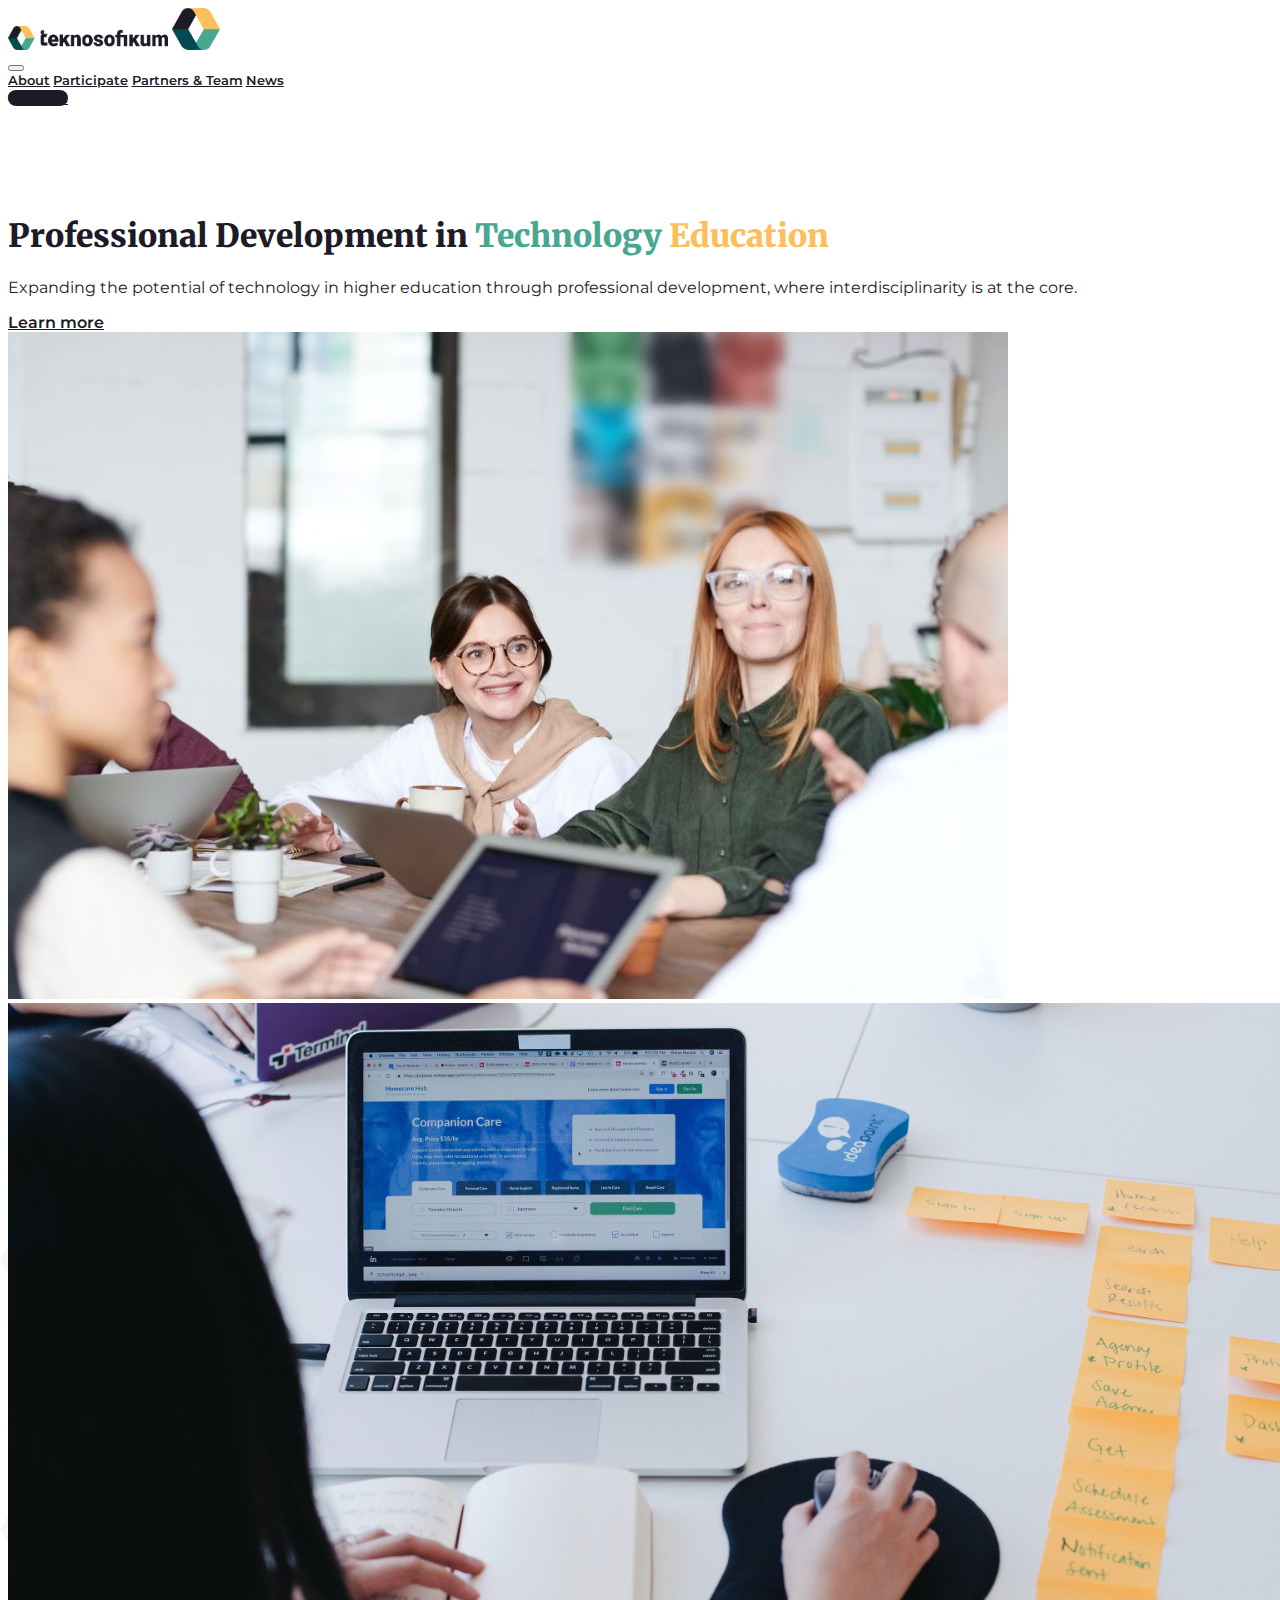
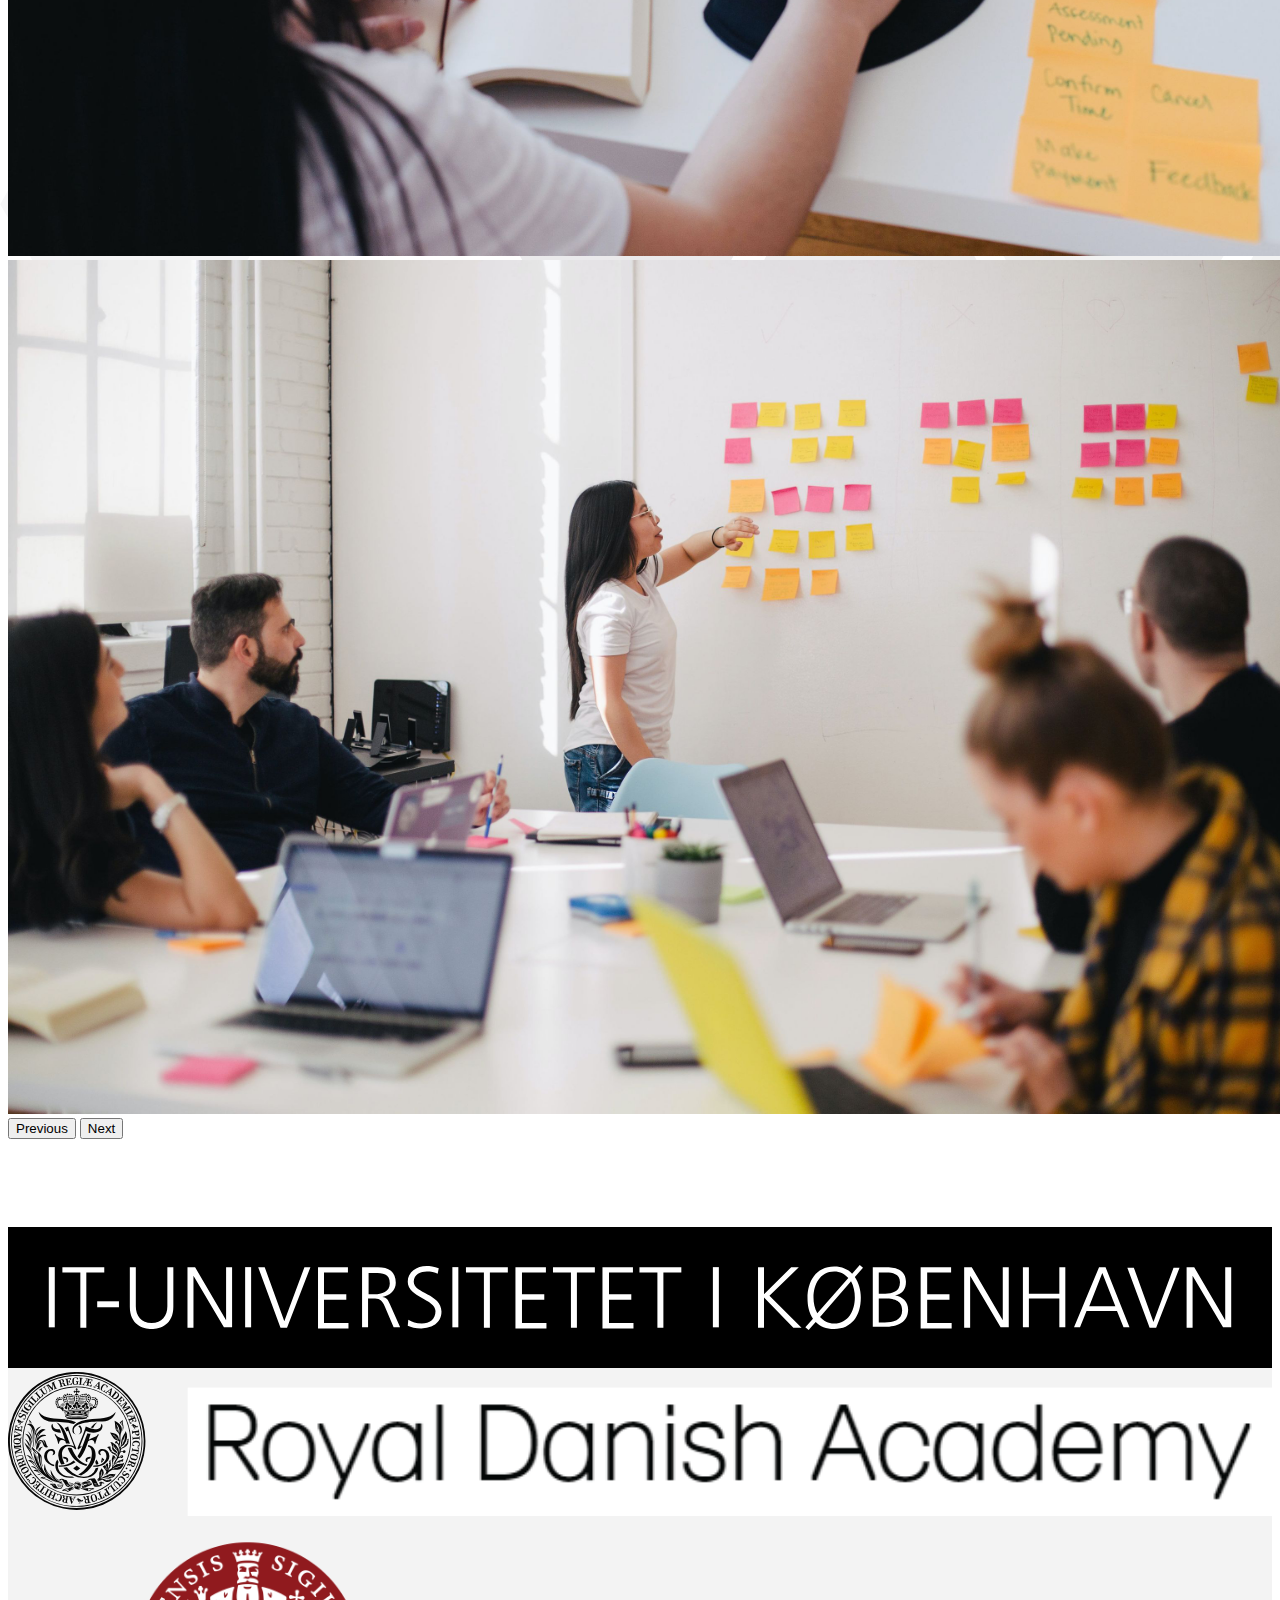
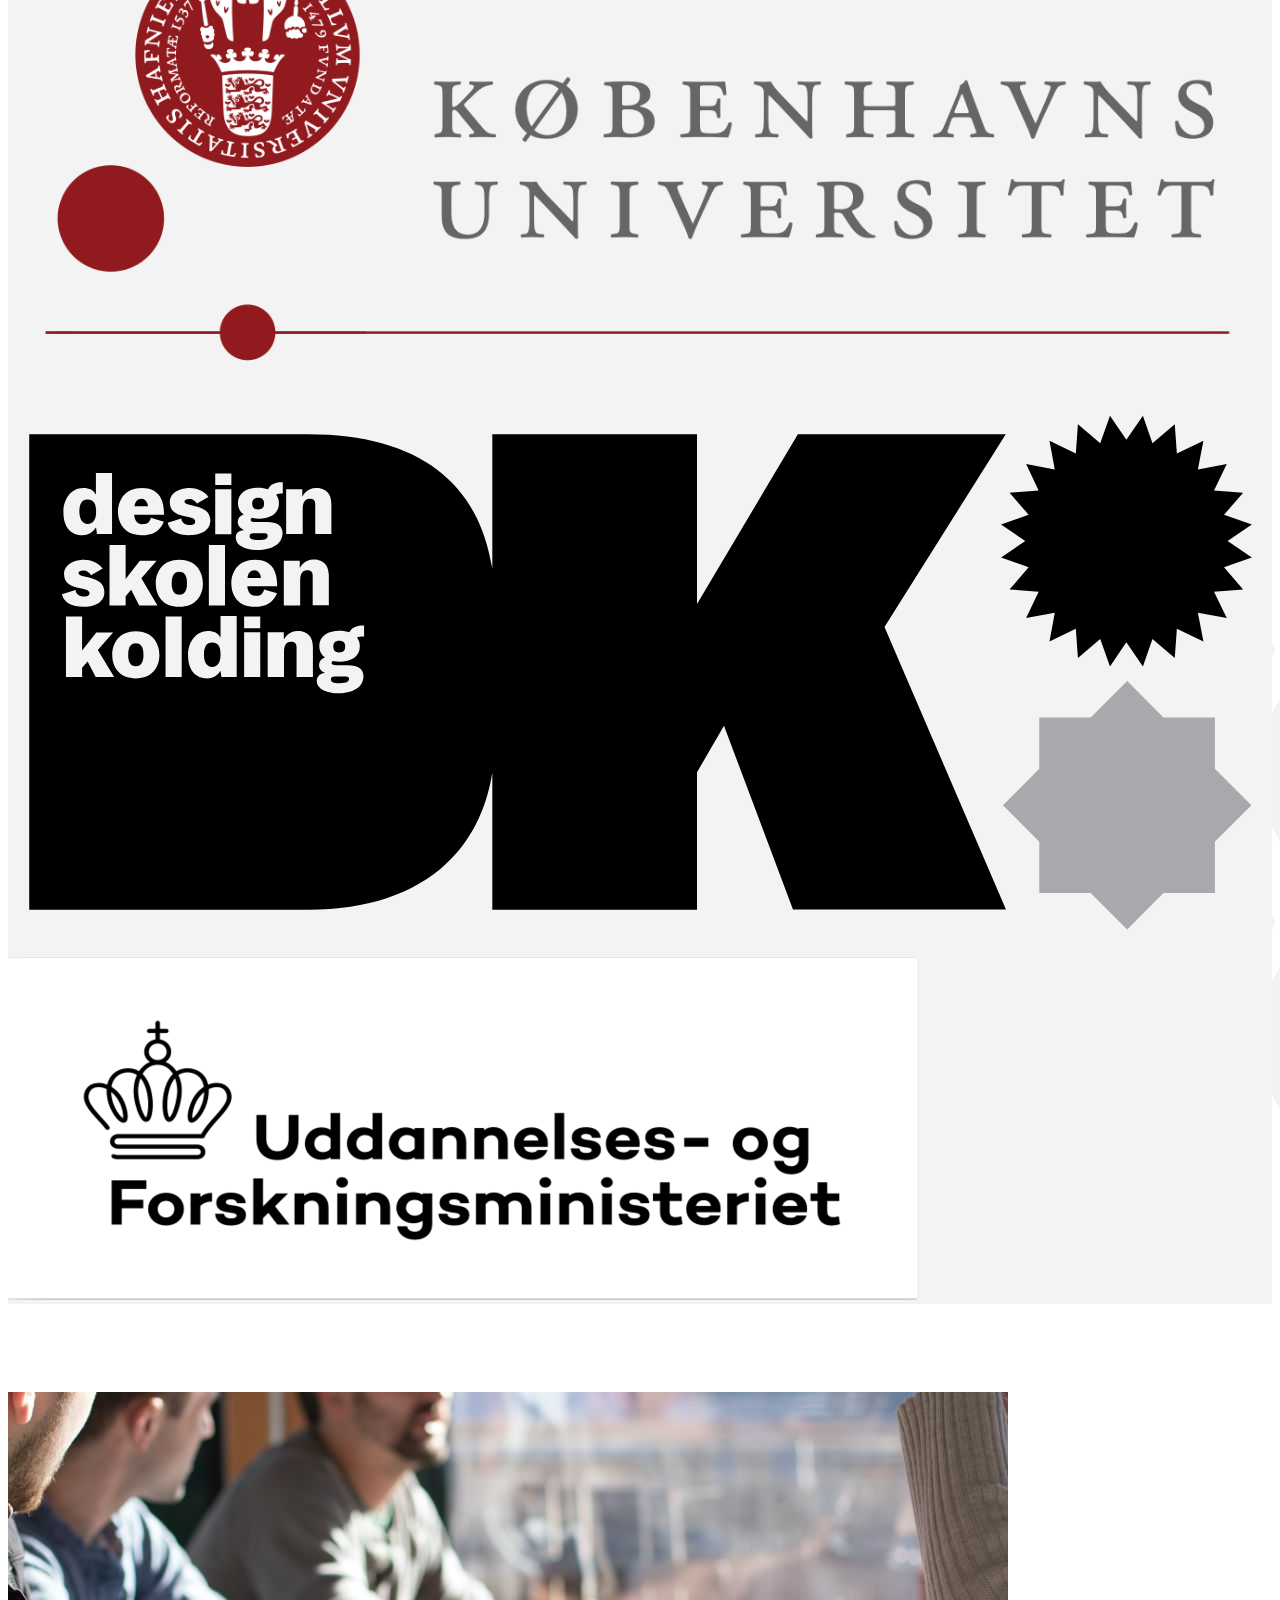
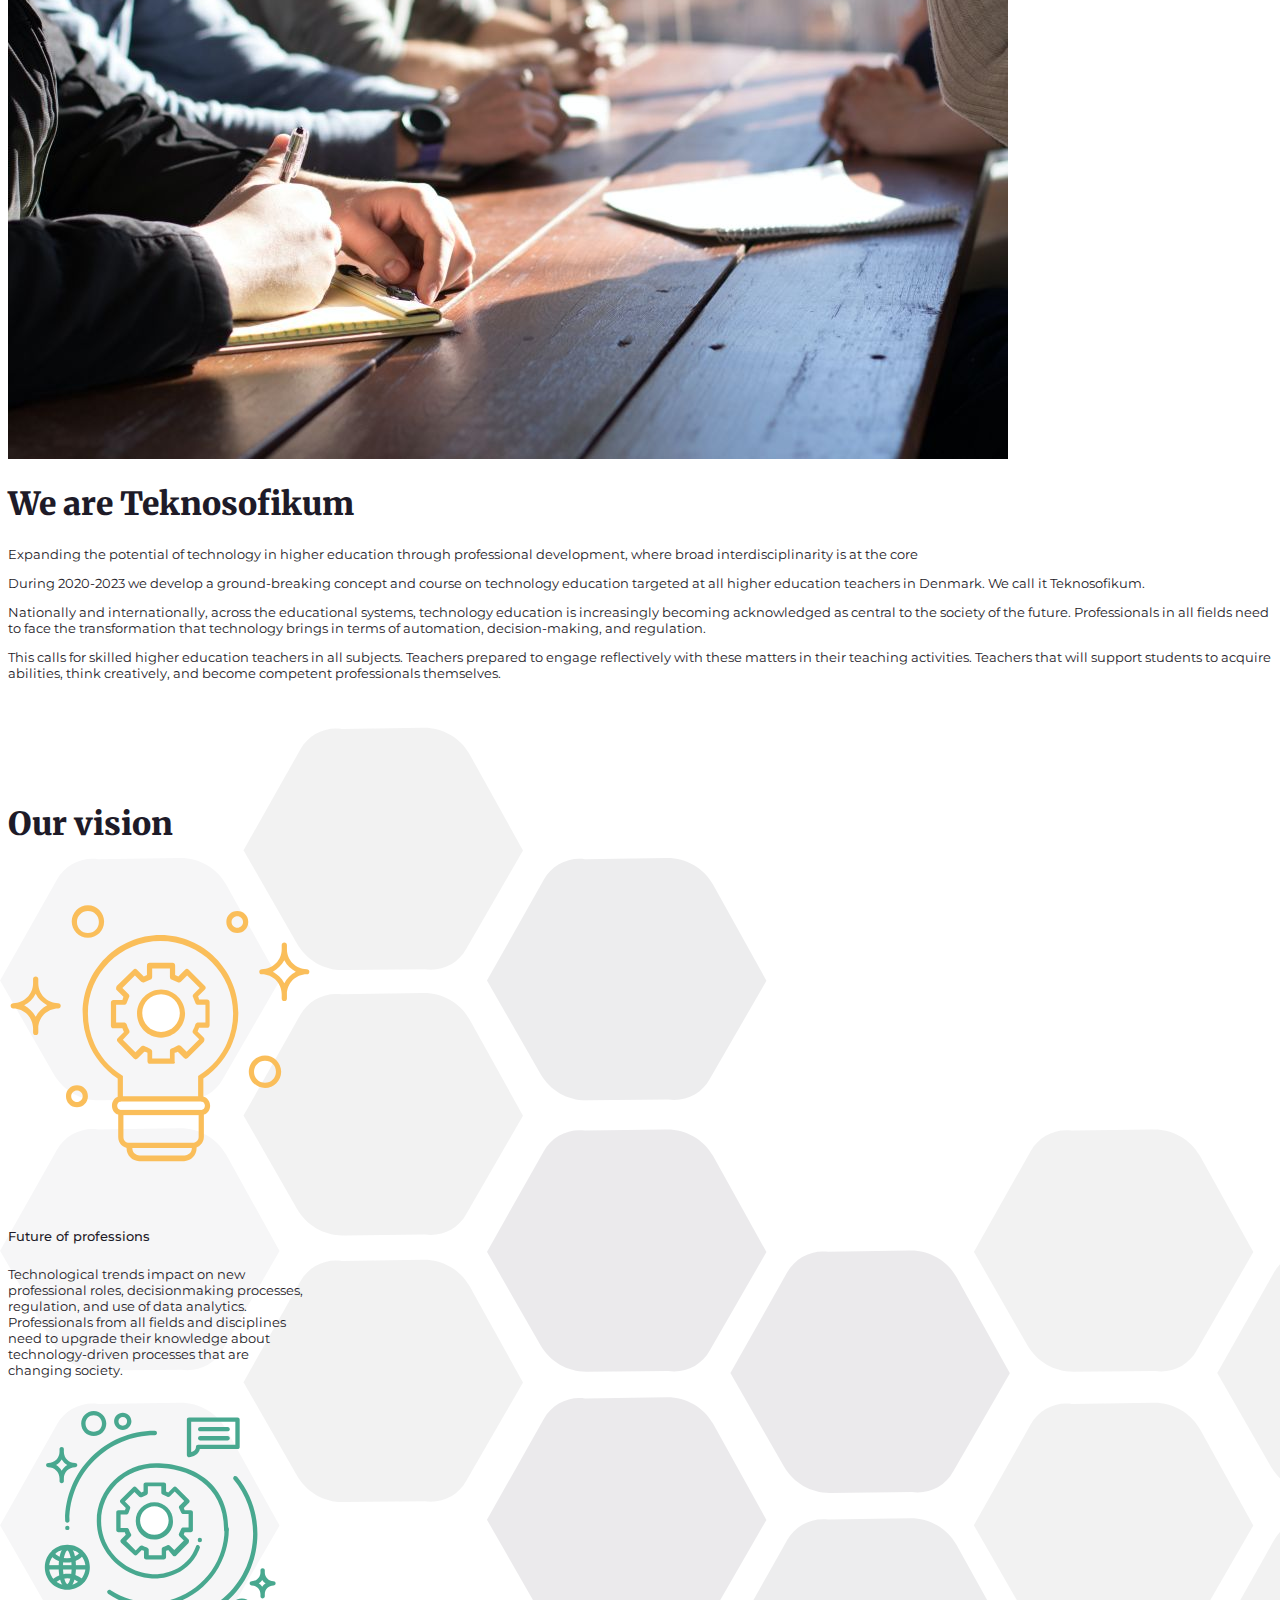
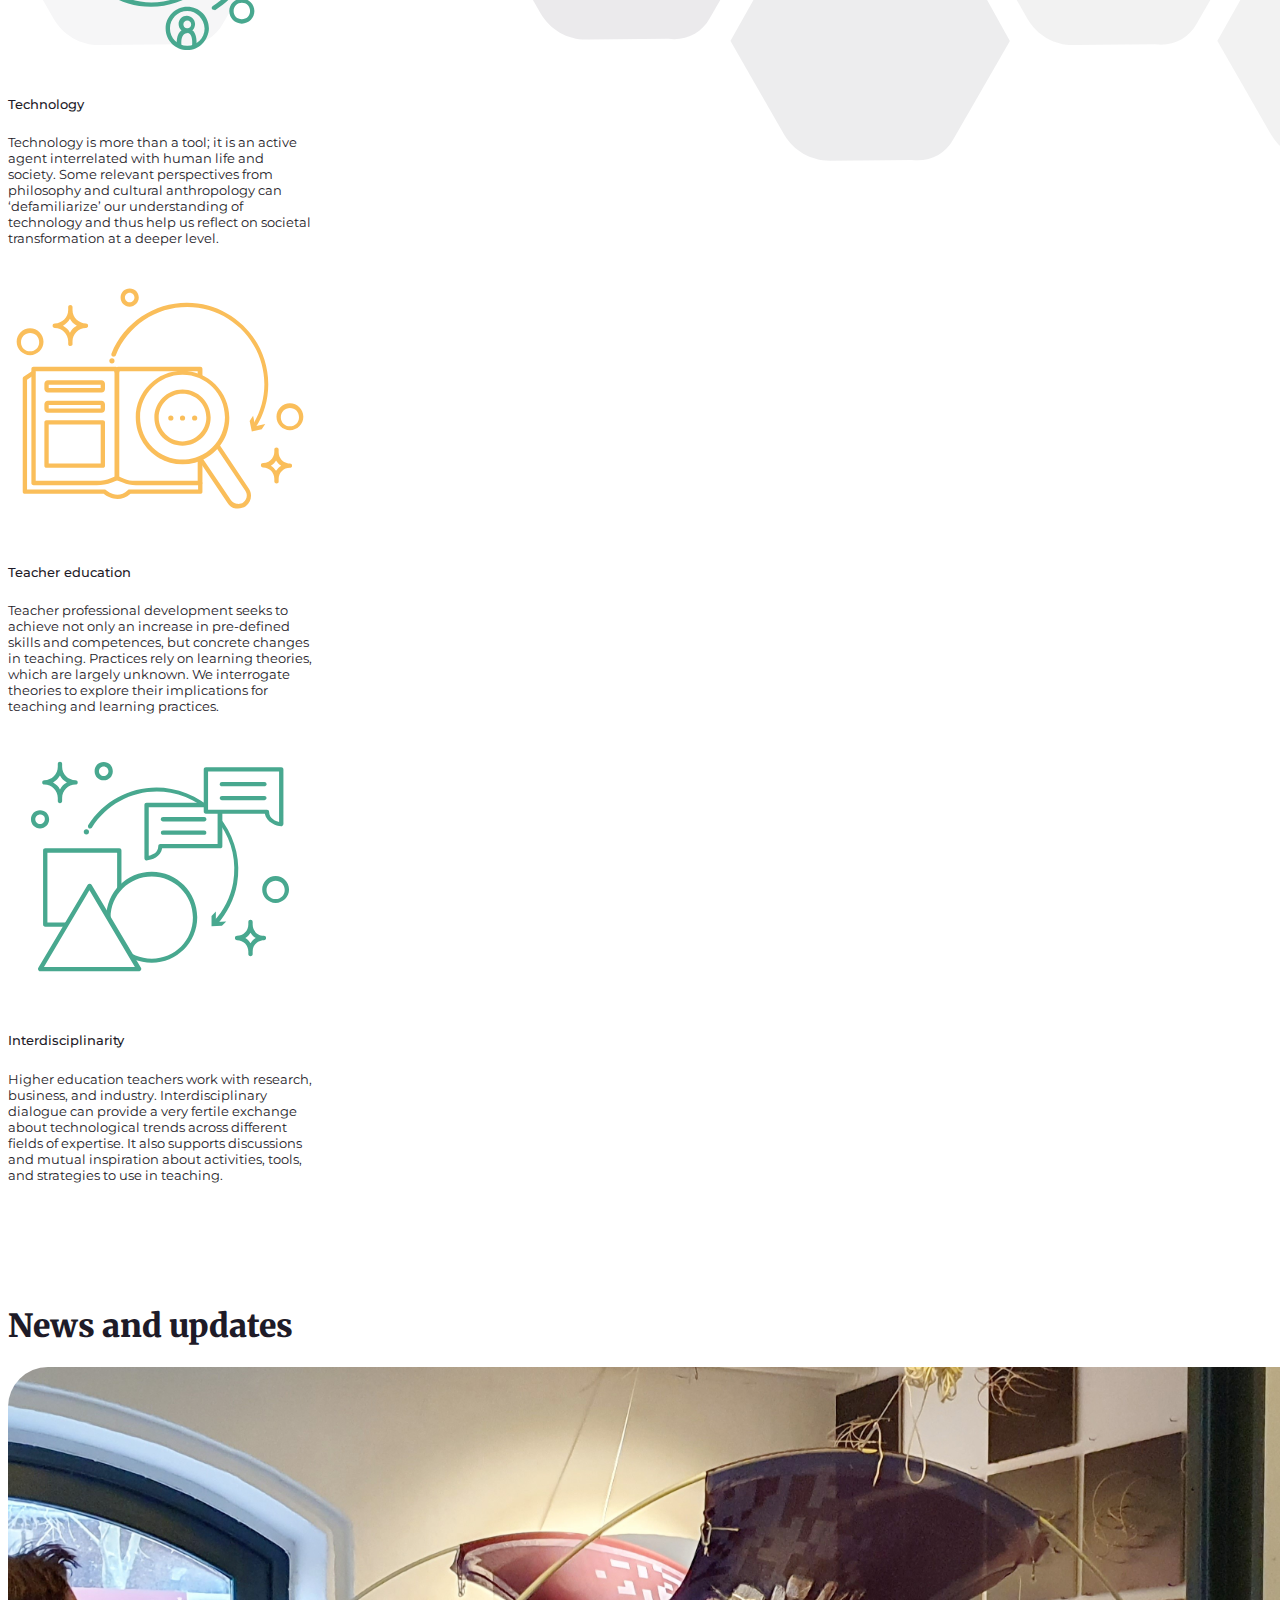
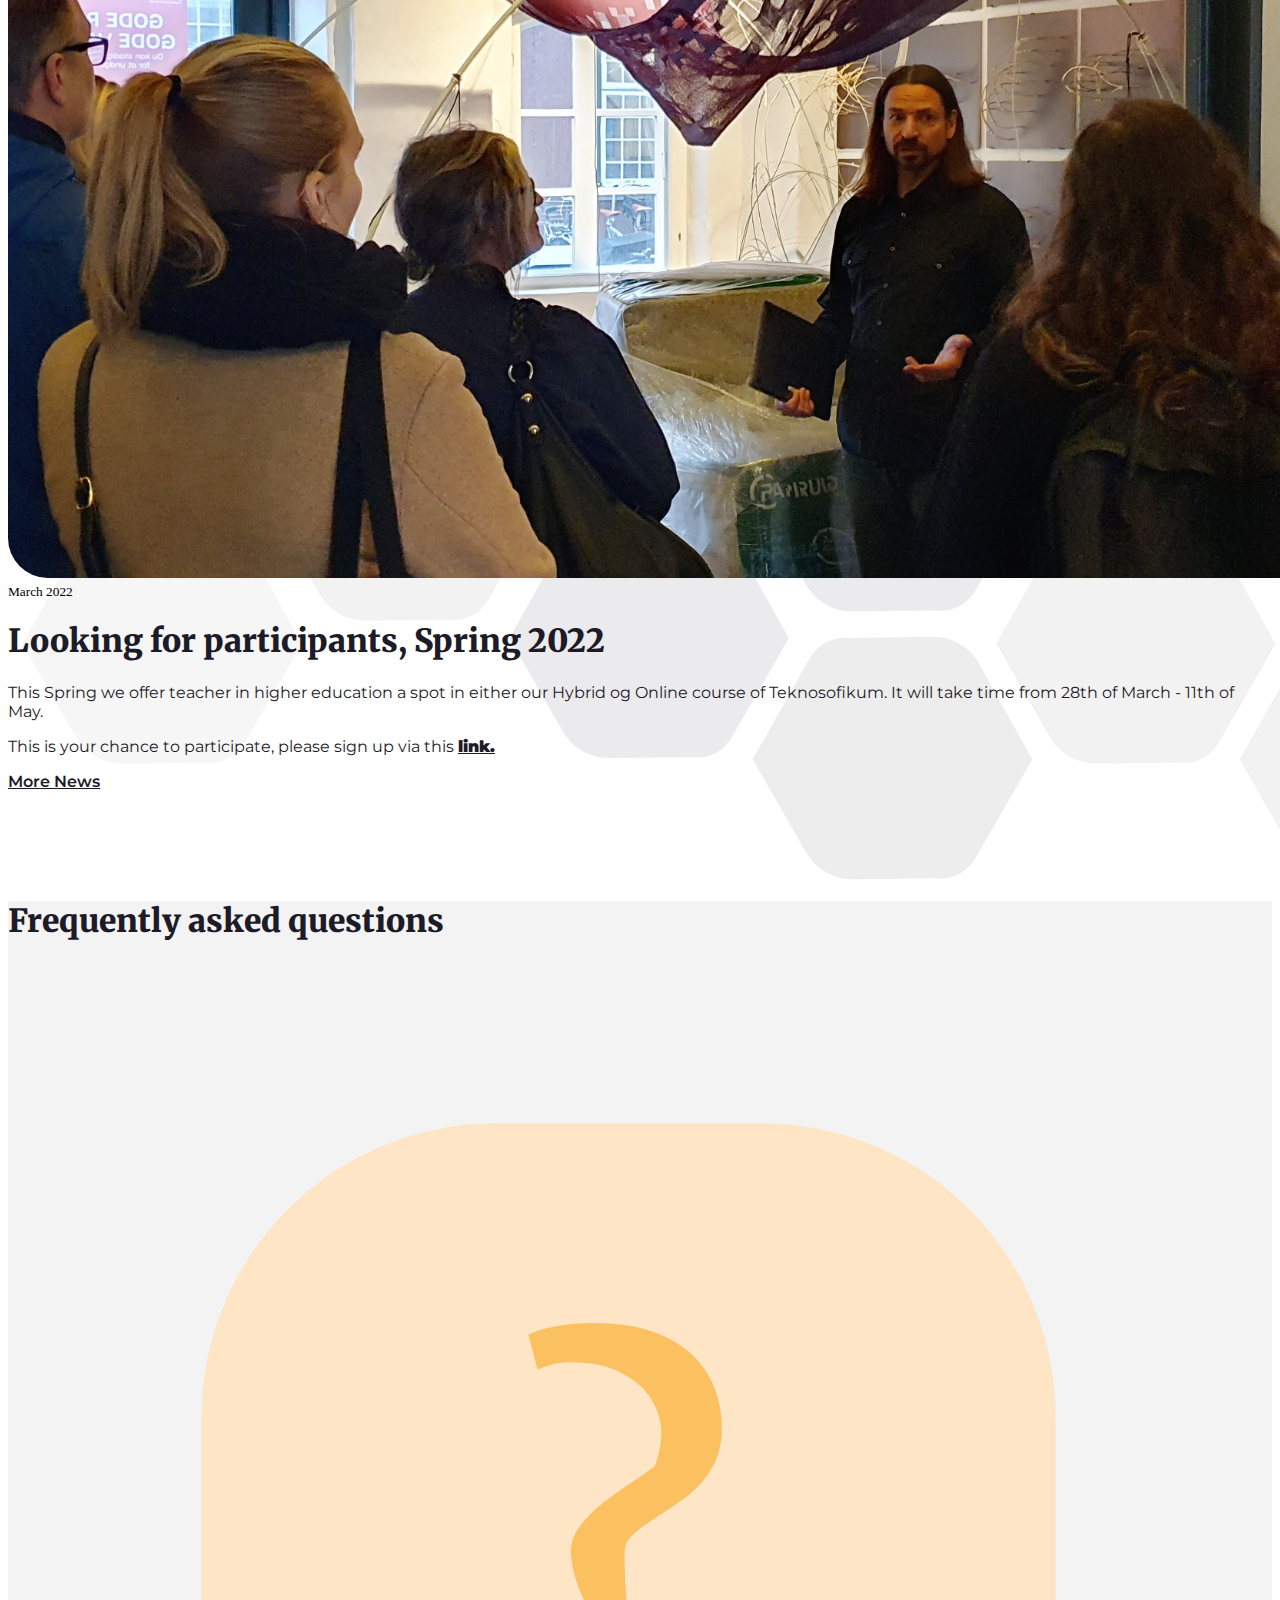
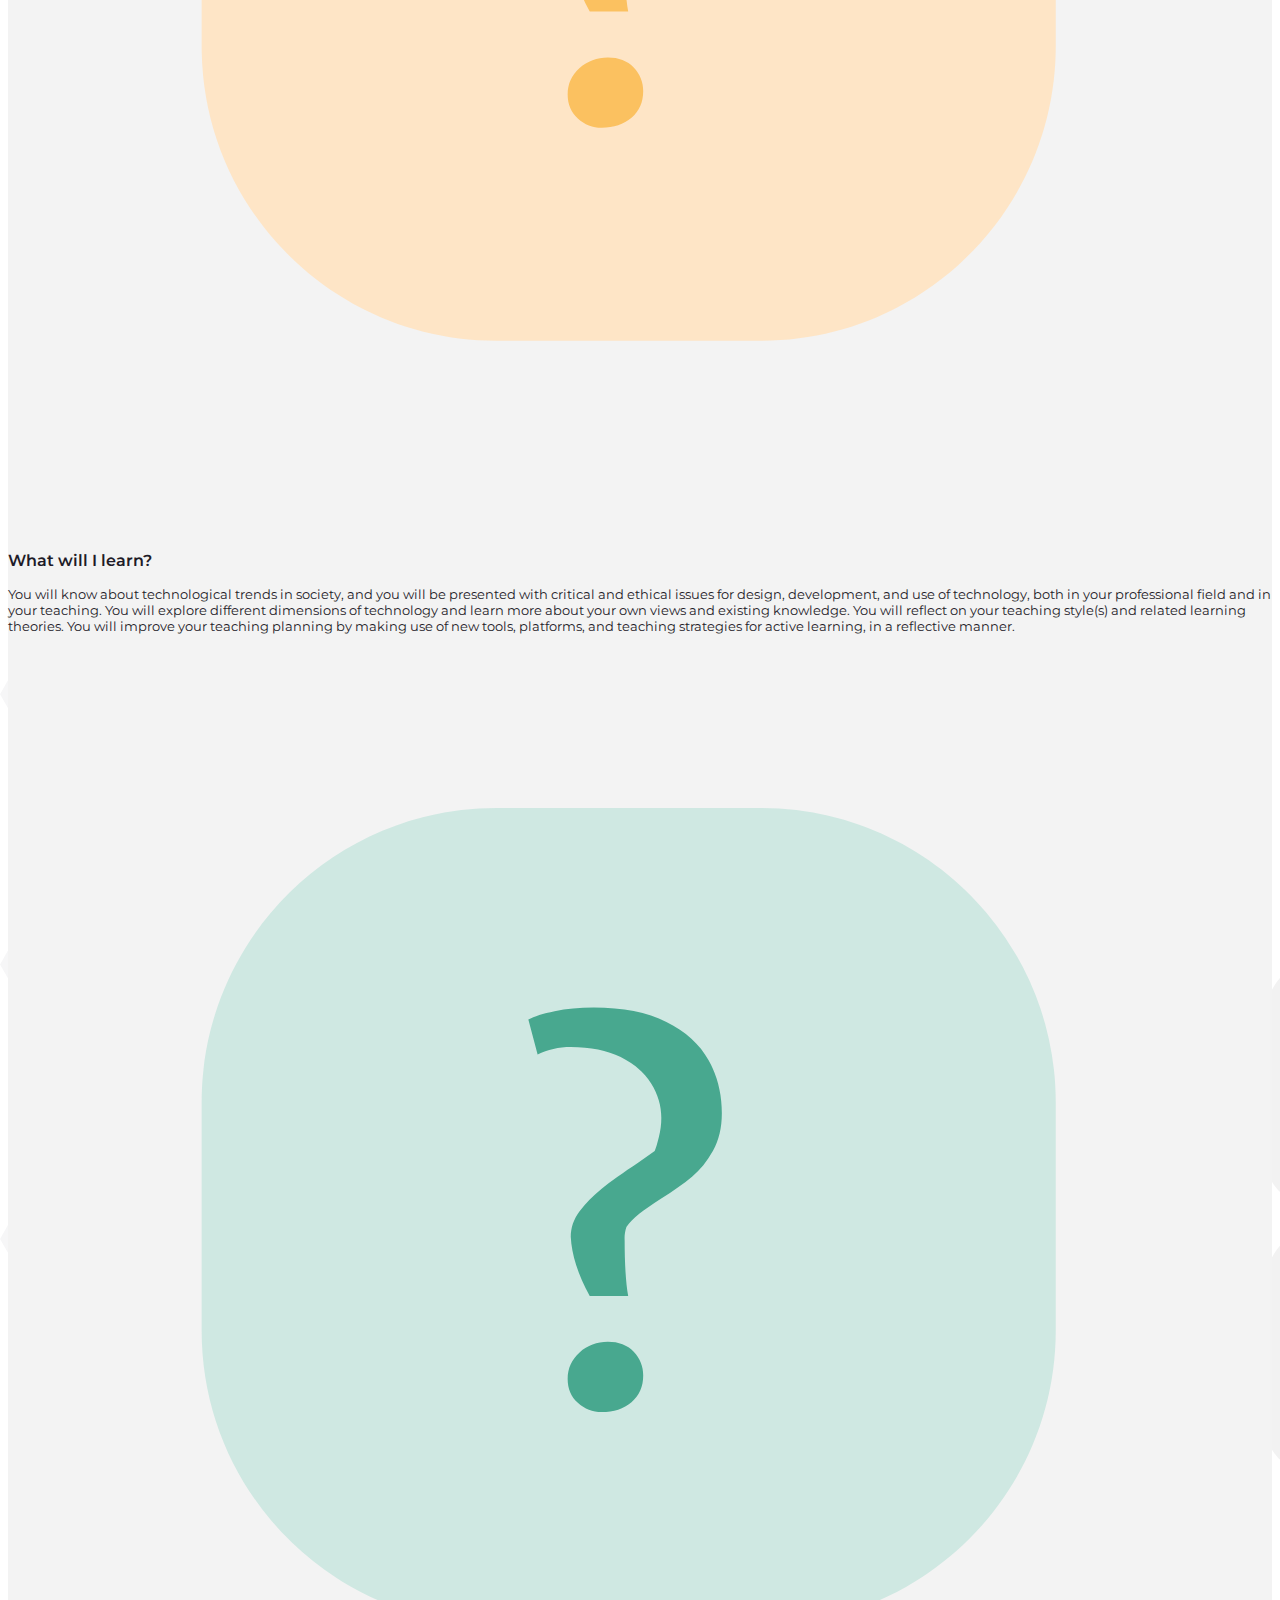
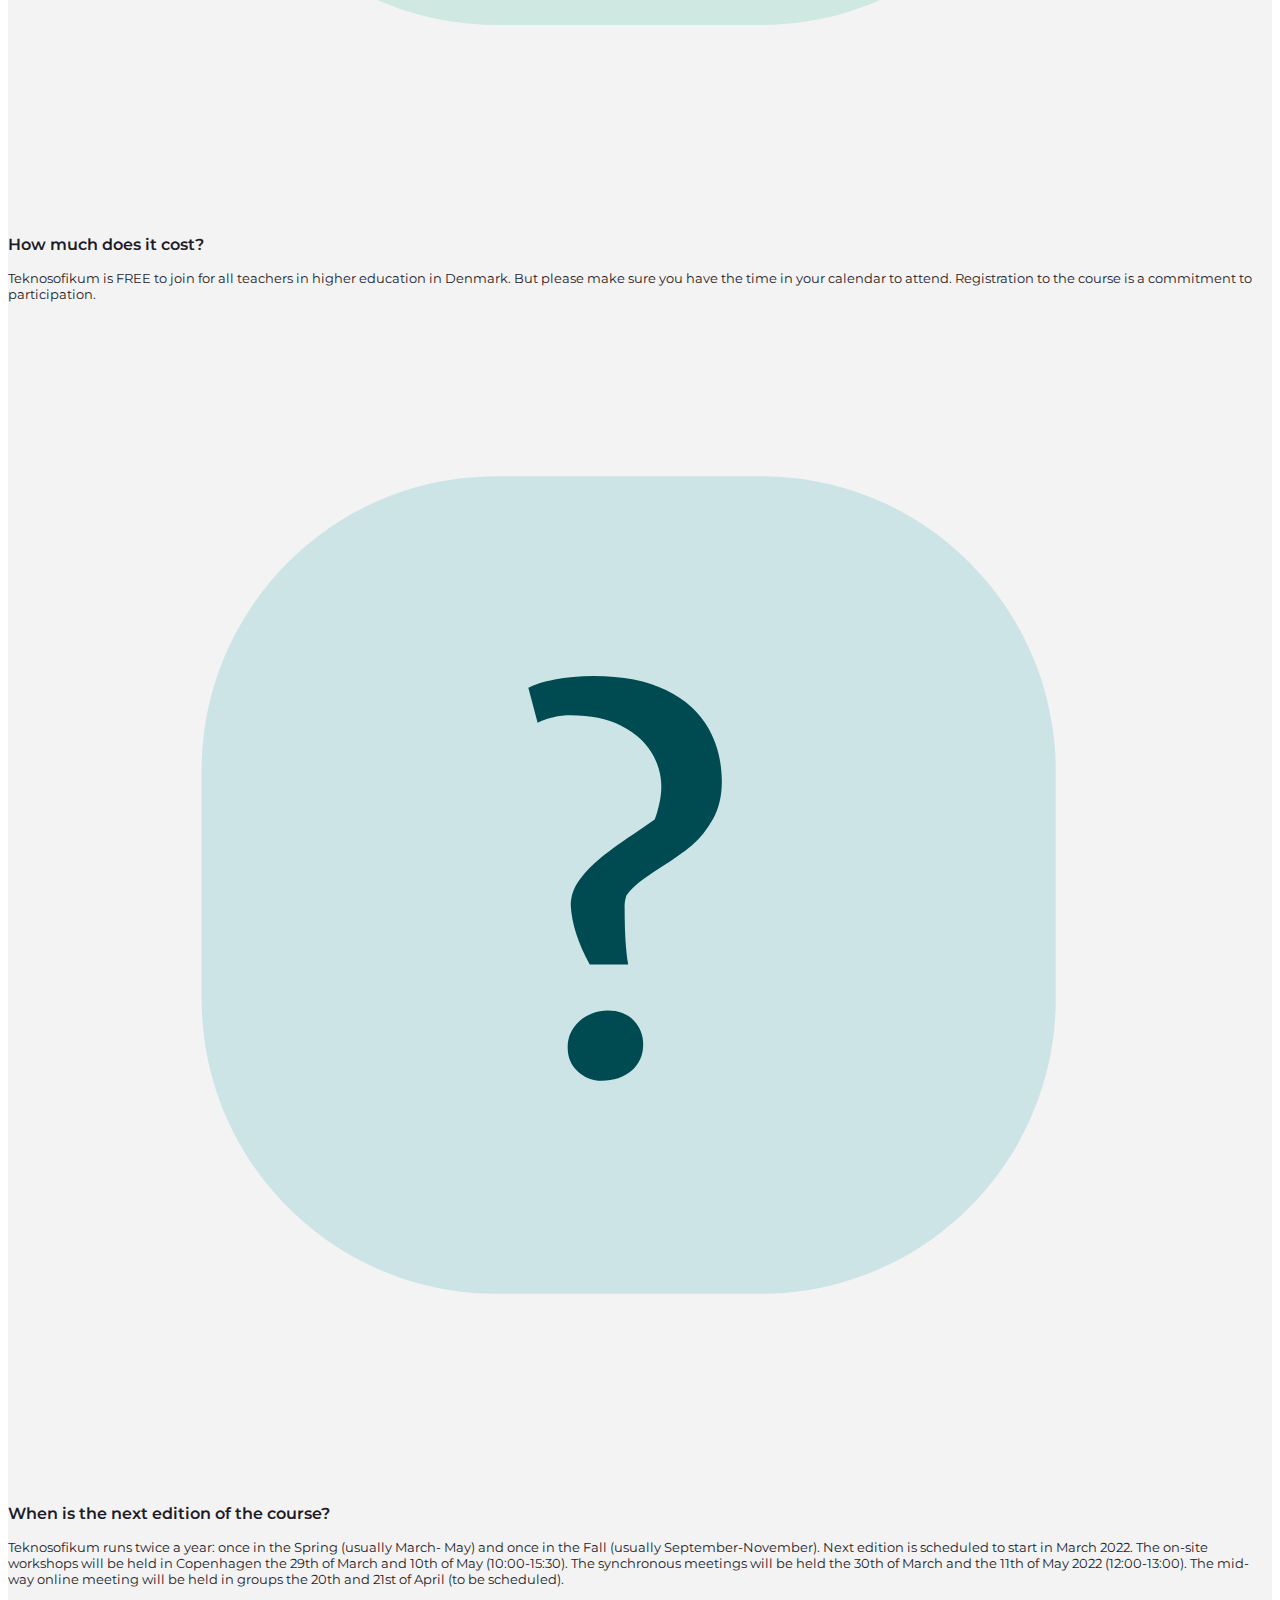
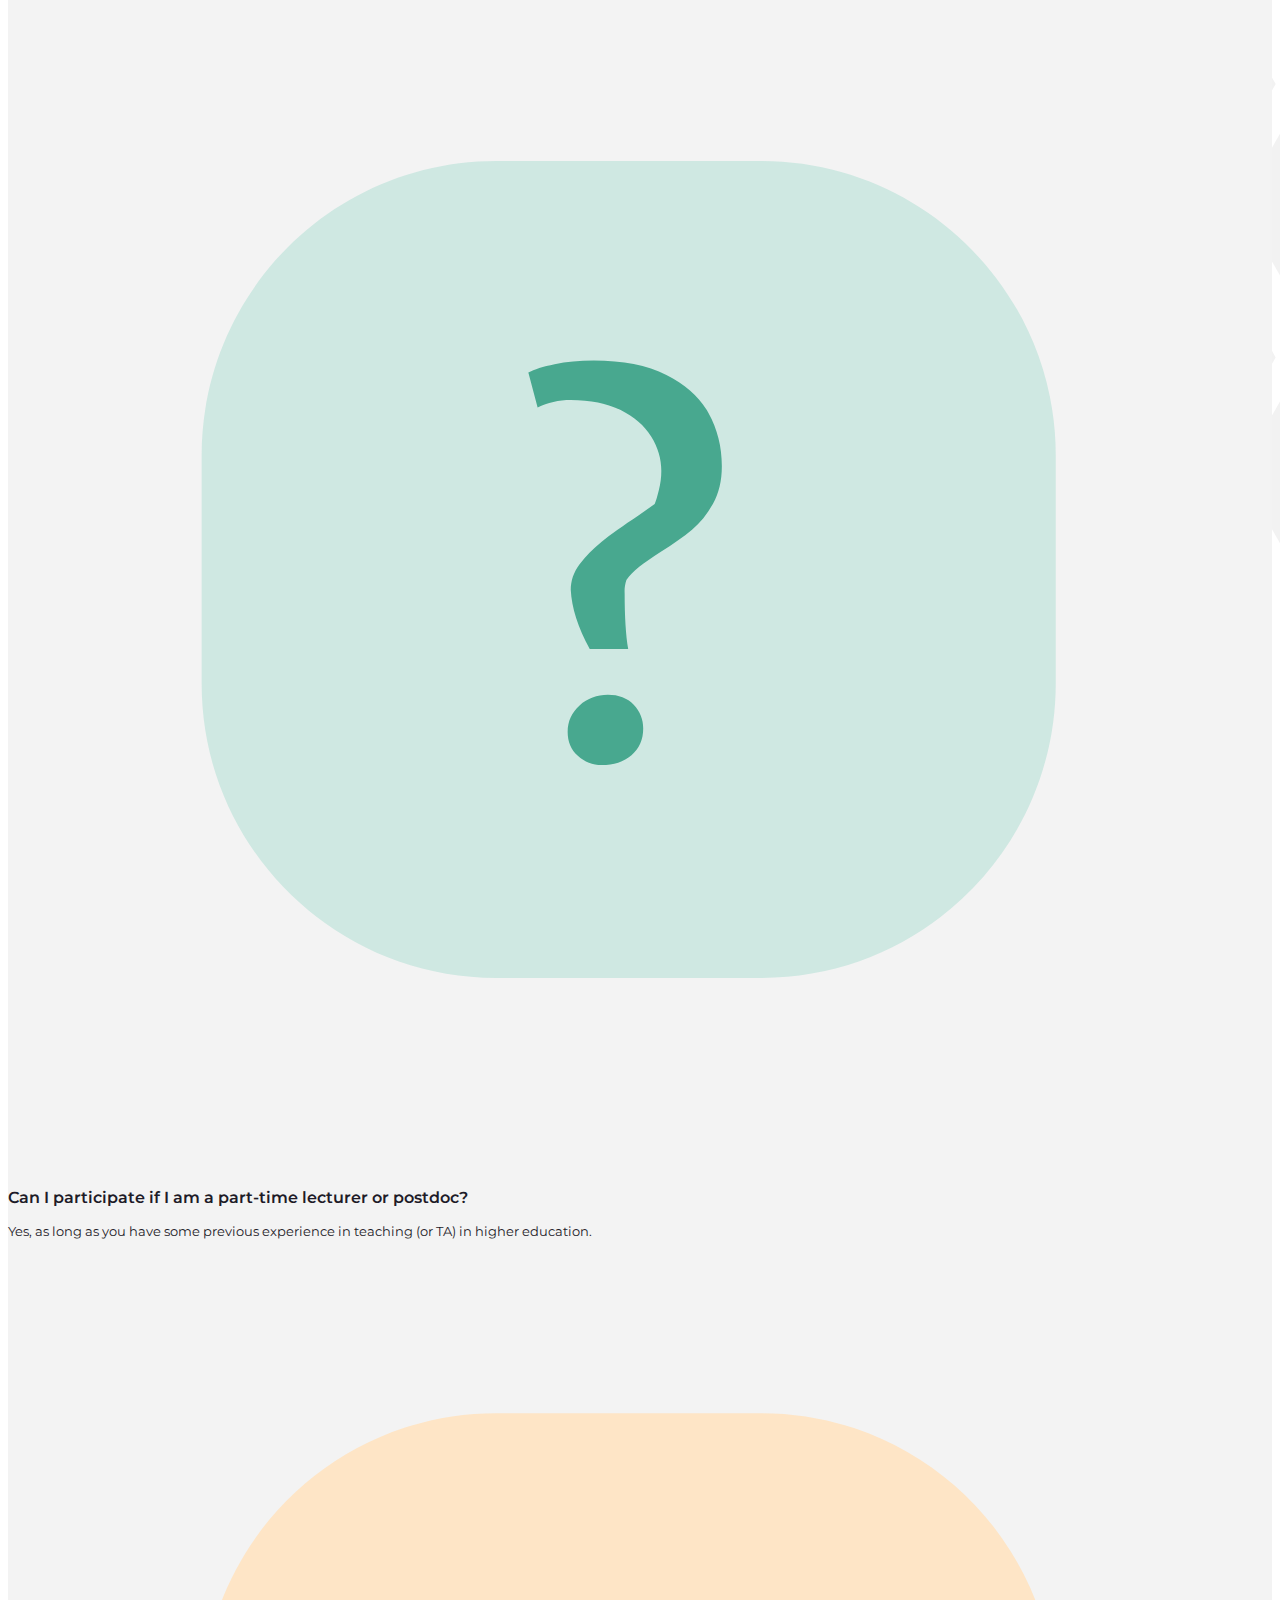
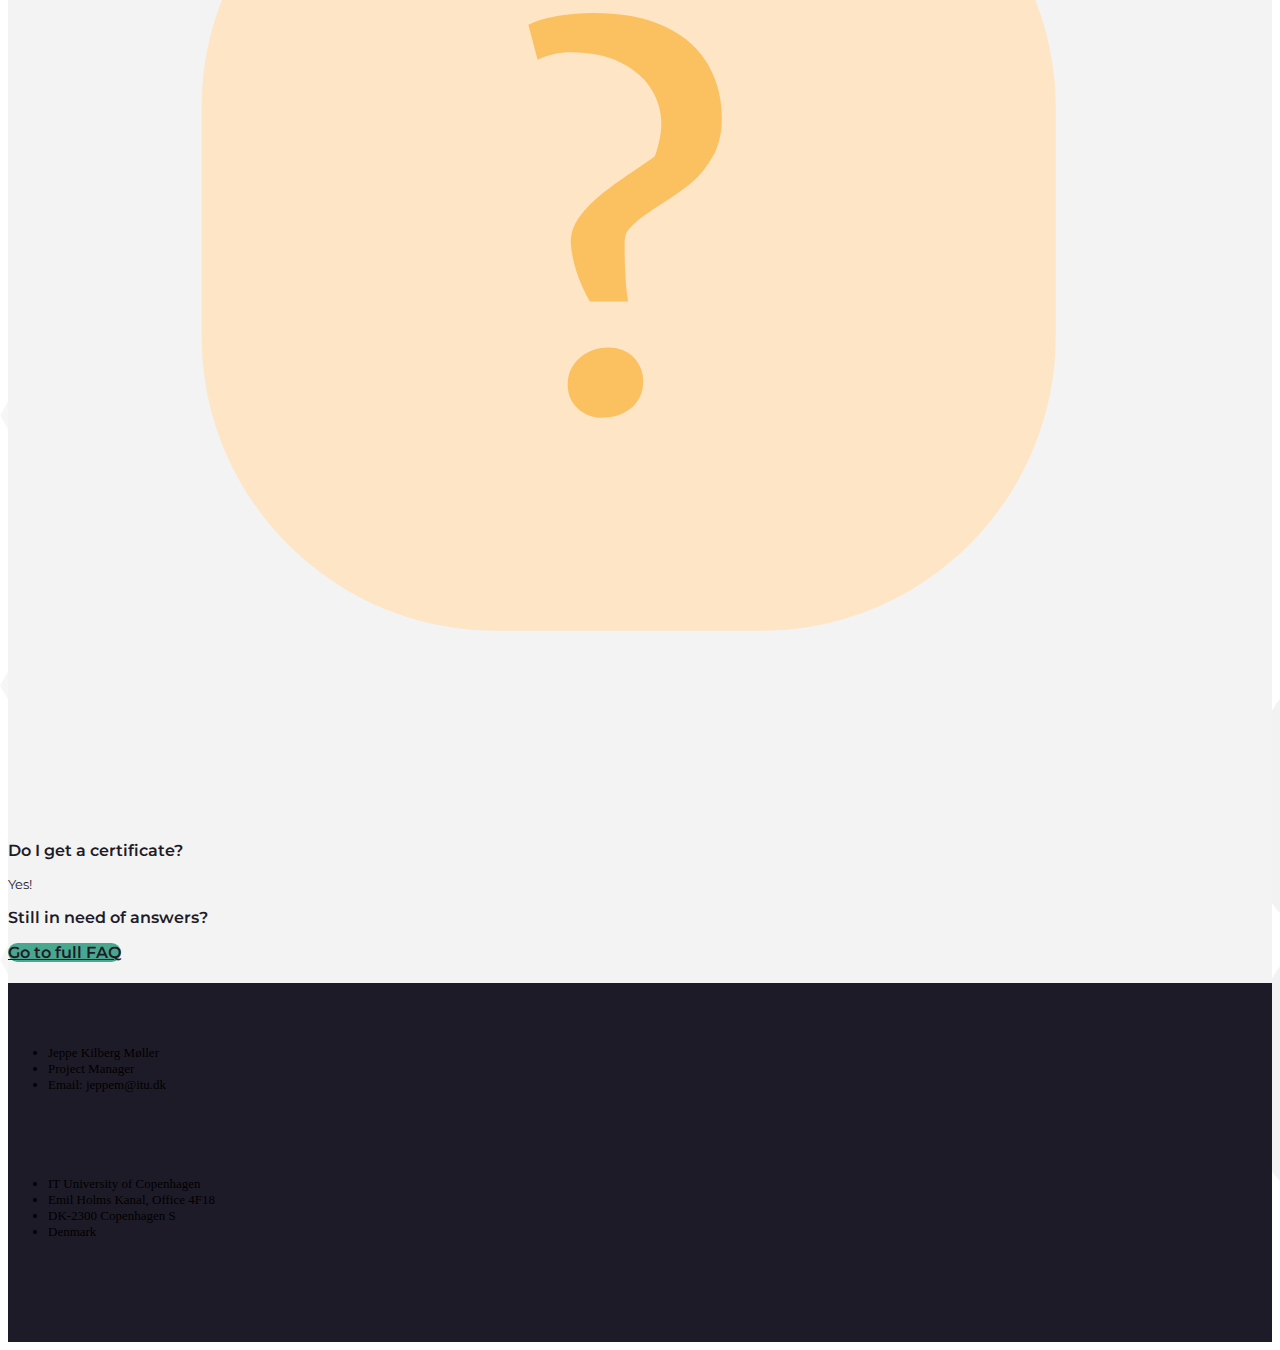
<file: index.html>
<!DOCTYPE html>
<html lang="en">
  <head>
    <meta charset="UTF-8" />
    <meta name="viewport" content="width=device-width, initial-scale=1.0" />
    <link
      href="https://cdn.jsdelivr.net/npm/bootstrap@5.1.3/dist/css/bootstrap.min.css"
      rel="stylesheet"
      integrity="sha384-1BmE4kWBq78iYhFldvKuhfTAU6auU8tT94WrHftjDbrCEXSU1oBoqyl2QvZ6jIW3"
      crossorigin="anonymous"
    />
    <link rel="stylesheet" type="text/css" href="style.css" />
    <title>Teknosofikum</title>
    <meta
      name="description"
      content="Professional development in technology education
    Expanding the potential of technology in higher education through professional development, with interdisciplinarity at the core."
    />
    <meta name="twitter:card" content="summary_large_image" />
    <meta name="twitter:title" content="Teknosofikum" />
    <meta
      name="twitter:description"
      content="Professional development in technology education
    Expanding the potential of technology in higher education through professional development, with interdisciplinarity at the core."
    />
    <meta name="twitter:site" content="@teknosofikum" />
    <meta
      name="twitter:image"
      content="https://www.teknosofikum.dk/pics/Front%20Page/Header%20Billede.jpg"
    />
    <meta name="twitter:creator" content="@teknosofikum" />
    <!-- add icon link -->
    <link rel="icon" href="/pics/Logo.png" type="image/x-icon" />
  </head>
  <body>
    <!-- Navbar -->
    <nav class="navbar navbar-expand-lg navbar-light">
      <div class="container">
        <div class="navbar-brand">
          <img
            src="/pics/Logo-w-Logotype.png"
            class="img-fluid d-none d-md-block"
            style="width: 10rem"
            alt="logo"
          />
          <img
            src="/pics/Logo.png"
            class="img-fluid d-md-none"
            style="width: 3rem"
            alt="logo"
          />
        </div>
        <button
          class="navbar-toggler"
          type="button"
          data-bs-toggle="collapse"
          data-bs-target="#navbarNavAltMarkup"
          aria-controls="navbarNavAltMarkup"
          aria-expanded="false"
          aria-label="Toggle navigation"
        >
          <span class="navbar-toggler-icon"></span>
        </button>
        <div
          class="collapse navbar-collapse justify-content-end navbar-links"
          id="navbarNavAltMarkup"
        >
          <a
            class="nav-link text-decoration-none text-dark mx-3"
            href="about.html"
            >About</a
          >
          <a
            class="nav-link text-decoration-none text-dark mx-3"
            href="participate.html"
            >Participate</a
          >
          <a
            class="nav-link text-decoration-none text-dark mx-3"
            href="partners.html"
            >Partners & Team</a
          >
          <a
            class="nav-link text-decoration-none text-dark mx-3"
            href="news.html"
            >News</a
          >
        </div>
        <div class="justify-content-end">
          <a
            class="btn purple-bg text-light navbar-links rounded-edges px-3 py-1"
            href="https://teknosofikum.itu.dk/my/"
            role="button"
            ><i class="bi bi-globe me-2"></i>Sign in</a
          >
        </div>
      </div>
    </nav>
    <!-- First section of the page with gallery -->
    <section class="full-screen">
      <div class="container">
        <div class="row justify-content-between align-items-center gx-5">
          <div class="col-sm-6">
            <h1>
              Professional Development in
              <span class="light-green">Technology</span>
              <span class="orange">Education</span>
            </h1>
            <p class="mt-3">
              Expanding the potential of technology in higher education through
              professional development, where interdisciplinarity is at the
              core.
            </p>
            <a
              class="btn btn-warning text-light mb-5 mt-3 rounded-edges px-4"
              href="about.html"
              role="button"
              >Learn more</a
            >
          </div>
          <div class="col-sm-6">
            <div
              id="carouselExampleControls"
              class="carousel slide"
              data-bs-ride="carousel"
            >
              <div class="carousel-inner">
                <div class="carousel-item active">
                  <img
                    src="pics/Front Page/Header Billede.jpg"
                    class="d-block w-100"
                    alt="Group of people"
                  />
                </div>
                <div class="carousel-item">
                  <img
                    src="pics/Front Page/header1.jpg"
                    class="d-block w-100"
                    alt="Group of people"
                  />
                </div>
                <div class="carousel-item">
                  <img
                    src="pics/Front Page/header2.jpg"
                    class="d-block w-100"
                    alt="Group of people"
                  />
                </div>
              </div>
              <button
                class="carousel-control-prev"
                type="button"
                data-bs-target="#carouselExampleControls"
                data-bs-slide="prev"
              >
                <span
                  class="carousel-control-prev-icon"
                  aria-hidden="true"
                ></span>
                <span class="visually-hidden">Previous</span>
              </button>
              <button
                class="carousel-control-next"
                type="button"
                data-bs-target="#carouselExampleControls"
                data-bs-slide="next"
              >
                <span
                  class="carousel-control-next-icon"
                  aria-hidden="true"
                ></span>
                <span class="visually-hidden">Next</span>
              </button>
            </div>
          </div>
        </div>
      </div>
    </section>
    <!--Partners logos -->
    <section>
      <div class="container-fluid">
        <a
          href="partners.html#partners"
          aria-label="link to about the partners site"
        >
          <div
            class="row justify-content-evenly align-items-center p-4 grey-bg"
          >
            <div class="col-sm-6 col-md-2">
              <img
                src="/pics/Team & Partners/Partner Logoer/ITU_logo_DK eps.svg"
                class="img-fluid my-4"
                alt="ITU"
              />
            </div>
            <div class="col-sm-6 col-md-2">
              <img
                src="/pics/Team & Partners/Partner Logoer/royaldanishacademy.svg"
                class="img-fluid my-4"
                alt="KDAK"
              />
            </div>
            <div class="col-sm-6 col-md-2">
              <img
                src="/pics/Team & Partners/Partner Logoer/ku_logo_dk_hh.png"
                class="img-fluid my-4"
                alt="KU"
              />
            </div>
            <div class="col-sm-6 col-md-2">
              <img
                src="/pics/Team & Partners/Partner Logoer/designskolen.svg"
                class="img-fluid my-4 p-4"
                alt="designskolen"
              />
            </div>
            <div class="col-sm-6 col-md-2">
              <img
                src="/pics/Team & Partners/Partner Logoer/uddannelses-forskningsministeriet.png"
                class="img-fluid my-4"
                alt="uddannelses-forskningsministeriet"
              />
            </div>
          </div>
        </a>
      </div>
    </section>
    <!-- We are Teknosofikum section -->
    <section class="full-screen">
      <div class="container">
        <div class="row align-items-center">
          <div class="col-sm-6">
            <img
              src="/pics/Front Page/We are Teknosofikum.jpg"
              class="img-fluid mb-3"
              alt="meeting photo"
            />
          </div>
          <div class="col-sm-5 offset-sm-1">
            <h1>We are Teknosofikum</h1>
            <div class="small-text">
              <p class="fw-bold">
                Expanding the potential of technology in higher education
                through professional development, where broad
                interdisciplinarity is at the core
              </p>
              <p>
                During 2020-2023 we develop a ground-breaking concept and course
                on technology education targeted at all higher education
                teachers in Denmark. We call it Teknosofikum.
              </p>
              <p>
                Nationally and internationally, across the educational systems,
                technology education is increasingly becoming acknowledged as
                central to the society of the future. Professionals in all
                fields need to face the transformation that technology brings in
                terms of automation, decision-making, and regulation.
              </p>
              <p>
                This calls for skilled higher education teachers in all
                subjects. Teachers prepared to engage reflectively with these
                matters in their teaching activities. Teachers that will support
                students to acquire abilities, think creatively, and become
                competent professionals themselves.
              </p>
            </div>
          </div>
        </div>
      </div>
    </section>
    <!-- Section containing four visions -->
    <section>
      <div class="container">
        <div class="row justify-content-center align-items-center">
          <div class="col-sm-12 text-sm-center">
            <h1 class="mt-5">Our vision</h1>
          </div>
        </div>

        <div class="row mt-5 justify-content-evenly text-center">
          <div
            class="card rounded-edges shadow col-md-6 mb-3"
            style="width: 19rem"
          >
            <img
              src="/pics/About/Piktogrammer/Future of Professions.svg"
              class="card-img-top h-50 p-4"
              alt="piktogram1"
            />
            <div class="card-body">
              <h5 class="card-title">Future of professions</h5>
              <p class="card-text small-text">
                Technological trends impact on new professional roles,
                decisionmaking processes, regulation, and use of data analytics.
                Professionals from all fields and disciplines need to upgrade
                their knowledge about technology-driven processes that are
                changing society.
              </p>
            </div>
          </div>
          <div
            class="card rounded-edges shadow col-md-6 mb-3"
            style="width: 19rem"
          >
            <img
              src="/pics/About/Piktogrammer/Technology.svg"
              class="card-img-top h-50 p-4"
              alt="piktogram2"
            />
            <div class="card-body">
              <h5 class="card-title">Technology</h5>
              <p class="card-text small-text">
                Technology is more than a tool; it is an active agent
                interrelated with human life and society. Some relevant
                perspectives from philosophy and cultural anthropology can
                ‘defamiliarize’ our understanding of technology and thus help us
                reflect on societal transformation at a deeper level.
              </p>
            </div>
          </div>
          <div
            class="card rounded-edges shadow col-md-6 mb-3"
            style="width: 19rem"
          >
            <img
              src="/pics/About/Piktogrammer/Teacher Education.svg"
              class="card-img-top h-50 p-4"
              alt="piktogram3"
            />
            <div class="card-body">
              <h5 class="card-title">Teacher education</h5>
              <p class="card-text small-text">
                Teacher professional development seeks to achieve not only an
                increase in pre-defined skills and competences, but concrete
                changes in teaching. Practices rely on learning theories, which
                are largely unknown. We interrogate theories to explore their
                implications for teaching and learning practices.
              </p>
            </div>
          </div>
          <div
            class="card rounded-edges shadow col-md-6 mb-3"
            style="width: 19rem"
          >
            <img
              src="/pics/About/Piktogrammer/Interdisciplinary.svg"
              class="card-img-top h-50 p-4"
              alt="piktogram4"
            />
            <div class="card-body">
              <h5 class="card-title">Interdisciplinarity</h5>
              <p class="card-text small-text">
                Higher education teachers work with research, business, and
                industry. Interdisciplinary dialogue can provide a very fertile
                exchange about technological trends across different fields of
                expertise. It also supports discussions and mutual inspiration
                about activities, tools, and strategies to use in teaching.
              </p>
            </div>
          </div>
        </div>
      </div>
    </section>
    <!-- Section containing news -->
    <section class="full-screen">
      <div class="container">
        <div class="row">
          <div class="col-sm-12">
            <h1 class="my-5">News and updates</h1>
          </div>
        </div>

        <div class="row shadow g-0 rounded-edges bg-light mb-4">
          <div class="col-md-6">
            <img
              src="/pics/News/teknosofikum_teched_teaching_participants2.jpg"
              class="img-fluid pic-round-edge-left"
              alt="photo of Teknosofikum participants"
            />
          </div>
          <div class="col-md-6">
            <small class="mx-5">March 2022</small>
            <h1 class="mt-3 mx-5">Looking for participants, Spring 2022</h1>
            <p class="mx-5">
              This Spring we offer teacher in higher education a spot in either
              our Hybrid og Online course of Teknosofikum. It will take time
              from 28th of March - 11th of May.
            </p>
            <p class="mx-5">
              This is your chance to participate, please sign up via this
              <a
                href="https://www.teknosofikum.dk/participate.html#participate"
                class="text-decoration-none text-dark"
                ><b>link.</b></a
              >
            </p>
          </div>
        </div>
        <div class="row justify-content-center">
          <a
            class="btn btn-warning text-light col-sm-2 my-5 rounded-edges px-5"
            href="news.html"
            role="button"
            >More News</a
          >
        </div>
      </div>
    </section>
    <!-- section - FAQ  -->
    <section class="grey-bg">
      <div class="container">
        <div class="row">
          <div class="col-sm-6 my-5">
            <h1>Frequently asked questions</h1>
          </div>
        </div>

        <div class="row align-items-start justify-content-evenly">
          <div class="col-sm-4">
            <img
              src="/pics/Front Page/Gul.svg"
              class="w-25"
              alt="yellow questionmark"
            />
            <p class="small-headline">What will I learn?</p>
            <p class="small-text">
              You will know about technological trends in society, and you will
              be presented with critical and ethical issues for design,
              development, and use of technology, both in your professional
              field and in your teaching. You will explore different dimensions
              of technology and learn more about your own views and existing
              knowledge. You will reflect on your teaching style(s) and related
              learning theories. You will improve your teaching planning by
              making use of new tools, platforms, and teaching strategies for
              active learning, in a reflective manner.
            </p>
          </div>
          <div class="col-sm-4">
            <img
              src="/pics/Front Page/Blågrøn lys.svg"
              class="w-25"
              alt="green questionmark"
            />
            <p class="small-headline">How much does it cost?</p>
            <p class="small-text">
              Teknosofikum is FREE to join for all teachers in higher education
              in Denmark. But please make sure you have the time in your
              calendar to attend. Registration to the course is a commitment to
              participation.
            </p>
          </div>
          <div class="col-sm-4">
            <img
              src="/pics/Front Page/Blå.svg"
              class="w-25"
              alt="blue questionmark"
            />
            <p class="small-headline">
              When is the next edition of the course?
            </p>
            <p class="small-text">
              Teknosofikum runs twice a year: once in the Spring (usually March-
              May) and once in the Fall (usually September-November). Next
              edition is scheduled to start in March 2022. The on-site workshops
              will be held in Copenhagen the 29th of March and 10th of May
              (10:00-15:30). The synchronous meetings will be held the 30th of
              March and the 11th of May 2022 (12:00-13:00). The mid-way online
              meeting will be held in groups the 20th and 21st of April (to be
              scheduled).
            </p>
          </div>
        </div>
        <div class="row align-items-start justify-content-evenly">
          <div class="col-sm-4">
            <img
              src="/pics/Front Page/Blågrøn lys.svg"
              class="w-25"
              alt="blue-green questionmark"
            />
            <p class="small-headline">
              Can I participate if I am a part-time lecturer or postdoc?
            </p>
            <p class="small-text">
              Yes, as long as you have some previous experience in teaching (or
              TA) in higher education.
            </p>
          </div>
          <div class="col-sm-4">
            <img
              src="/pics/Front Page/Gul.svg"
              class="w-25"
              alt="yellow questionmark"
            />
            <p class="small-headline">Do I get a certificate?</p>
            <p class="small-text">Yes!</p>
          </div>
          <div
            class="col-sm-3 offset-sm-1 text-center shadow rounded-edges mt-4 py-4"
          >
            <p class="small-headline">Still in need of answers?</p>
            <a
              class="btn green-bg text-light rounded-edges px-5"
              href="participate.html#faq"
              role="button"
              >Go to full FAQ</a
            >
          </div>
        </div>
      </div>
      <!-- footer -->
      <div class="container-fluid mt-5 purple-bg text-light p-5">
        <div class="container">
          <div class="row justify-content-center">
            <div class="col-sm-4">
              <h1 class="fs-3 text-light">Contact us</h1>
              <ul class="list-unstyled small-text">
                <li>Jeppe Kilberg Møller</li>
                <li>Project Manager</li>
                <li>Email: jeppem@itu.dk</li>
              </ul>
            </div>
            <div class="col-sm-4">
              <h1 class="fs-3 text-light">Find us</h1>
              <ul class="list-unstyled small-text">
                <li>IT University of Copenhagen</li>
                <li>Emil Holms Kanal, Office 4F18</li>
                <li>DK-2300 Copenhagen S</li>
                <li>Denmark</li>
              </ul>
            </div>
            <div class="col-sm-4">
              <h1 class="fs-3 text-light">Follow us</h1>
              <a href="https://twitter.com/teknosofikum"
                ><i class="bi fs-1 bi-twitter m-3 text-light d-block"></i
              ></a>
              <a
                href="https://www.was.digst.dk/teknosofikum-dk"
                class="text-light text-small text-decoration-none"
                >Tilgængelighedserklæring</a
              >
            </div>
          </div>
        </div>
      </div>
    </section>

    <script
      src="https://cdn.jsdelivr.net/npm/bootstrap@5.1.3/dist/js/bootstrap.bundle.min.js"
      integrity="sha384-ka7Sk0Gln4gmtz2MlQnikT1wXgYsOg+OMhuP+IlRH9sENBO0LRn5q+8nbTov4+1p"
      crossorigin="anonymous"
    ></script>
  </body>
</html>
</file>
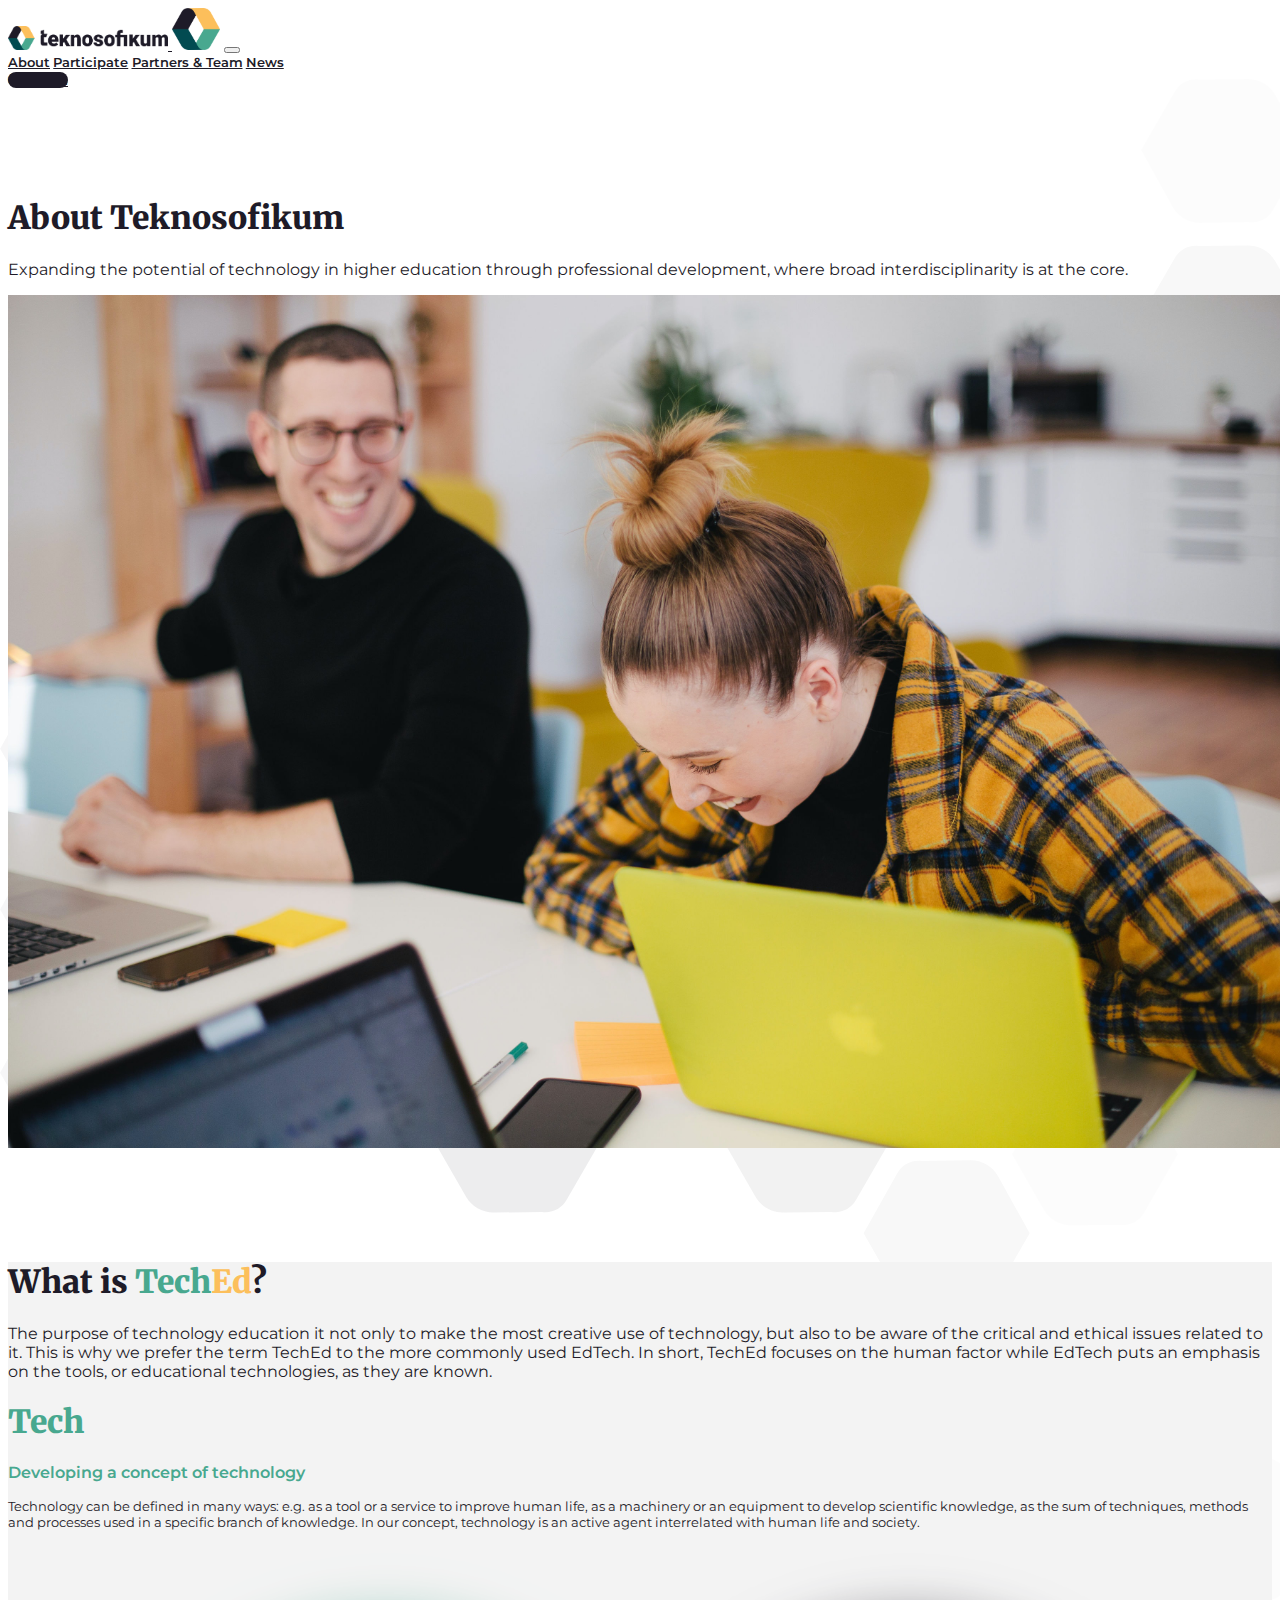
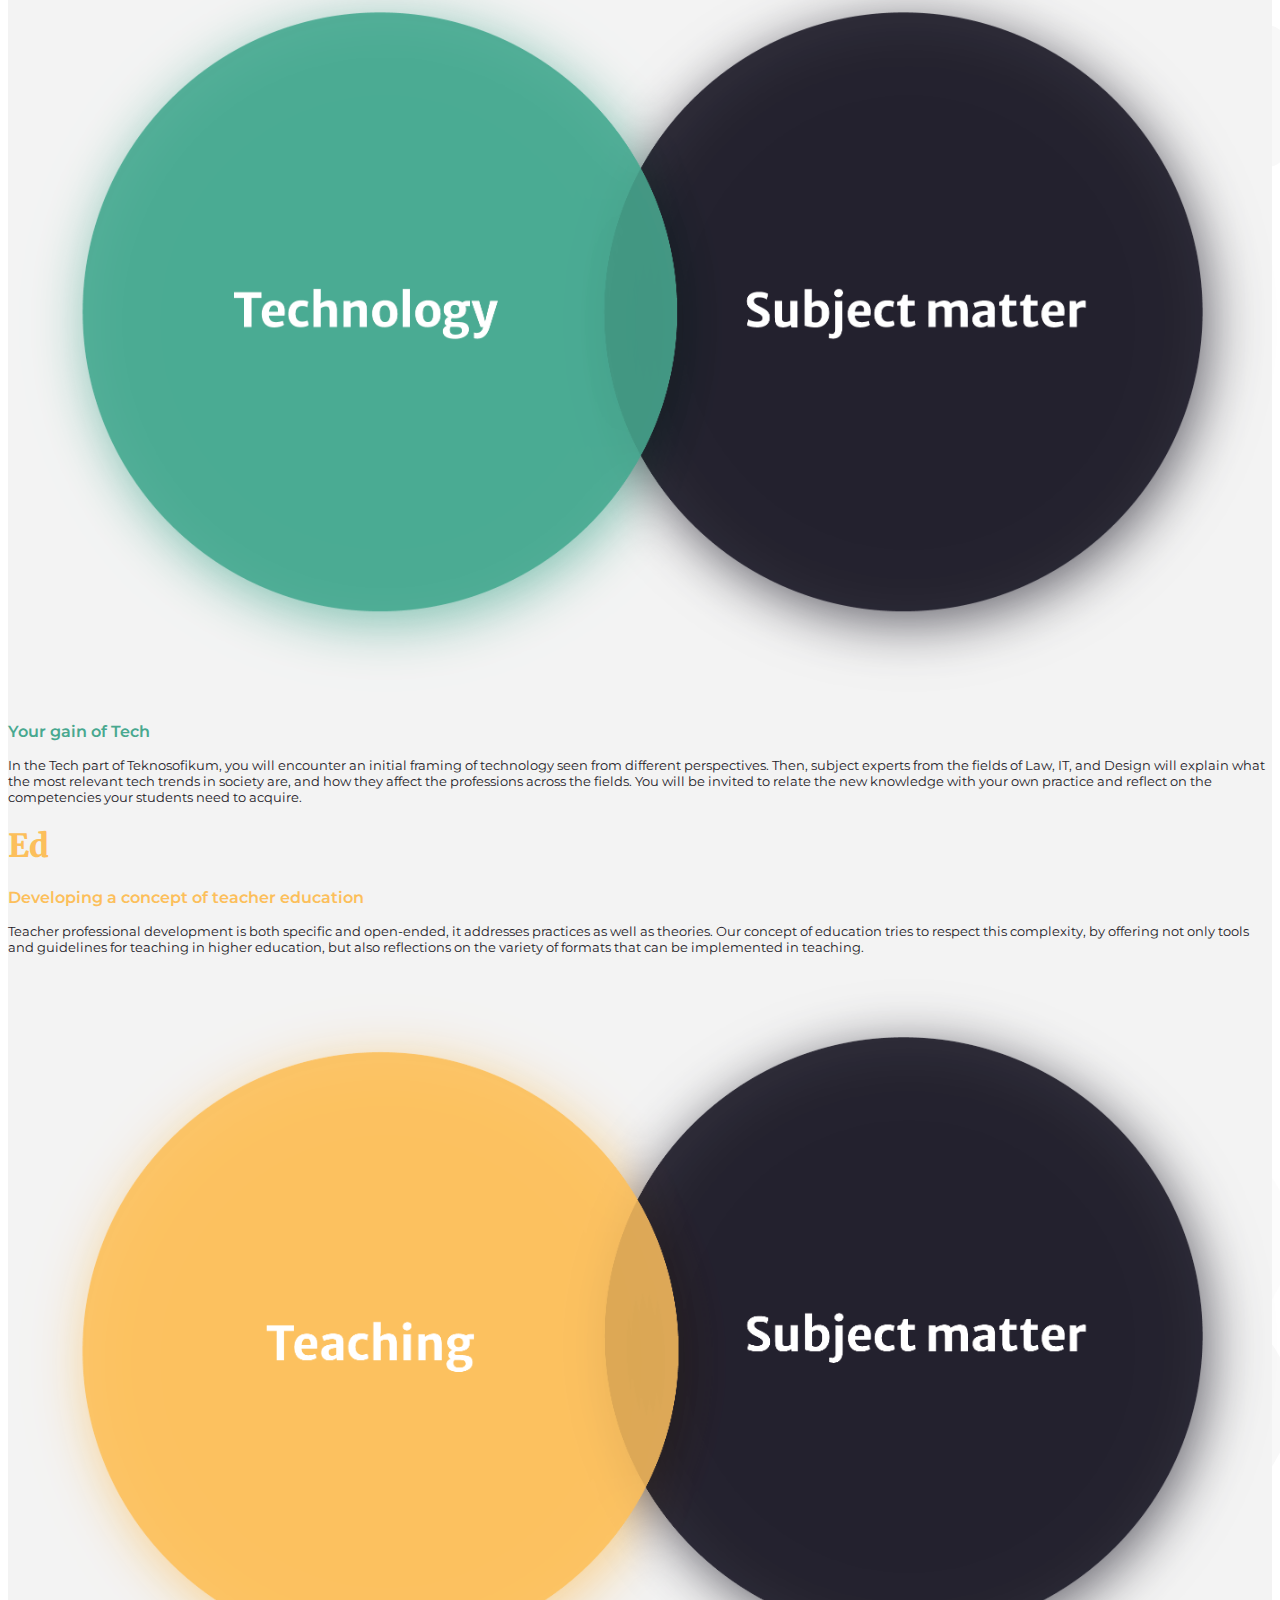
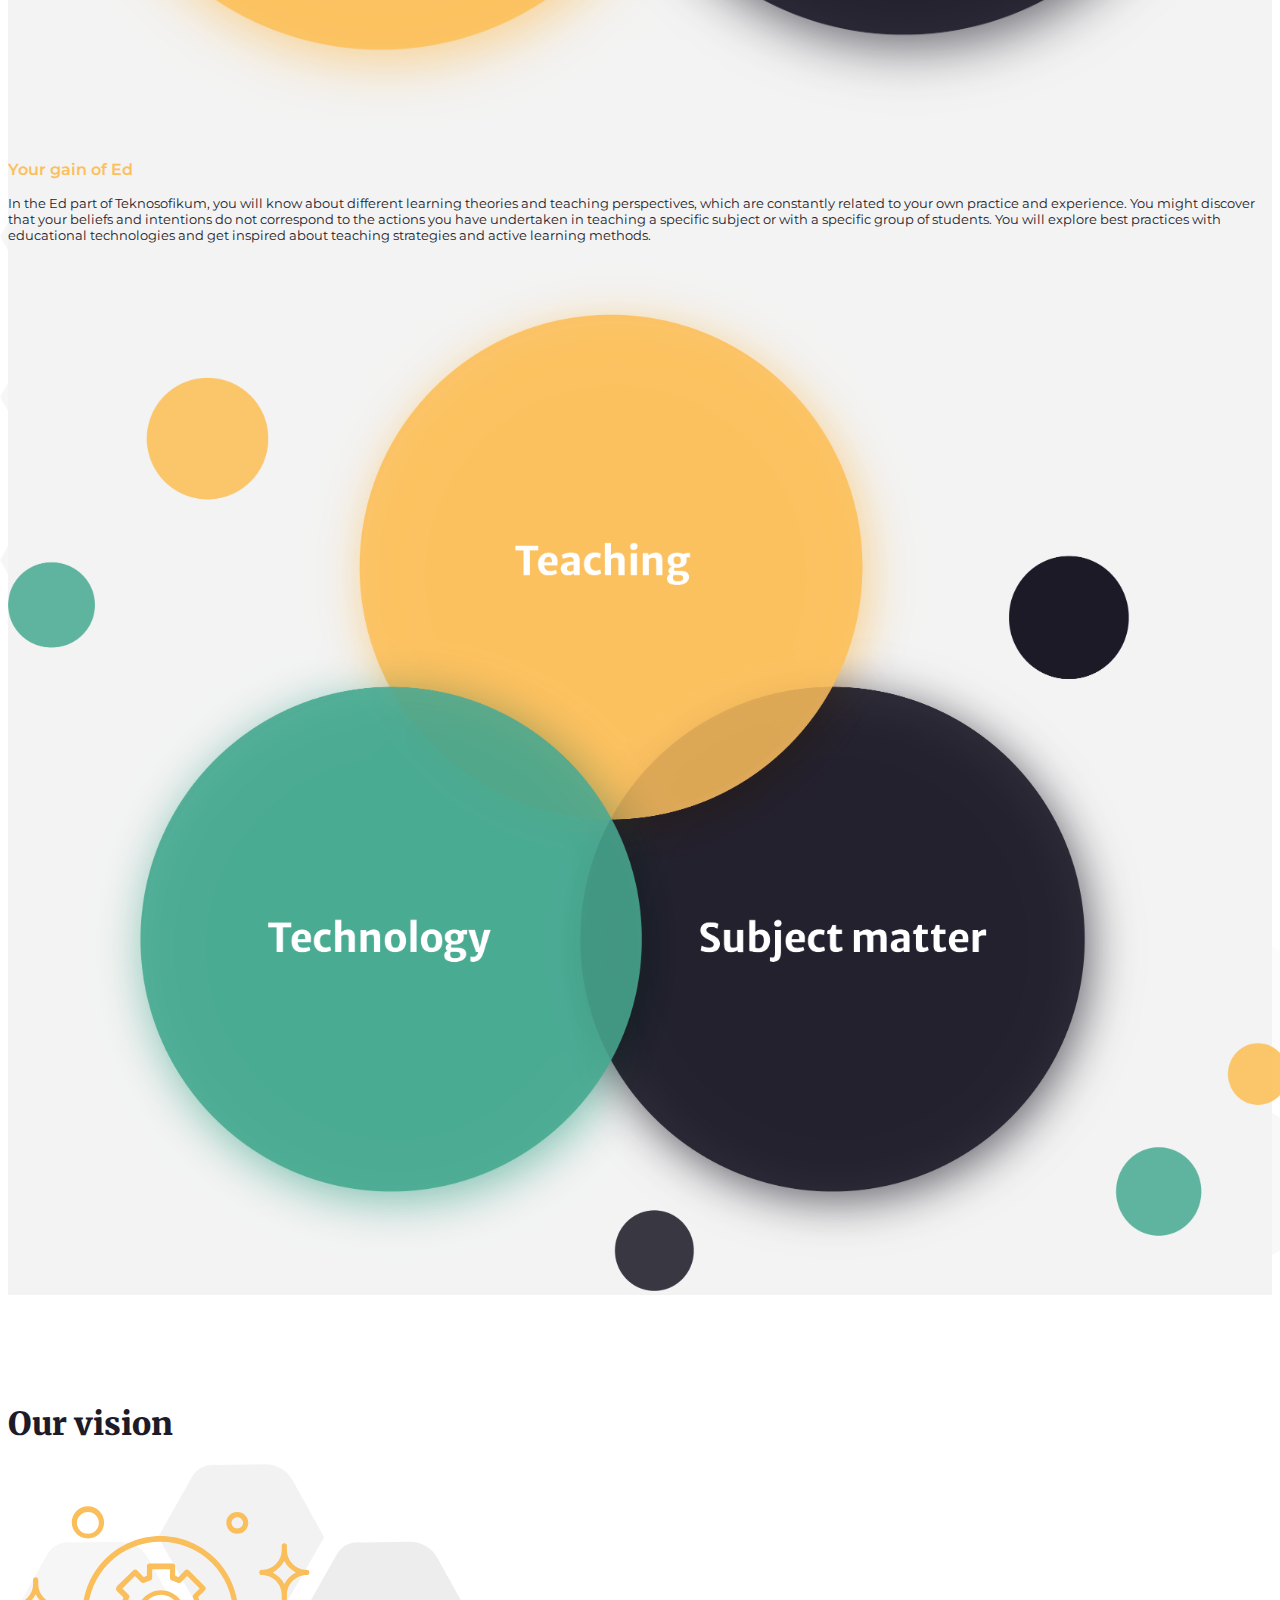
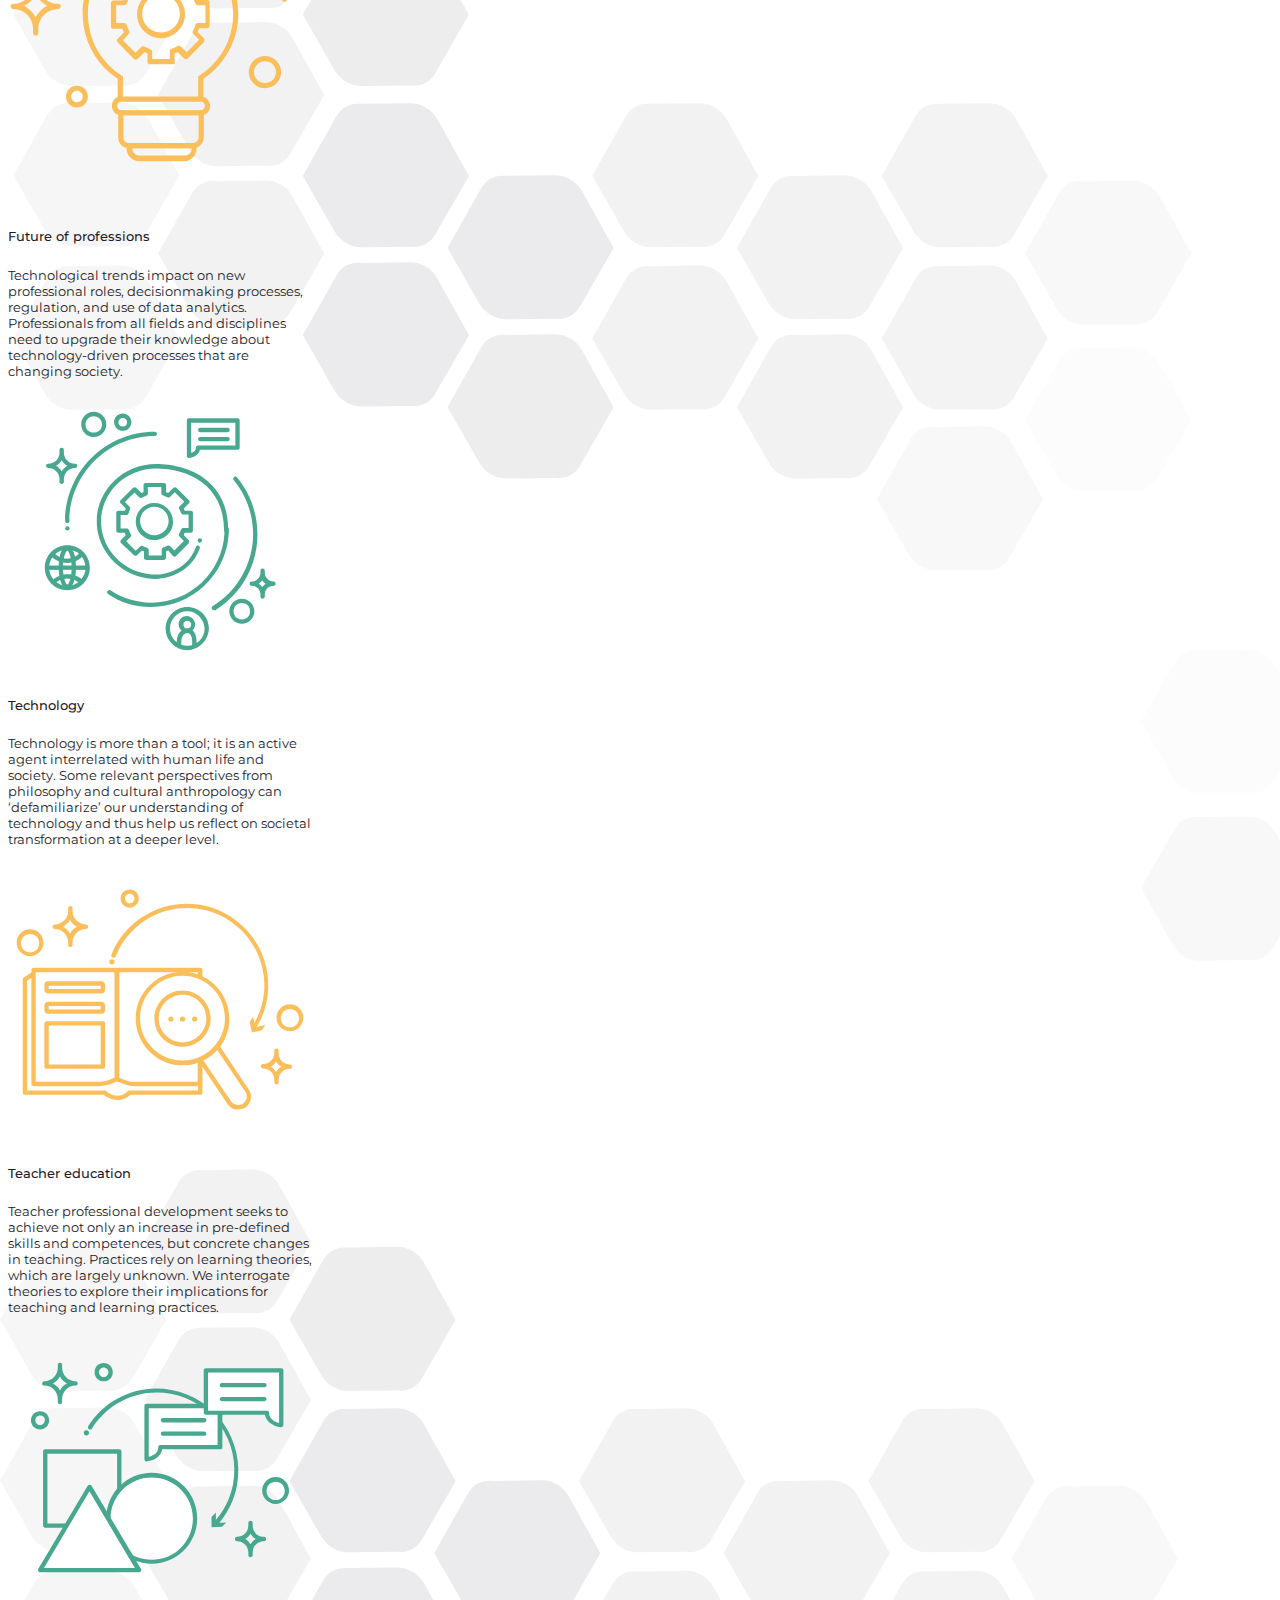
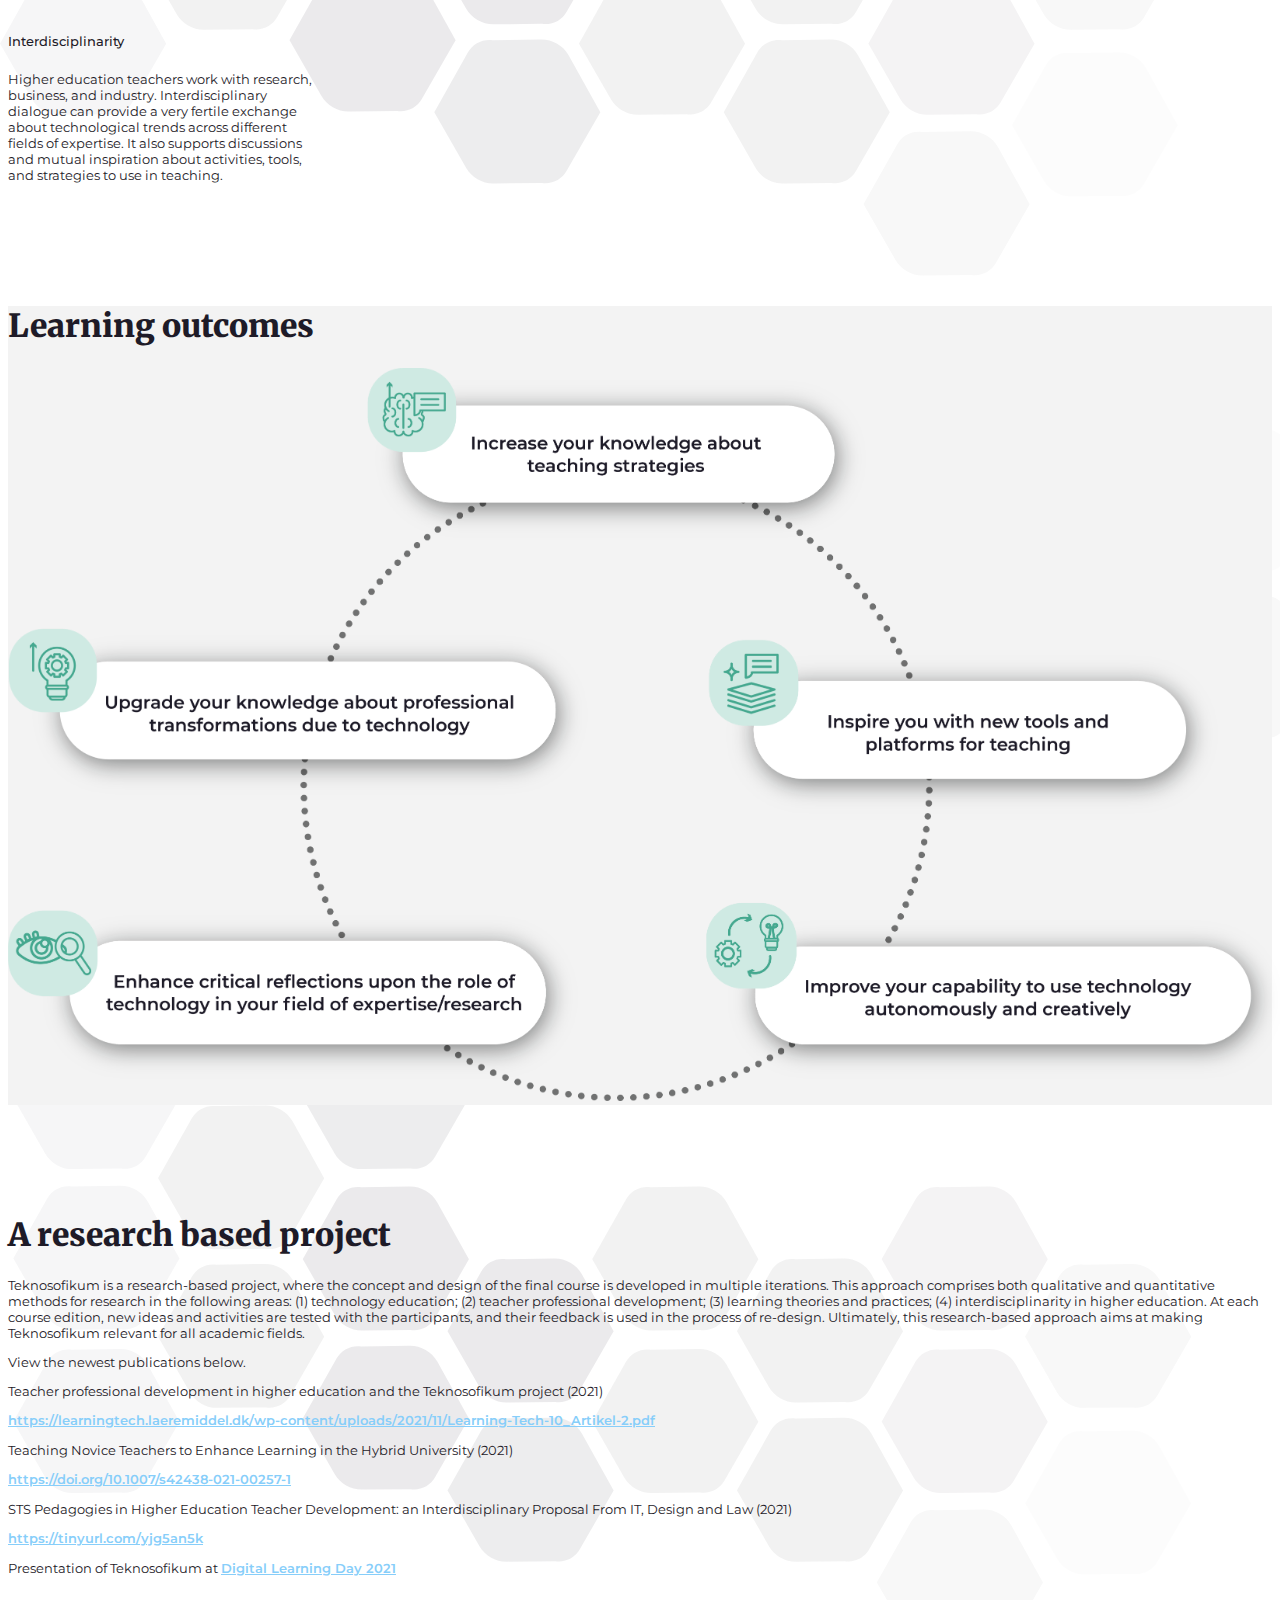
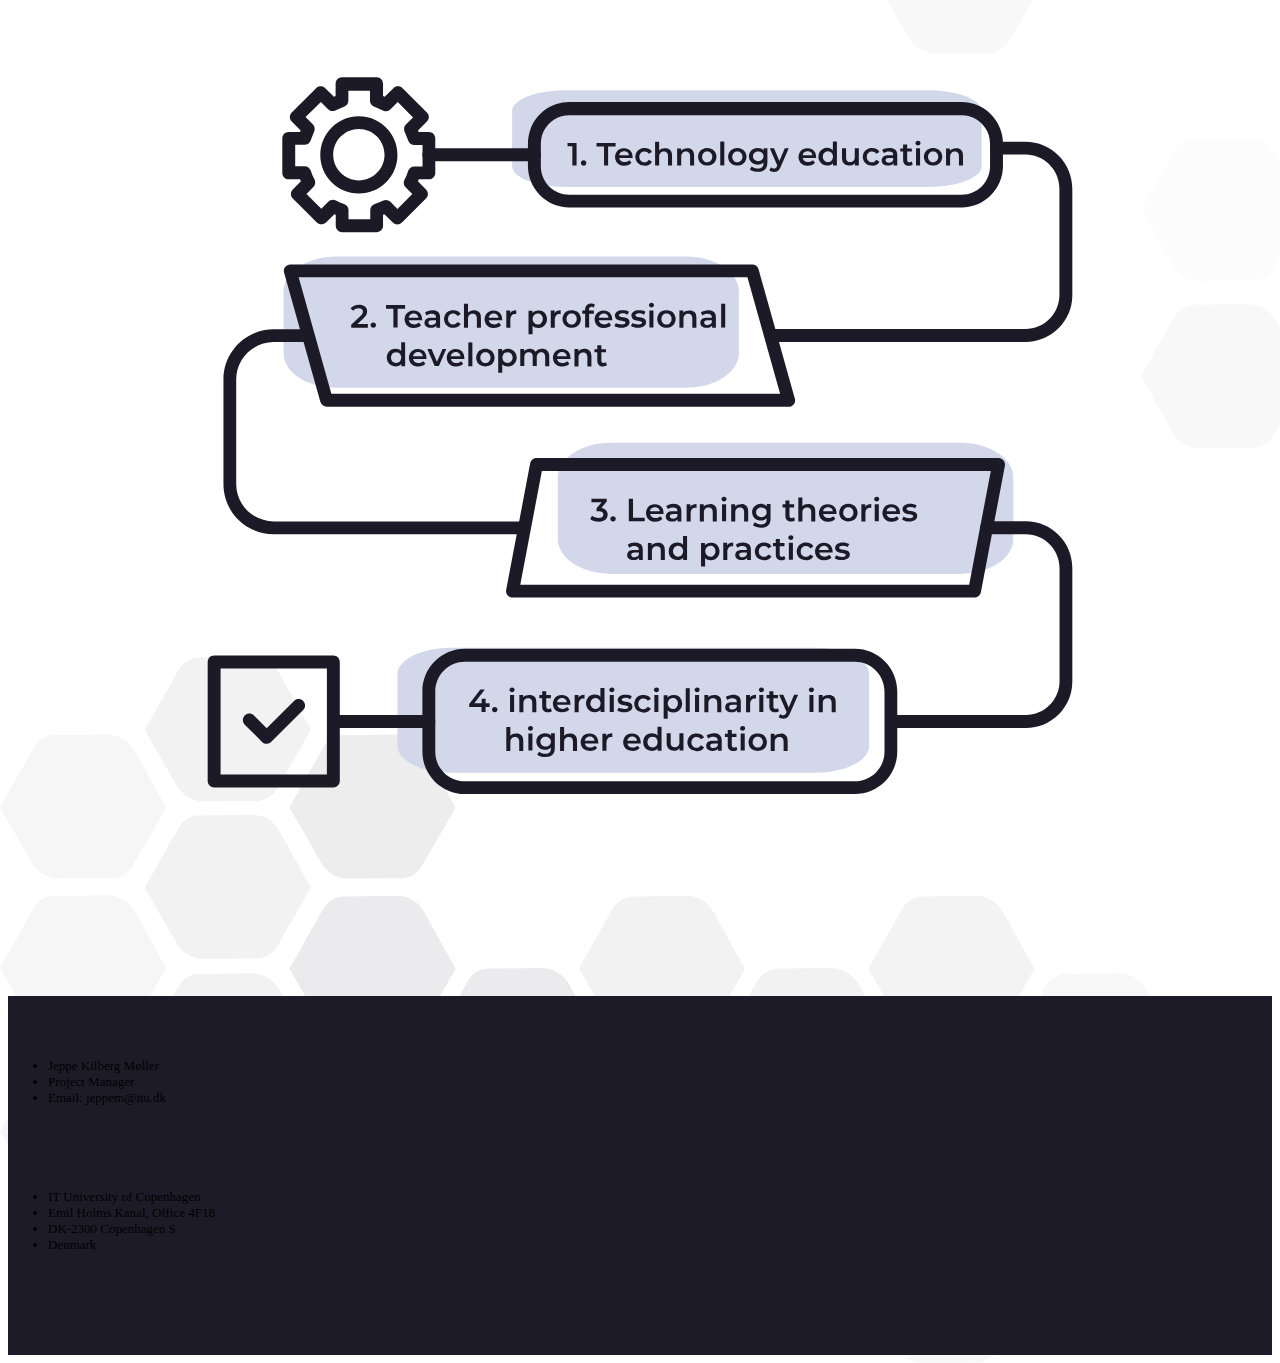
<file: about.html>
<!DOCTYPE html>
<html lang="en">
  <head>
    <meta charset="UTF-8" />
    <meta name="viewport" content="width=device-width, initial-scale=1.0" />
    <link
      href="https://cdn.jsdelivr.net/npm/bootstrap@5.1.3/dist/css/bootstrap.min.css"
      rel="stylesheet"
      integrity="sha384-1BmE4kWBq78iYhFldvKuhfTAU6auU8tT94WrHftjDbrCEXSU1oBoqyl2QvZ6jIW3"
      crossorigin="anonymous"
    />
    <link rel="stylesheet" type="text/css" href="style.css" />
    <title>About | Teknosofikum</title>
    <meta
      name="description"
      content="Professional development in technology education
    Expanding the potential of technology in higher education through professional development, with interdisciplinarity at the core."
    />
    <meta name="twitter:card" content="summary_large_image" />
    <meta name="twitter:title" content="Teknosofikum" />
    <meta
      name="twitter:description"
      content="Professional development in technology education
    Expanding the potential of technology in higher education through professional development, with interdisciplinarity at the core."
    />
    <meta name="twitter:site" content="@teknosofikum" />
    <meta
      name="twitter:image"
      content="https://www.teknosofikum.dk/pics/About/Header%20Billede.jpg"
    />
    <meta name="twitter:creator" content="@teknosofikum" />
    <!-- add icon link -->
    <link rel="icon" href="/pics/Logo.png" type="image/x-icon" />
  </head>
  <body>
    <!-- navbar -->
    <nav class="navbar navbar-expand-lg navbar-light">
      <div class="container">
        <a class="navbar-brand" href="index.html"
          ><img
            src="/pics/Logo-w-Logotype.png"
            class="img-fluid d-none d-md-block"
            style="width: 10rem"
            alt="logo" />
          <img
            src="/pics/Logo.png"
            class="img-fluid d-md-none"
            style="width: 3rem"
            alt="logo"
        /></a>
        <button
          class="navbar-toggler"
          type="button"
          data-bs-toggle="collapse"
          data-bs-target="#navbarNavAltMarkup"
          aria-controls="navbarNavAltMarkup"
          aria-expanded="false"
          aria-label="Toggle navigation"
        >
          <span class="navbar-toggler-icon"></span>
        </button>
        <div
          class="collapse navbar-collapse justify-content-end navbar-links"
          id="navbarNavAltMarkup"
        >
          <a
            class="nav-link text-decoration-none text-dark mx-3"
            href="about.html"
            >About</a
          >
          <a
            class="nav-link text-decoration-none text-dark mx-3"
            href="participate.html"
            >Participate</a
          >
          <a
            class="nav-link text-decoration-none text-dark mx-3"
            href="partners.html"
            >Partners & Team</a
          >
          <a
            class="nav-link text-decoration-none text-dark mx-3"
            href="news.html"
            >News</a
          >
        </div>
        <div class="justify-content-end">
          <a
            class="btn purple-bg text-light navbar-links rounded-edges px-3 py-1"
            href="https://teknosofikum.itu.dk/my/"
            role="button"
            ><i class="bi bi-globe me-2"></i>Sign in</a
          >
        </div>
      </div>
    </nav>
    <!-- First section of the page -->
    <section class="full-screen">
      <div class="container">
        <div class="row justify-content-between align-items-center">
          <div class="col-sm-5">
            <h1>About Teknosofikum</h1>
            <p>
              Expanding the potential of technology in higher education through
              professional development, where broad interdisciplinarity is at
              the core.
            </p>
          </div>
          <div class="col-sm-6">
            <img
              src="/pics/About/Header Billede.jpg"
              class="img-fluid"
              alt="woman laughing"
            />
          </div>
        </div>
      </div>
    </section>
    <!-- TechEd -->
    <section class="grey-bg p-5">
      <div class="container">
        <div class="row justify-content-center">
          <div class="col-sm-6 text-center">
            <h1>
              What is <span class="light-green">Tech</span
              ><span class="orange">Ed</span>?
            </h1>
            <p>
              The purpose of technology education it not only to make the most
              creative use of technology, but also to be aware of the critical
              and ethical issues related to it. This is why we prefer the term
              TechEd to the more commonly used EdTech. In short, TechEd focuses
              on the human factor while EdTech puts an emphasis on the tools, or
              educational technologies, as they are known.
            </p>
          </div>
        </div>
        <div class="row justify-content-evenly gx-5">
          <div class="col-sm-4 mt-5">
            <h1 class="light-green">Tech</h1>
            <p class="small-headline light-green">
              Developing a concept of technology
            </p>
            <p class="small-text">
              Technology can be defined in many ways: e.g. as a tool or a
              service to improve human life, as a machinery or an equipment to
              develop scientific knowledge, as the sum of techniques, methods
              and processes used in a specific branch of knowledge. In our
              concept, technology is an active agent interrelated with human
              life and society.
            </p>
            <img
              src="/pics/About/TechEd Circles/Tech and Sub Circles.png"
              class="img-fluid my-5"
              alt="tech and subject illustration"
            />
            <p class="small-headline light-green">Your gain of Tech</p>
            <p class="small-text">
              In the Tech part of Teknosofikum, you will encounter an initial
              framing of technology seen from different perspectives. Then,
              subject experts from the fields of Law, IT, and Design will
              explain what the most relevant tech trends in society are, and how
              they affect the professions across the fields. You will be invited
              to relate the new knowledge with your own practice and reflect on
              the competencies your students need to acquire.
            </p>
          </div>
          <div class="col-sm-4 mt-5">
            <h1 class="orange">Ed</h1>
            <p class="small-headline orange">
              Developing a concept of teacher education
            </p>
            <p class="small-text">
              Teacher professional development is both specific and open-ended,
              it addresses practices as well as theories. Our concept of
              education tries to respect this complexity, by offering not only
              tools and guidelines for teaching in higher education, but also
              reflections on the variety of formats that can be implemented in
              teaching.
            </p>
            <img
              src="/pics/About/TechEd Circles/Teach and Sub Circles.png"
              class="img-fluid my-5"
              alt="teaching and subject illustration"
            />
            <p class="small-headline orange">Your gain of Ed</p>
            <p class="small-text">
              In the Ed part of Teknosofikum, you will know about different
              learning theories and teaching perspectives, which are constantly
              related to your own practice and experience. You might discover
              that your beliefs and intentions do not correspond to the actions
              you have undertaken in teaching a specific subject or with a
              specific group of students. You will explore best practices with
              educational technologies and get inspired about teaching
              strategies and active learning methods.
            </p>
          </div>
        </div>
        <div class="row justify-content-center">
          <div class="col-sm-6">
            <img
              src="/pics/About/TechEd Circles/3 Circles.png"
              class="img-fluid"
              alt=" teaching, tech and subject illustration"
            />
          </div>
        </div>
      </div>
    </section>
    <!--section with vision-->
    <section class="full-screen">
      <div class="container">
        <div class="row justify-content-center align-items-center">
          <div class="col-sm-12 text-sm-center">
            <h1 class="mt-5">Our vision</h1>
          </div>
        </div>

        <div class="row mt-5 justify-content-evenly text-center">
          <div
            class="card rounded-edges shadow col-md-6 mb-3"
            style="width: 19rem"
          >
            <img
              src="/pics/About/Piktogrammer/Future of Professions.svg"
              class="card-img-top h-50 p-4"
              alt="piktogram1"
            />
            <div class="card-body">
              <h5 class="card-title">Future of professions</h5>
              <p class="card-text small-text">
                Technological trends impact on new professional roles,
                decisionmaking processes, regulation, and use of data analytics.
                Professionals from all fields and disciplines need to upgrade
                their knowledge about technology-driven processes that are
                changing society.
              </p>
            </div>
          </div>
          <div
            class="card rounded-edges shadow col-md-6 mb-3"
            style="width: 19rem"
          >
            <img
              src="/pics/About/Piktogrammer/Technology.svg"
              class="card-img-top h-50 p-4"
              alt="piktogram2"
            />
            <div class="card-body">
              <h5 class="card-title">Technology</h5>
              <p class="card-text small-text">
                Technology is more than a tool; it is an active agent
                interrelated with human life and society. Some relevant
                perspectives from philosophy and cultural anthropology can
                ‘defamiliarize’ our understanding of technology and thus help us
                reflect on societal transformation at a deeper level.
              </p>
            </div>
          </div>
          <div
            class="card rounded-edges shadow col-md-6 mb-3"
            style="width: 19rem"
          >
            <img
              src="/pics/About/Piktogrammer/Teacher Education.svg"
              class="card-img-top h-50 p-4"
              alt="piktogram3"
            />
            <div class="card-body">
              <h5 class="card-title">Teacher education</h5>
              <p class="card-text small-text">
                Teacher professional development seeks to achieve not only an
                increase in pre-defined skills and competences, but concrete
                changes in teaching. Practices rely on learning theories, which
                are largely unknown. We interrogate theories to explore their
                implications for teaching and learning practices.
              </p>
            </div>
          </div>
          <div
            class="card rounded-edges shadow col-md-6 mb-3"
            style="width: 19rem"
          >
            <img
              src="/pics/About/Piktogrammer/Interdisciplinary.svg"
              class="card-img-top h-50 p-4"
              alt="piktogram4"
            />
            <div class="card-body">
              <h5 class="card-title">Interdisciplinarity</h5>
              <p class="card-text small-text">
                Higher education teachers work with research, business, and
                industry. Interdisciplinary dialogue can provide a very fertile
                exchange about technological trends across different fields of
                expertise. It also supports discussions and mutual inspiration
                about activities, tools, and strategies to use in teaching.
              </p>
            </div>
          </div>
        </div>
      </div>
    </section>
    <!-- Learning outcomes -->
    <section class="grey-bg p-5">
      <div class="container">
        <div class="row justify-content-center align-items-center">
          <div class="col-sm-4">
            <h1>Learning outcomes</h1>
          </div>
        </div>
        <div class="row">
          <div class="col-sm-12">
            <img
              src="/pics/About/Learning Outcome.png"
              class="img-fluid"
              alt="learning outcome illustration"
            />
          </div>
        </div>
      </div>
    </section>
    <!-- A research based project -->
    <section class="full-screen">
      <div class="container">
        <div class="row align-items-center justify-content-between mt-5">
          <div class="col-sm-5">
            <h1>A research based project</h1>
            <div class="small-text mt-4">
              <p>
                Teknosofikum is a research-based project, where the concept and
                design of the final course is developed in multiple iterations.
                This approach comprises both qualitative and quantitative
                methods for research in the following areas: (1) technology
                education; (2) teacher professional development; (3) learning
                theories and practices; (4) interdisciplinarity in higher
                education. At each course edition, new ideas and activities are
                tested with the participants, and their feedback is used in the
                process of re-design. Ultimately, this research-based approach
                aims at making Teknosofikum relevant for all academic fields.
              </p>
              <p>View the newest publications below.</p>
              <p class="fw-bold">
                Teacher professional development in higher education and the
                Teknosofikum project (2021)
              </p>
              <a
                href="https://learningtech.laeremiddel.dk/wp-content/uploads/2021/11/Learning-Tech-10_Artikel-2.pdf"
                class="links my-3"
                >https://learningtech.laeremiddel.dk/wp-content/uploads/2021/11/Learning-Tech-10_Artikel-2.pdf</a
              >
              <p class="fw-bold mt-3">
                Teaching Novice Teachers to Enhance Learning in the Hybrid
                University (2021)
              </p>
              <a
                href="https://doi.org/10.1007/s42438-021-00257-1"
                class="links my-3"
                >https://doi.org/10.1007/s42438-021-00257-1
              </a>
              <p class="fw-bold mt-3">
                STS Pedagogies in Higher Education Teacher Development: an
                Interdisciplinary Proposal From IT, Design and Law (2021)
              </p>
              <a href="https://tinyurl.com/yjg5an5k" class="links my-3"
                >https://tinyurl.com/yjg5an5k</a
              >
              <p class="fw-bold mt-3">
                Presentation of Teknosofikum at
                <a
                  href="https://www.copenx.com/digital-laeringsdag"
                  class="links"
                  >Digital Learning Day 2021</a
                >
              </p>
            </div>
          </div>
          <div class="col-sm-6">
            <img
              src="/pics/About/Research based project.svg"
              class="img-fluid"
              alt="illustration"
            />
          </div>
        </div>
      </div>
    </section>
    <!-- footer -->
    <div class="container-fluid mt-5 purple-bg text-light p-5">
      <div class="container">
        <div class="row justify-content-center">
          <div class="col-sm-4">
            <h1 class="fs-3 text-light">Contact us</h1>
            <ul class="list-unstyled small-text">
              <li>Jeppe Kilberg Møller</li>
              <li>Project Manager</li>
              <li>Email: jeppem@itu.dk</li>
            </ul>
          </div>
          <div class="col-sm-4">
            <h1 class="fs-3 text-light">Find us</h1>
            <ul class="list-unstyled small-text">
              <li>IT University of Copenhagen</li>
              <li>Emil Holms Kanal, Office 4F18</li>
              <li>DK-2300 Copenhagen S</li>
              <li>Denmark</li>
            </ul>
          </div>
          <div class="col-sm-4">
            <h1 class="fs-3 text-light">Follow us</h1>
            <a href="https://twitter.com/teknosofikum"
              ><i class="bi fs-1 bi-twitter m-3 text-light d-block"></i
            ></a>
            <a
              href="https://www.was.digst.dk/teknosofikum-dk"
              class="text-light text-small text-decoration-none"
              >Tilgængelighedserklæring</a
            >
          </div>
        </div>
      </div>
    </div>

    <script
      src="https://cdn.jsdelivr.net/npm/bootstrap@5.1.3/dist/js/bootstrap.bundle.min.js"
      integrity="sha384-ka7Sk0Gln4gmtz2MlQnikT1wXgYsOg+OMhuP+IlRH9sENBO0LRn5q+8nbTov4+1p"
      crossorigin="anonymous"
    ></script>
  </body>
</html>
</file>
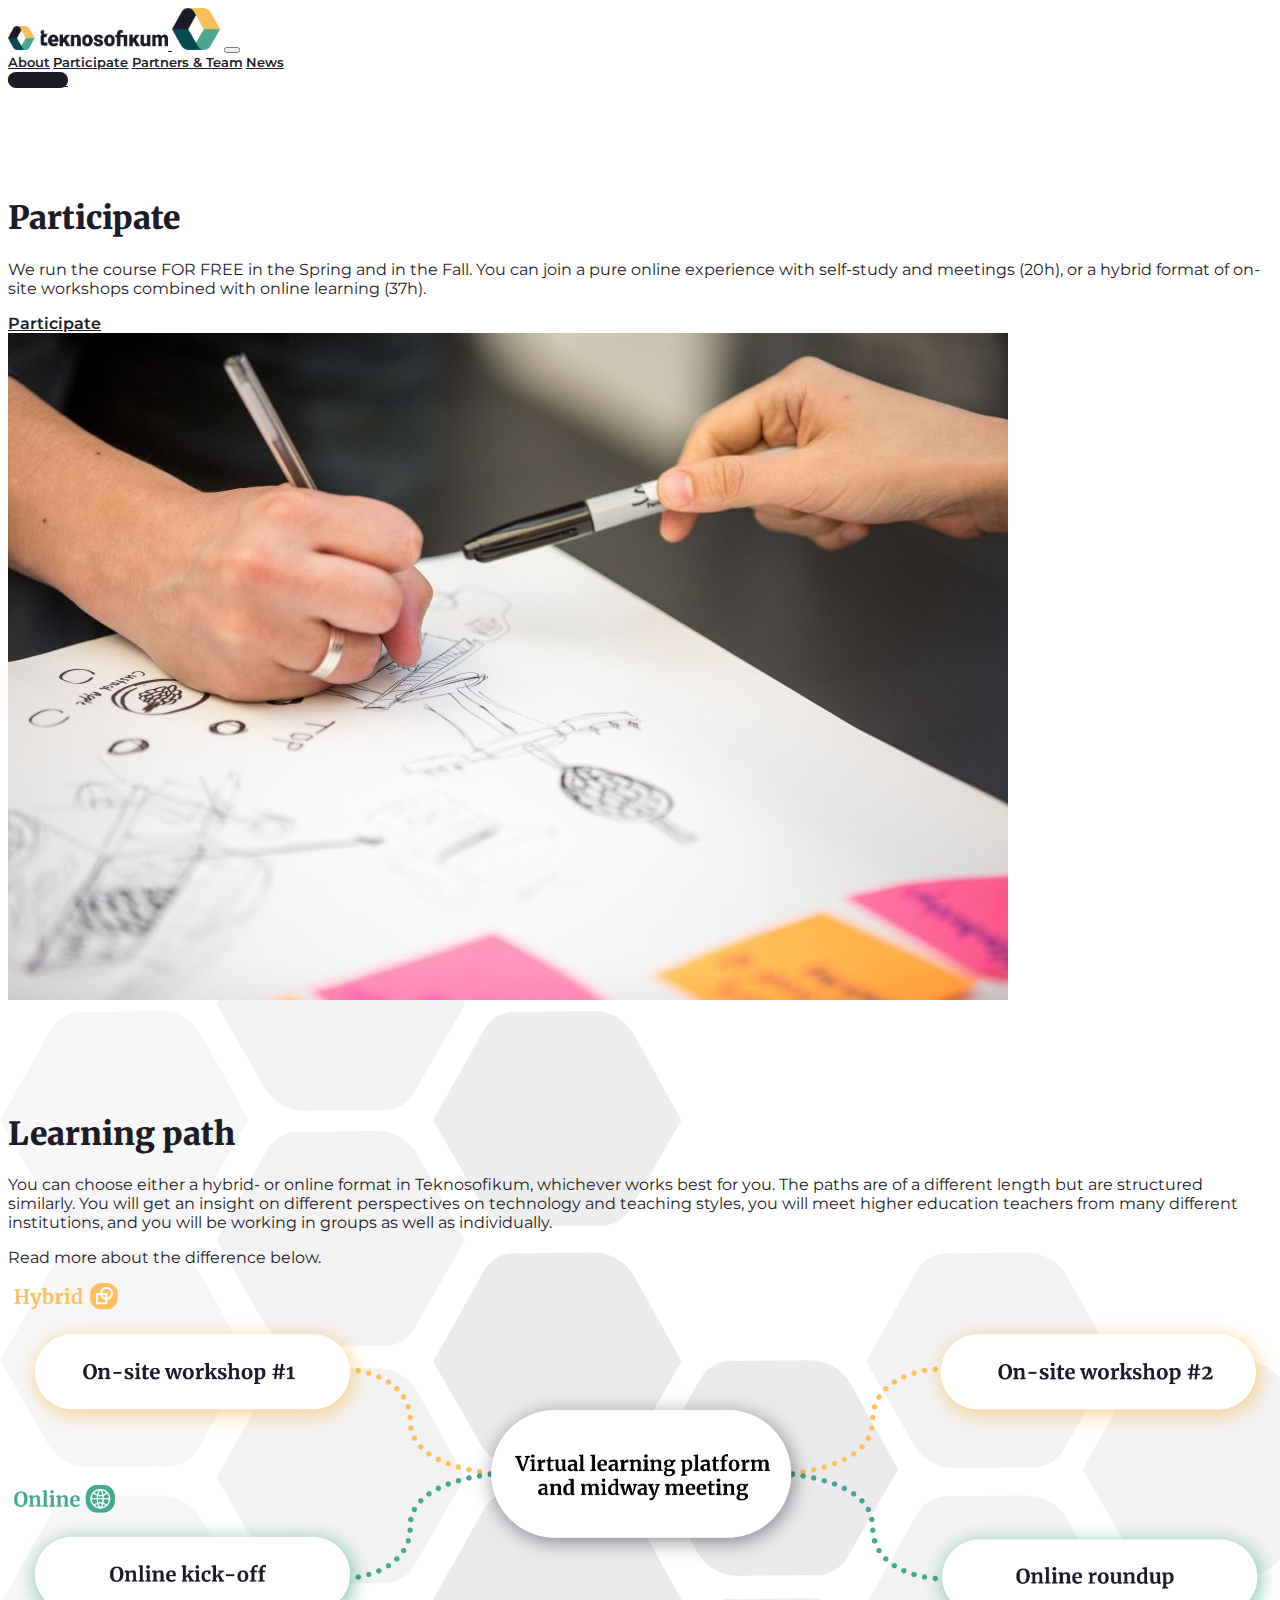
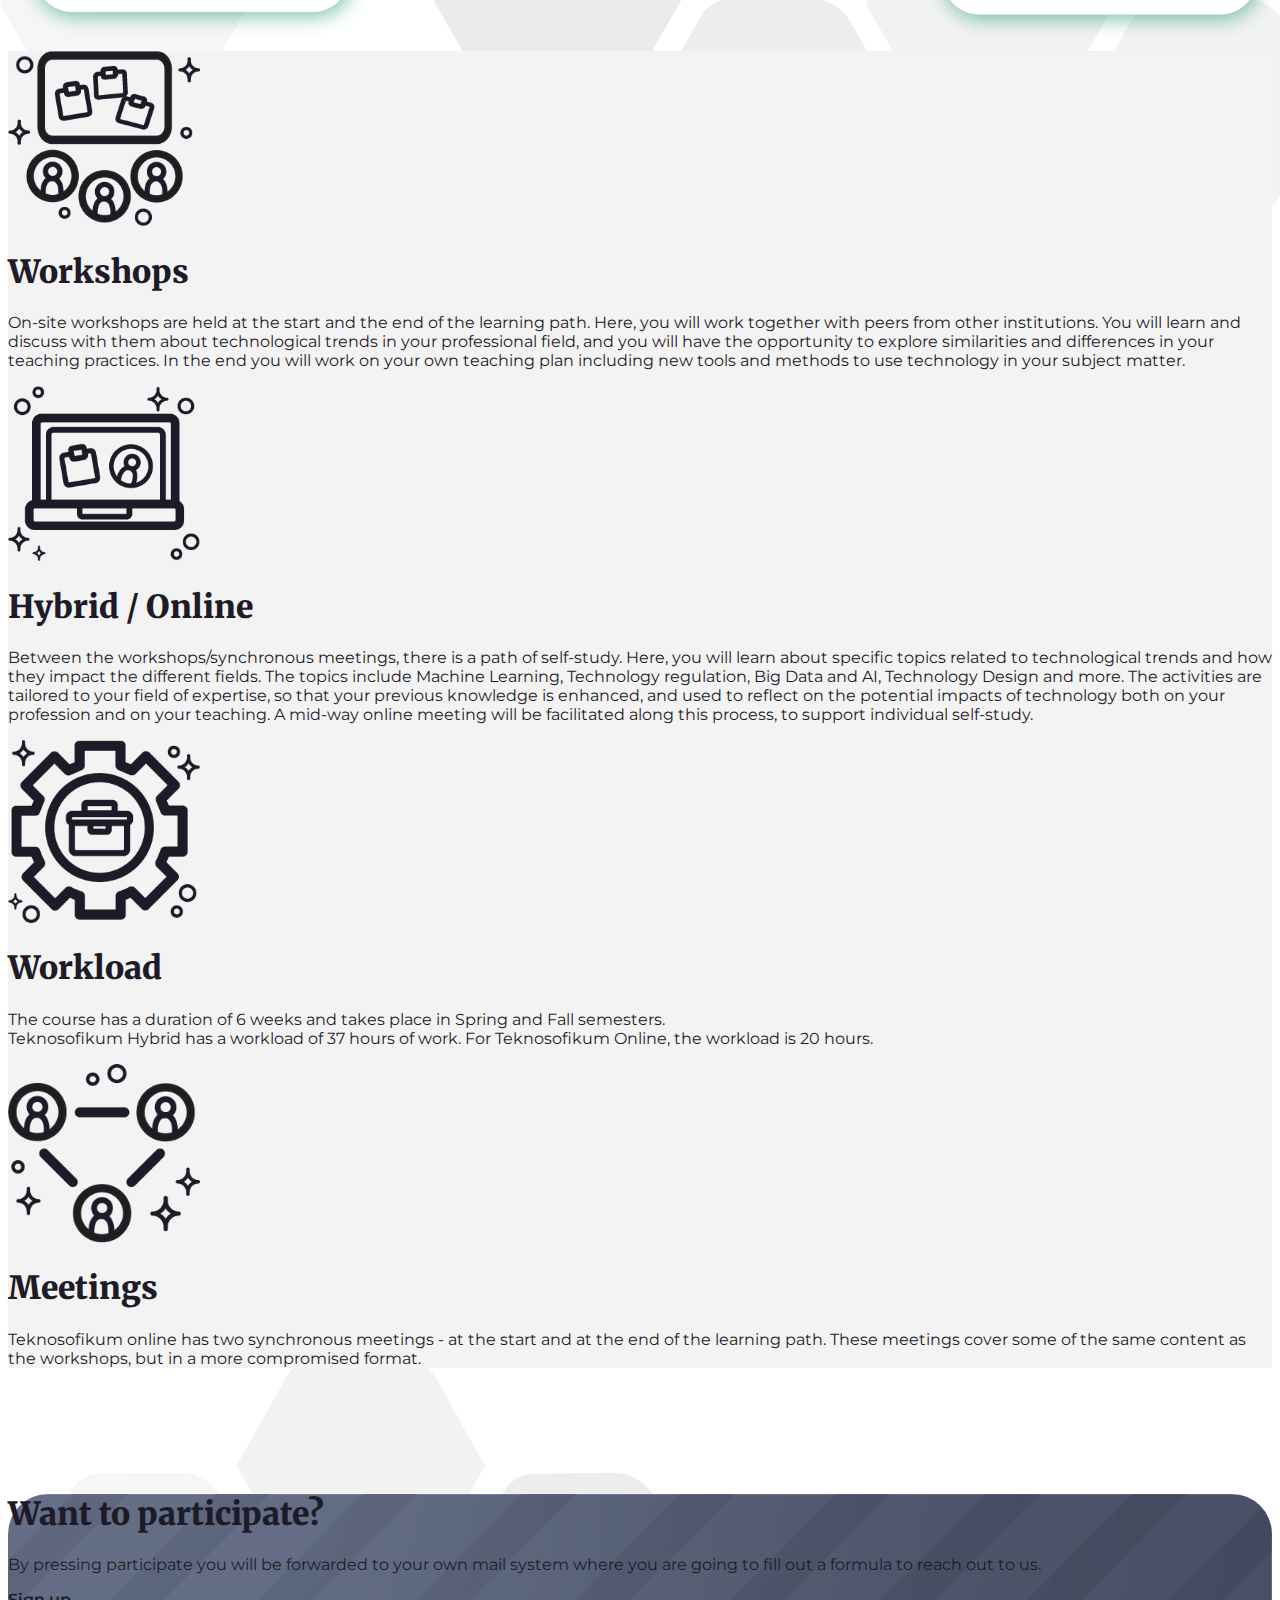
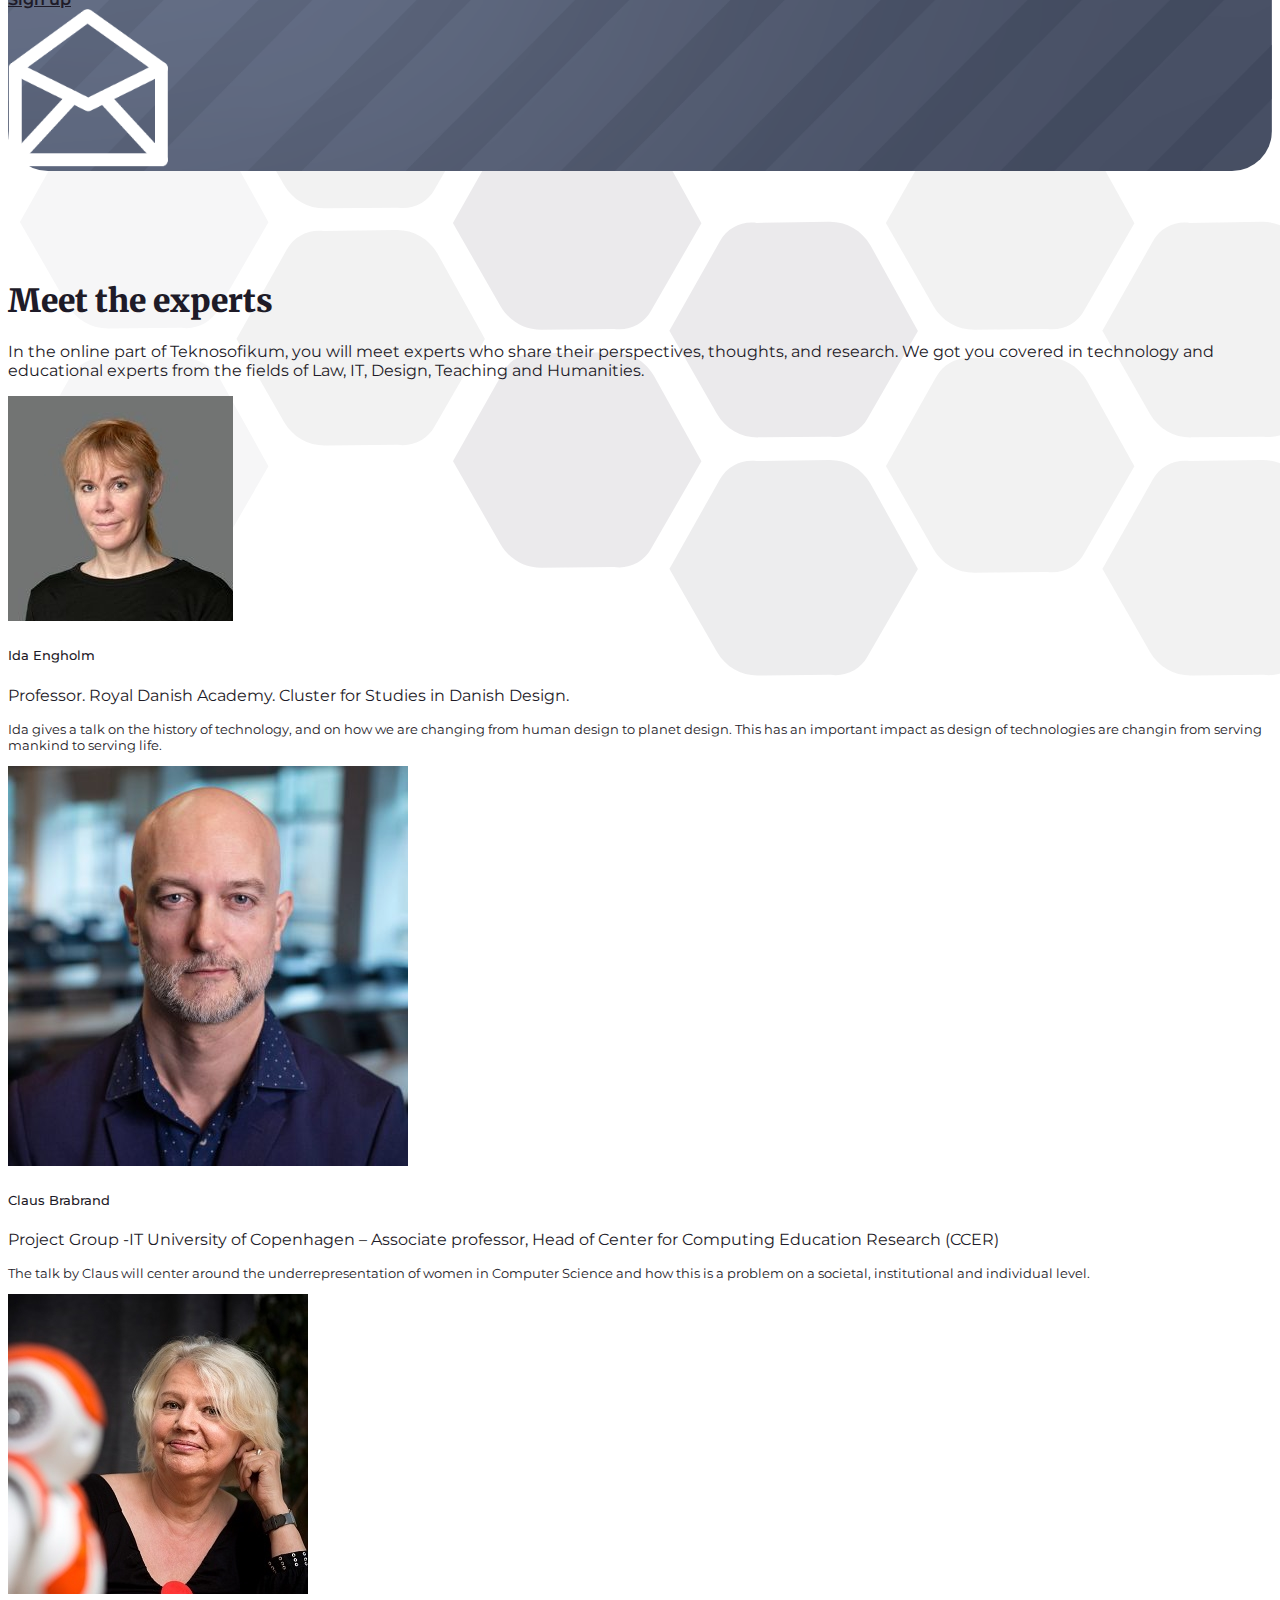
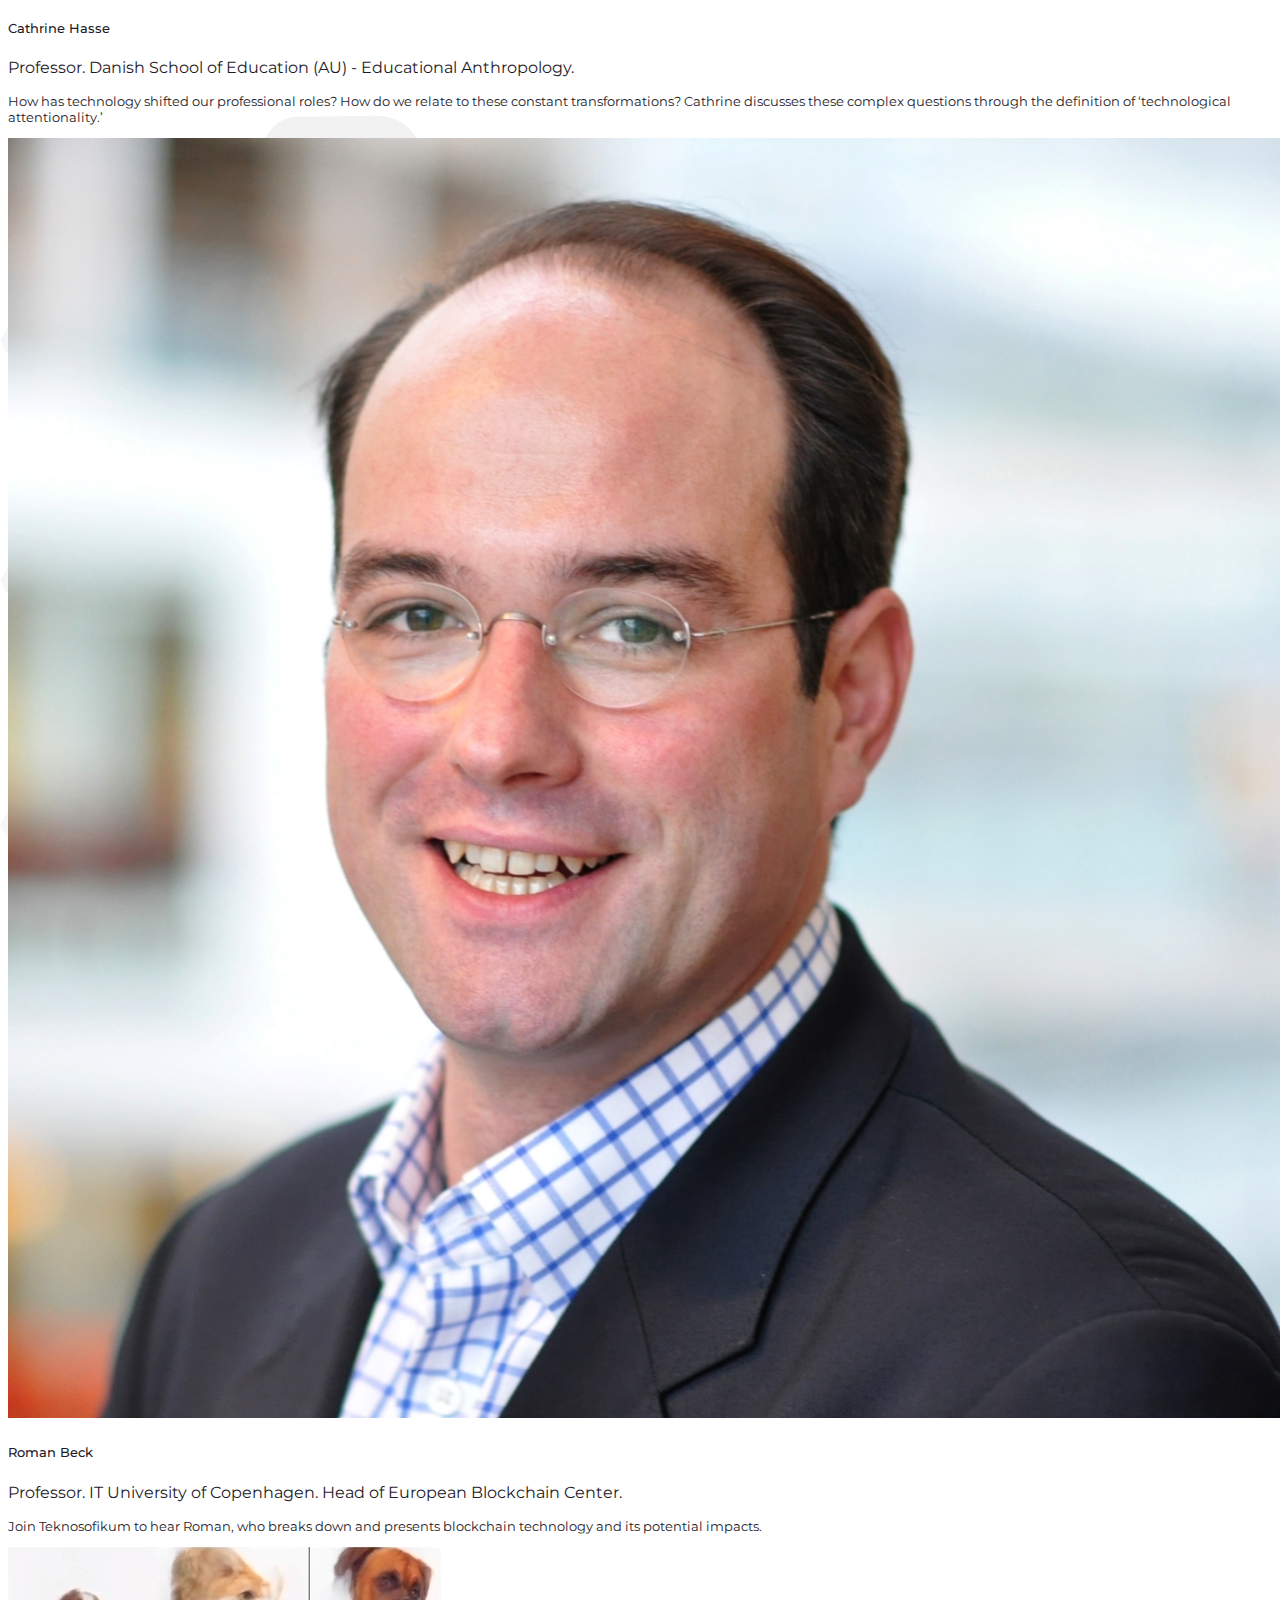
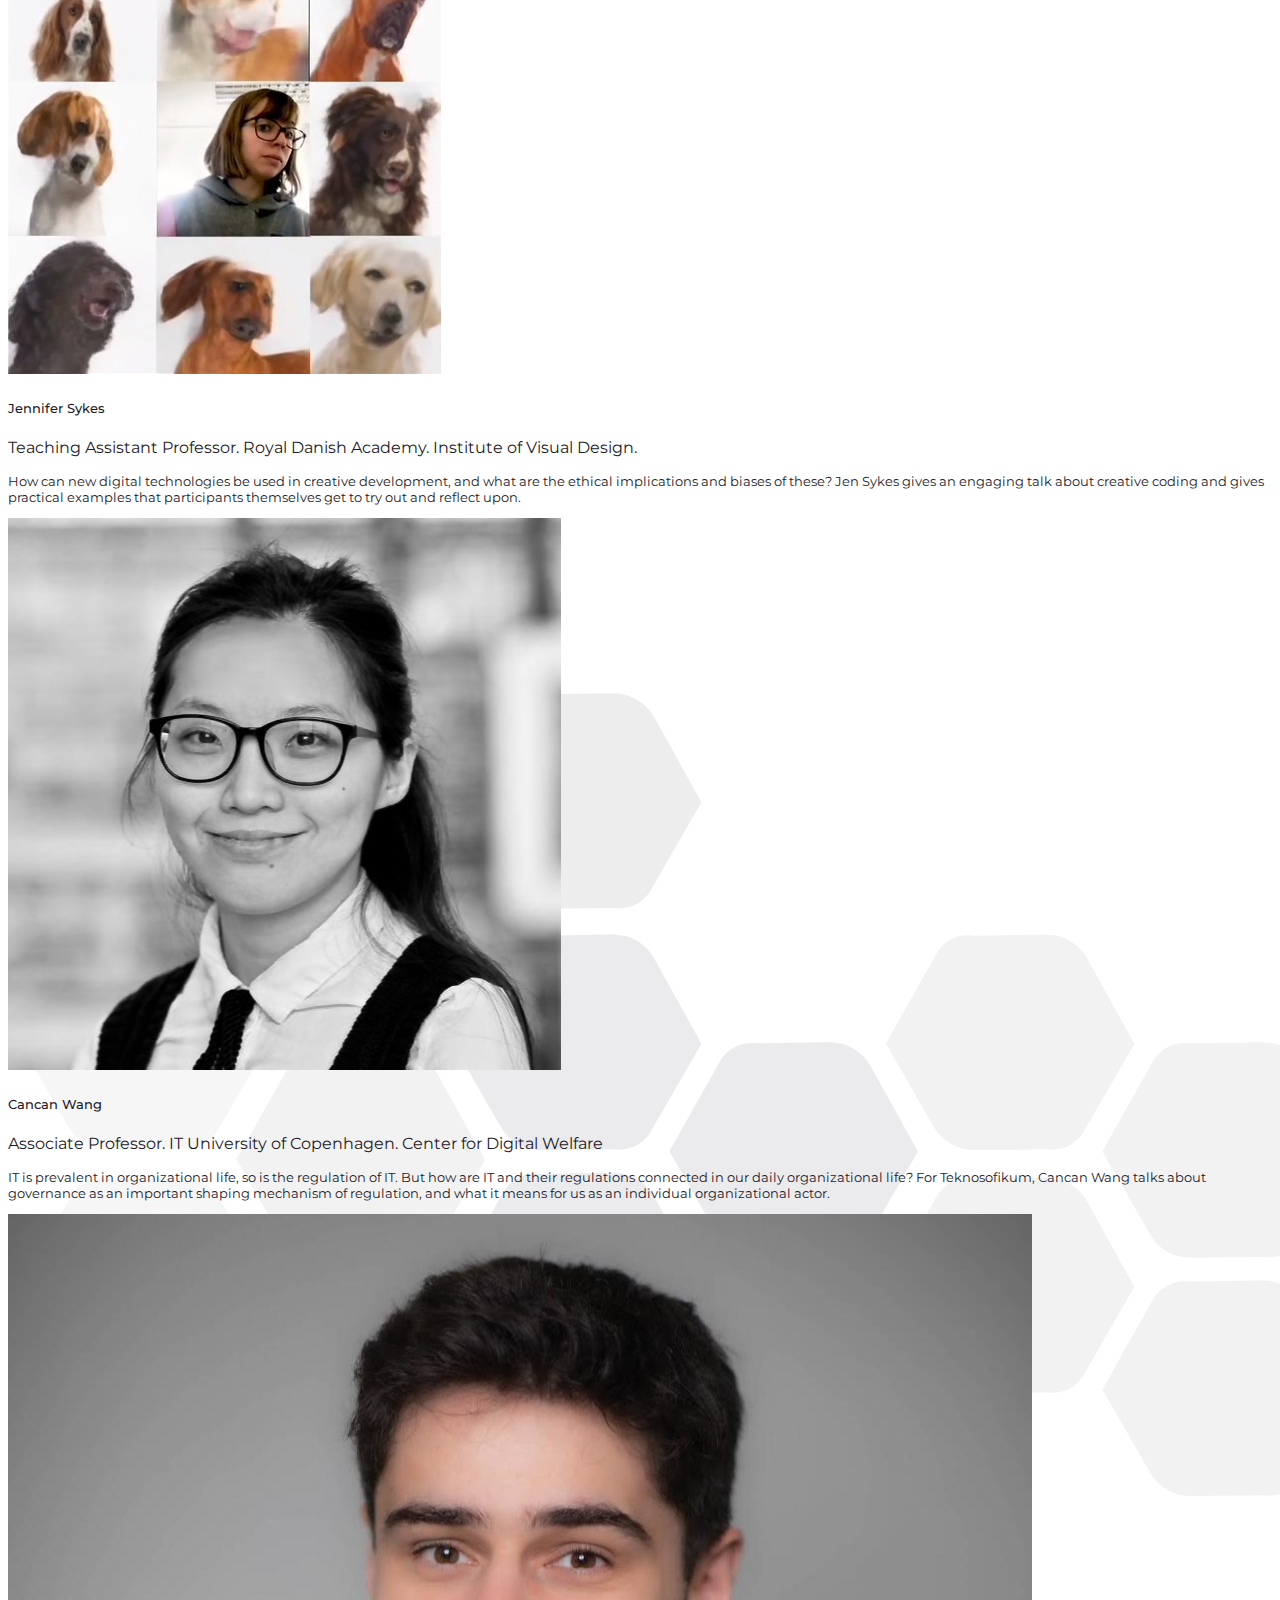
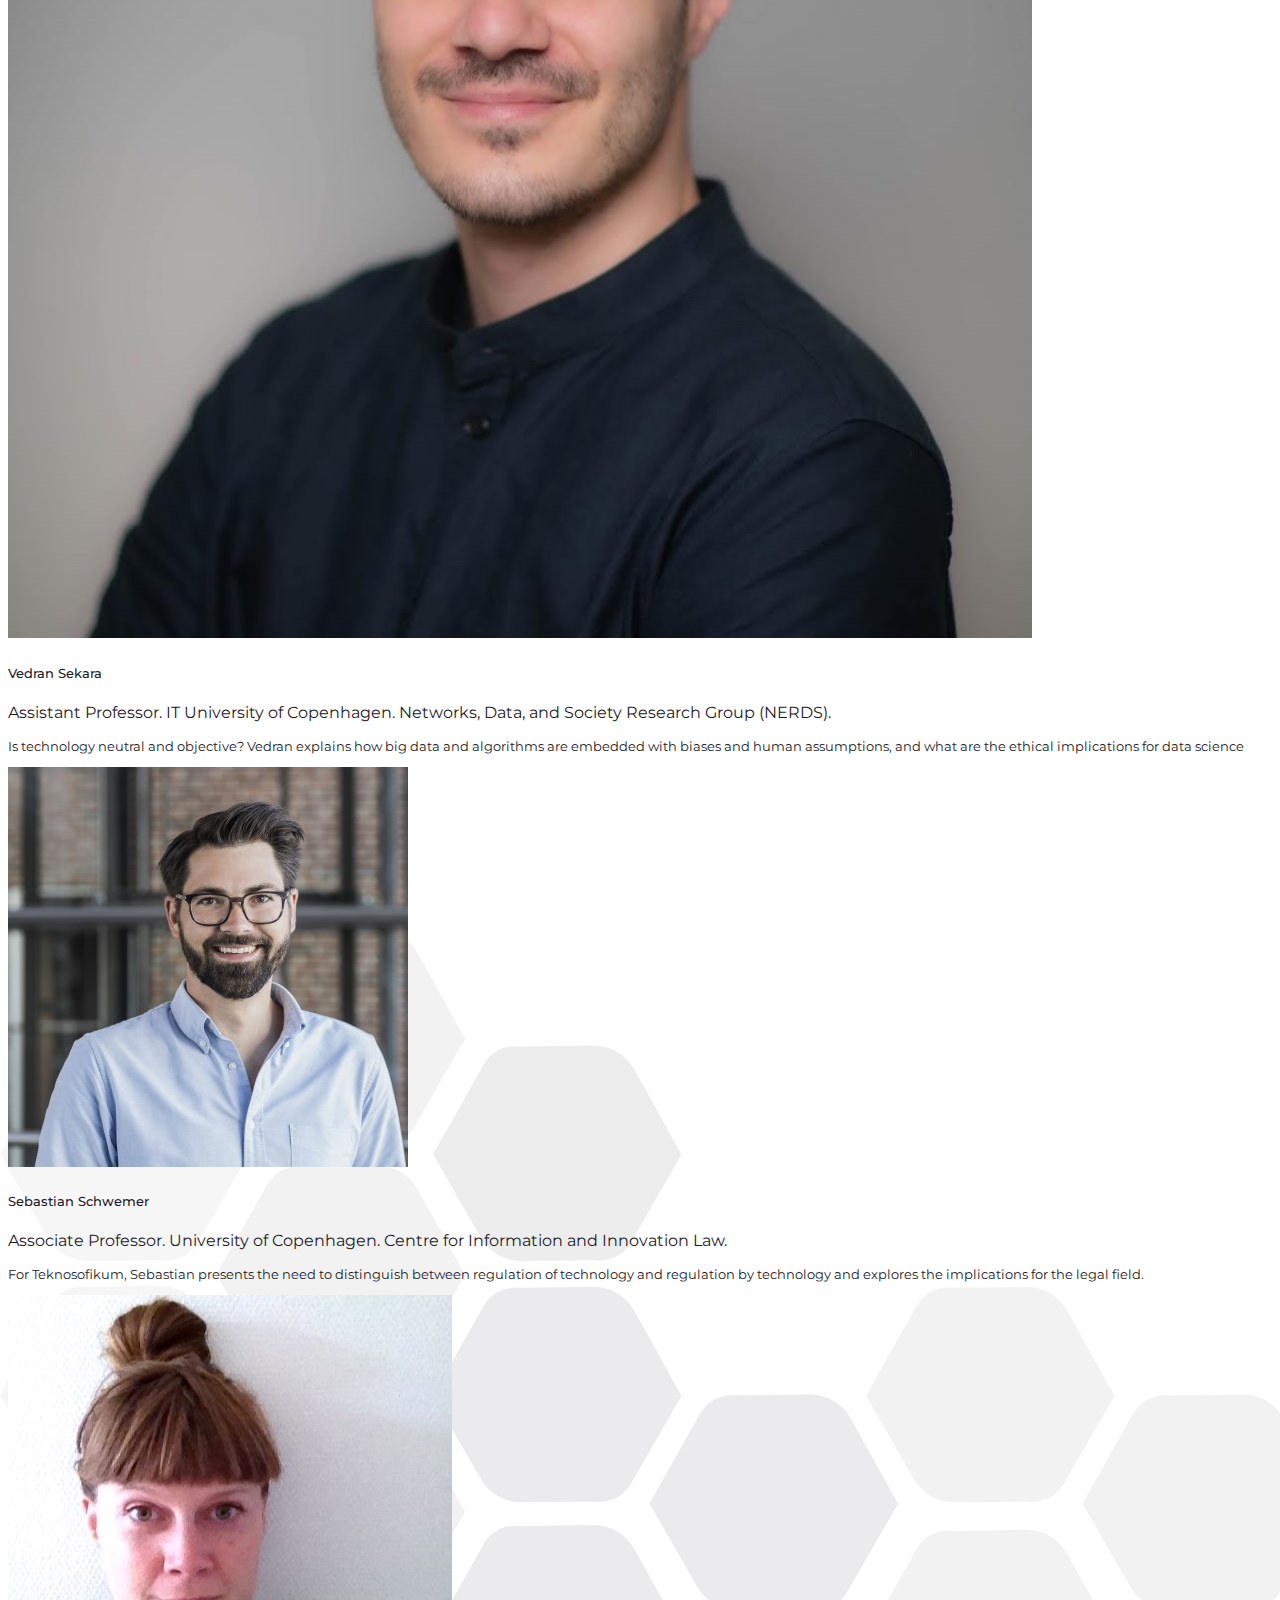
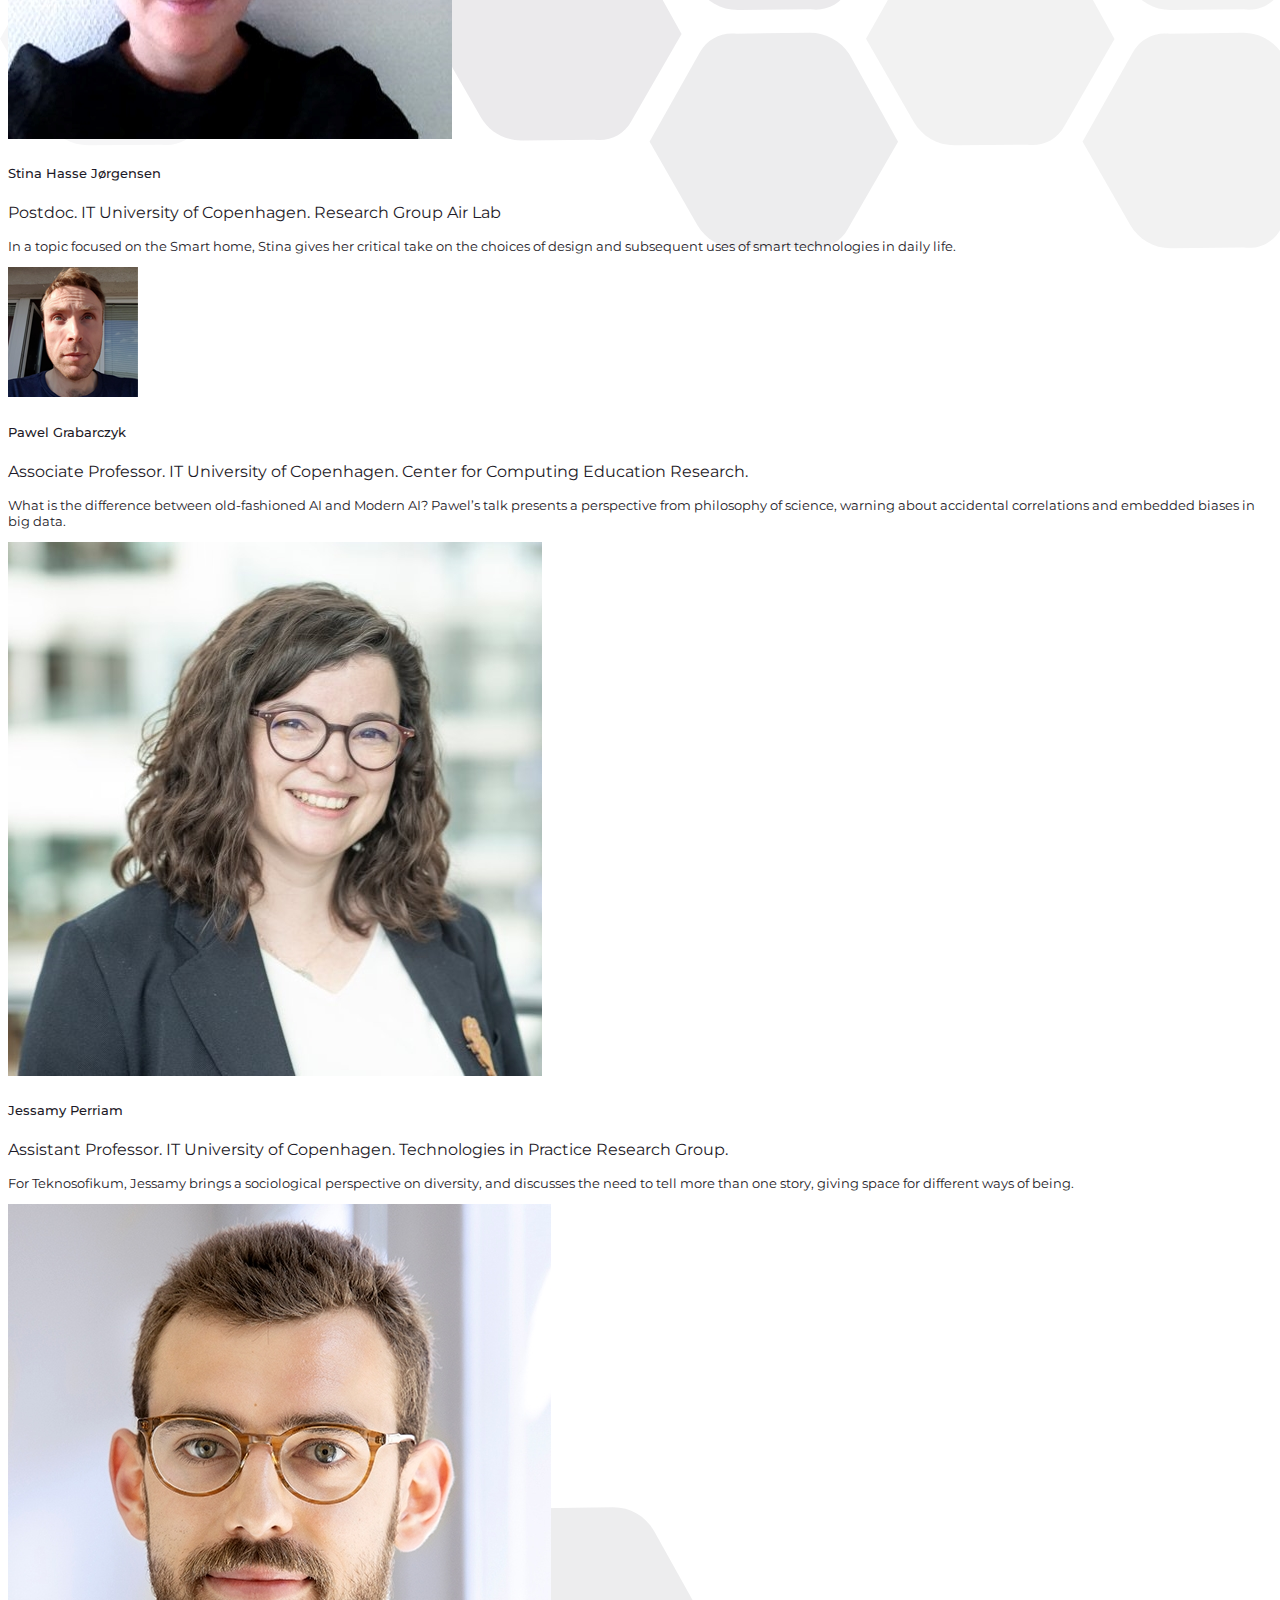
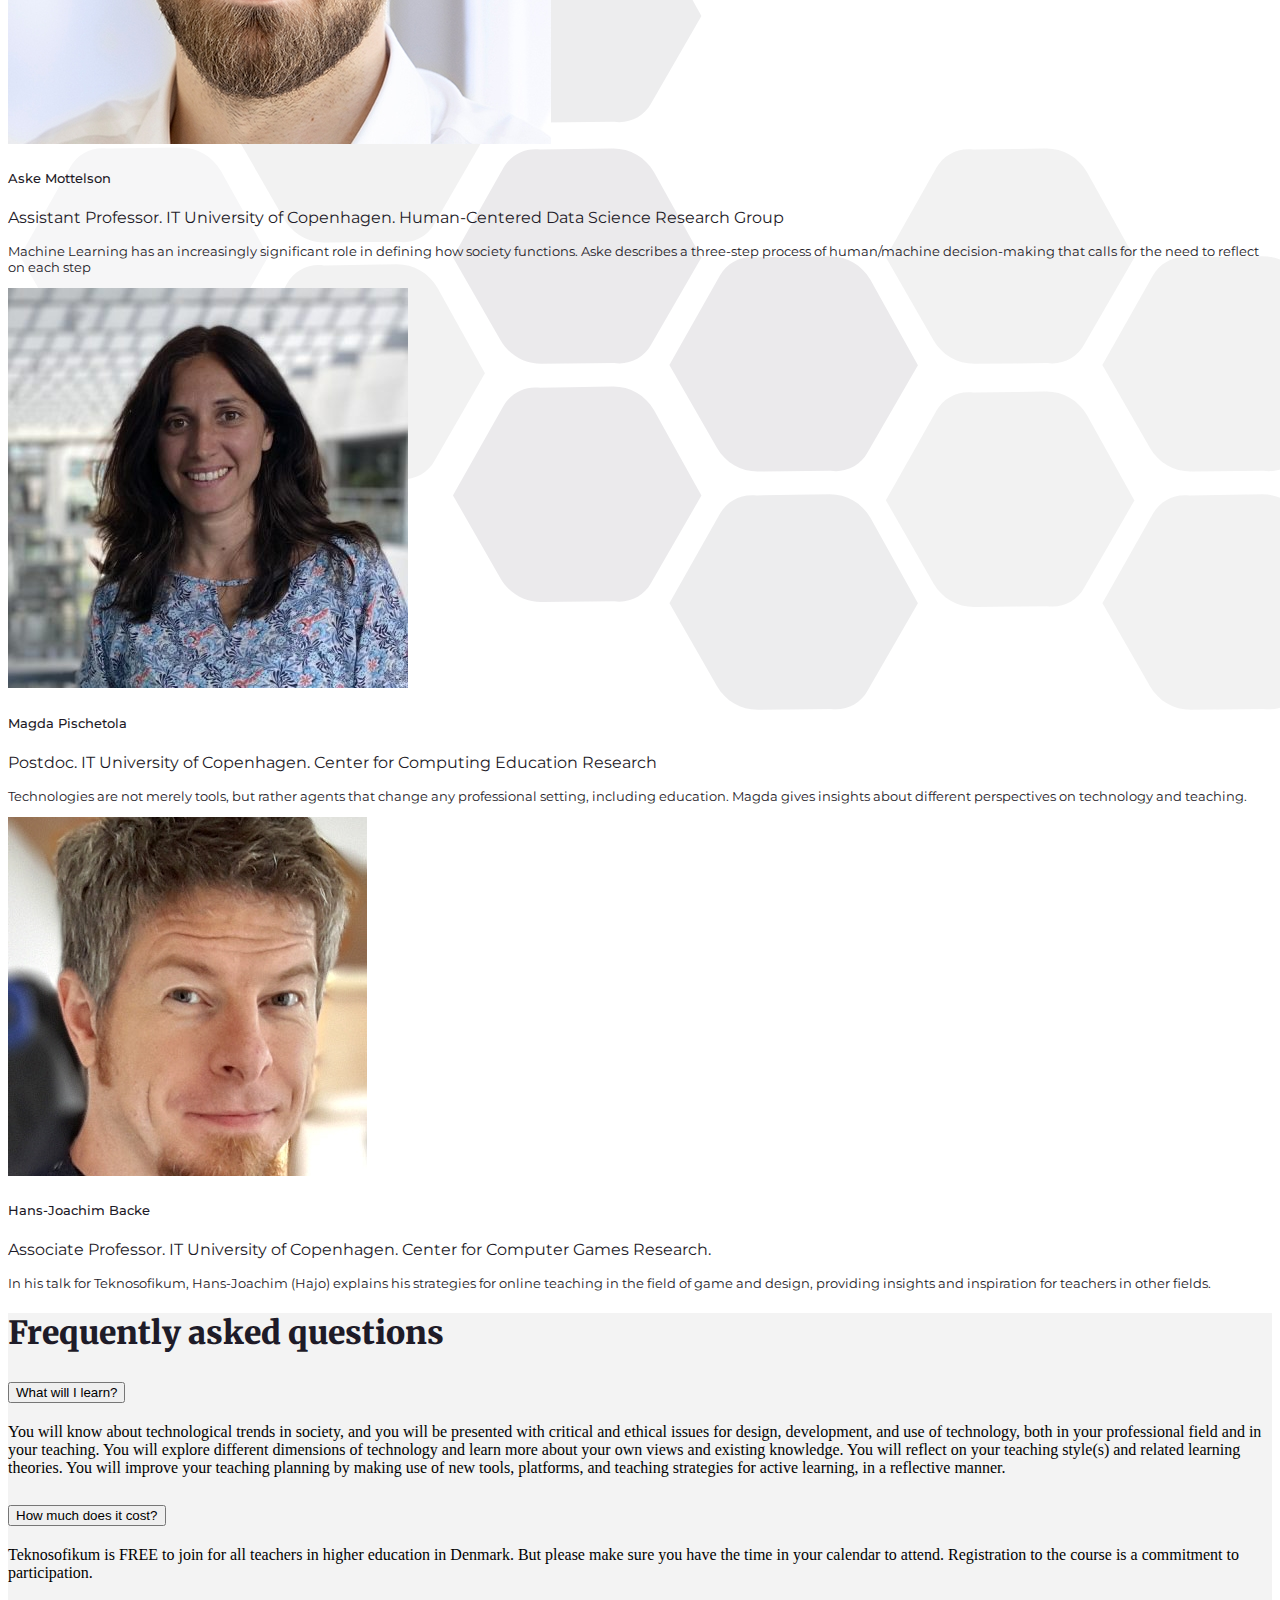
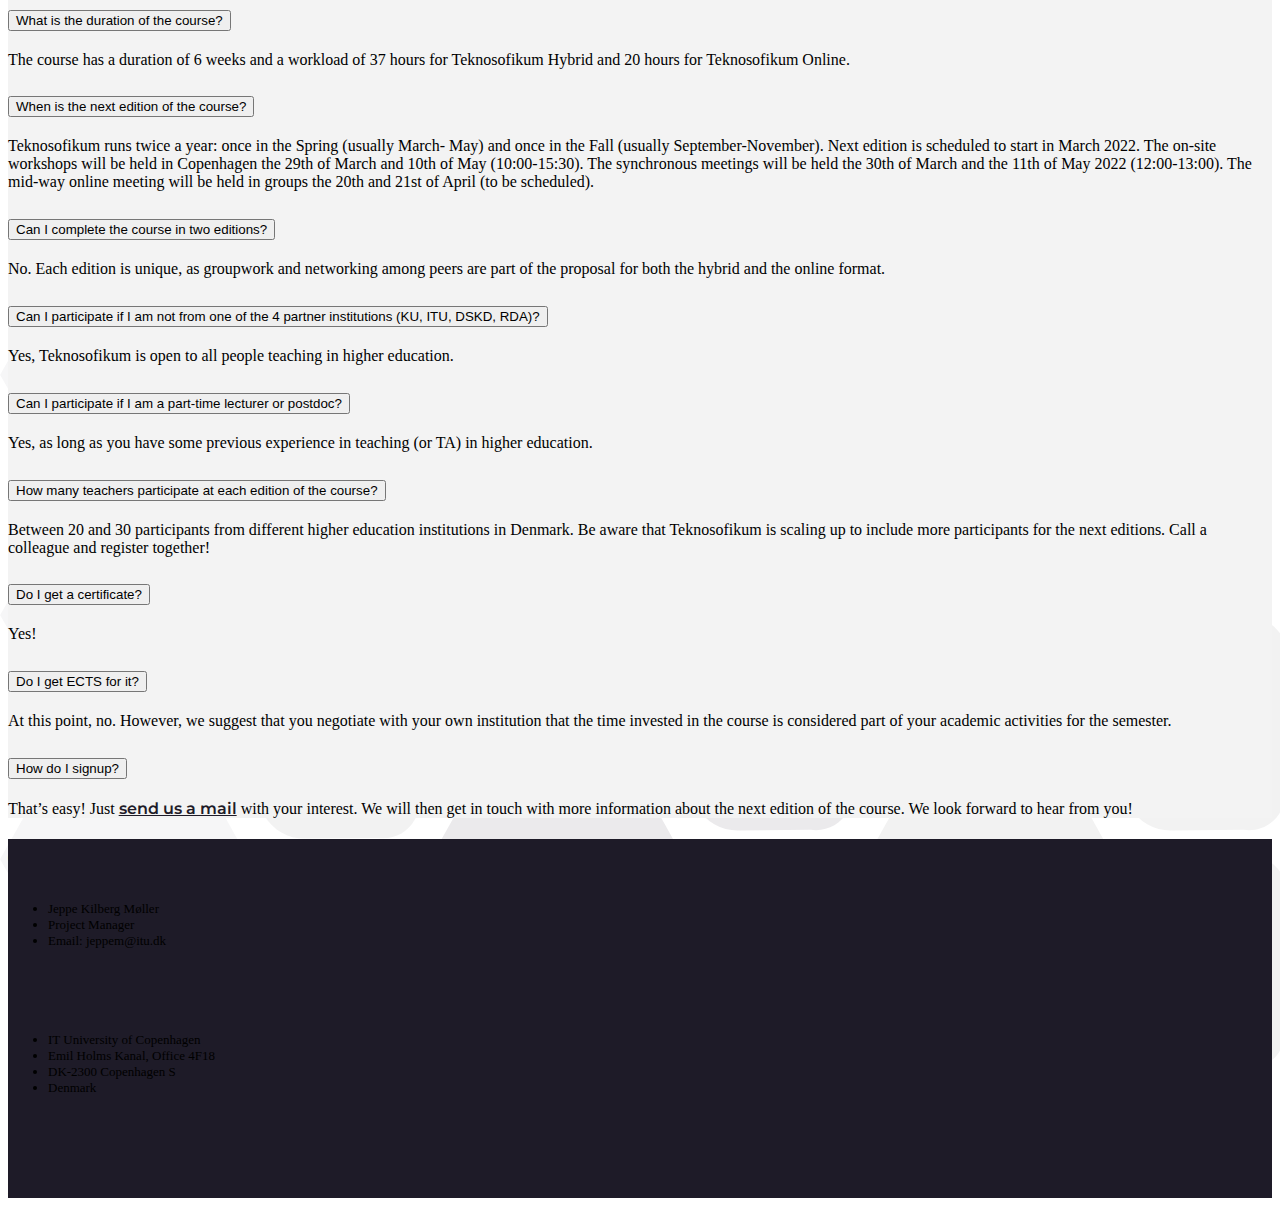
<file: participate.html>
<!DOCTYPE html>
<html lang="en">
  <head>
    <meta charset="UTF-8" />
    <meta name="viewport" content="width=device-width, initial-scale=1.0" />
    <link
      href="https://cdn.jsdelivr.net/npm/bootstrap@5.1.3/dist/css/bootstrap.min.css"
      rel="stylesheet"
      integrity="sha384-1BmE4kWBq78iYhFldvKuhfTAU6auU8tT94WrHftjDbrCEXSU1oBoqyl2QvZ6jIW3"
      crossorigin="anonymous"
    />
    <link rel="stylesheet" type="text/css" href="style.css" />
    <title>Participate | Teknosofikum</title>
    <meta
      name="description"
      content="Professional development in technology education
    Expanding the potential of technology in higher education through professional development, with interdisciplinarity at the core."
    />
    <meta name="twitter:card" content="summary_large_image" />
    <meta name="twitter:title" content="Teknosofikum" />
    <meta
      name="twitter:description"
      content="Professional development in technology education
    Expanding the potential of technology in higher education through professional development, with interdisciplinarity at the core."
    />
    <meta name="twitter:site" content="@teknosofikum" />
    <meta
      name="twitter:image"
      content="https://www.teknosofikum.dk/pics/Participate/Header%20Billede.jpg"
    />
    <meta name="twitter:creator" content="@teknosofikum" />
    <!-- add icon link -->
    <link rel = "icon" href = 
    "/pics/Logo.png" 
            type = "image/x-icon">
  </head>
  <body>
    <!-- navbar -->
    <nav class="navbar navbar-expand-lg navbar-light">
      <div class="container">
        <a class="navbar-brand" href="index.html"
          ><img
            src="/pics/Logo-w-Logotype.png"
            class="img-fluid d-none d-md-block"
            style="width: 10rem"
            alt="logo" />
          <img
            src="/pics/Logo.png"
            class="img-fluid d-md-none"
            style="width: 3rem"
            alt="logo"
        /></a>
        <button
          class="navbar-toggler"
          type="button"
          data-bs-toggle="collapse"
          data-bs-target="#navbarNavAltMarkup"
          aria-controls="navbarNavAltMarkup"
          aria-expanded="false"
          aria-label="Toggle navigation"
        >
          <span class="navbar-toggler-icon"></span>
        </button>
        <div
          class="collapse navbar-collapse justify-content-end navbar-links"
          id="navbarNavAltMarkup"
        >
          <a
            class="nav-link text-decoration-none text-dark mx-3"
            href="about.html"
            >About</a
          >
          <a
            class="nav-link text-decoration-none text-dark mx-3"
            href="participate.html"
            >Participate</a
          >
          <a
            class="nav-link text-decoration-none text-dark mx-3"
            href="partners.html"
            >Partners & Team</a
          >
          <a
            class="nav-link text-decoration-none text-dark mx-3"
            href="news.html"
            >News</a
          >
        </div>
        <div class="justify-content-end">
          <a
            class="btn purple-bg text-light navbar-links rounded-edges px-3 py-1"
            href="https://teknosofikum.itu.dk/my/"
            role="button"
            ><i class="bi bi-globe me-2"></i>Sign in</a
          >
        </div>
      </div>
    </nav>
    <!-- First section of the page -->
    <section class="full-screen">
      <div class="container">
        <div class="row justify-content-between align-items-center">
          <div class="col-sm-5">
            <h1>Participate</h1>
            <p class="mt-3">
              We run the course FOR FREE in the Spring and in the Fall. You
              can join a pure online experience with self-study and meetings (20h), or
              a hybrid format of on-site workshops combined with online
              learning (37h).
            </p>
            <a
              class="btn btn-warning text-light rounded-edges my-3 px-3"
              href="#participate"
              role="button"
              >Participate</a
            >
          </div>
          <div class="col-sm-6">
            <img
              src="/pics/Participate/Header Billede.jpg"
              class="img-fluid mb-5"
              alt="picture of hand"
            />
          </div>
        </div>
      </div>
    </section>
    <!-- learning path -->
    <section class="full-sceen">
      <div class="container">
        <div class="row justify-content-center text-center">
          <div class="col-sm-6">
            <h1>Learning path</h1>
            <p class="mt-4">
              You can choose either a hybrid- or online format in Teknosofikum,
              whichever works best for you. The paths are of a different length
              but are structured similarly. You will get an insight on different
              perspectives on technology and teaching styles, you will meet
              higher education teachers from many different institutions, and
              you will be working in groups as well as individually.
            </p>
            <p>Read more about the difference below.</p>
          </div>
        </div>
        <div class="row">
          <div class="col-sm-12">
            <img
              src="/pics/Participate/Learning Path.png"
              class="img-fluid mb-5"
              alt="picture of learning path"
            />
          </div>
        </div>
      </div>
    </section>
    <!-- workshops courses workload -->
    <section class="grey-bg p-5">
      <div class="container">
        <div class="row justify-content-evenly mt-3">
          <div class="col-md-4">
            <img
              src="/pics/Participate/Workshops.png"
              class="img-fluid"
              style="width: 12rem"
              alt="workshop logo"
            />
            <h1 class="mt-5">Workshops</h1>
            <p>
              On-site workshops are held at the start and the end of
              the learning path. Here, you will work together with
              peers from other institutions. You will learn and
              discuss with them about technological trends in your
              professional field, and you will have the opportunity to
              explore similarities and differences in your teaching
              practices. In the end you will work on your own
              teaching plan including new tools and methods to
              use technology in your subject matter.

            </p>
          </div>
          <div class="col-md-4">
            <img
              src="/pics/Participate/Courses.png"
              class="img-fluid"
              style="width: 12rem"
              alt="courses logo"
            />
            <h1 class="mt-5">Hybrid / Online</h1>
            <p>
              Between the workshops/synchronous meetings, there
              is a path of self-study. Here, you will learn about
              specific topics related to technological trends and
              how they impact the different fields. The topics
              include Machine Learning, Technology regulation, Big
              Data and AI, Technology Design and more. The
              activities are tailored to your field of expertise, so that
              your previous knowledge is enhanced, and used to
              reflect on the potential impacts of technology both on
              your profession and on your teaching. A mid-way
              online meeting will be facilitated along this process, to
              support individual self-study.                        
            </p>
          </div>
        </div>
          <div class="row justify-content-evenly mt-5">
            <div class="col-md-4">
              <img
                src="/pics/Participate/Workload.png"
                class="img-fluid"
                style="width: 12rem"
                alt="workload logo"
              />
              <h1 class="mt-5">Workload</h1>
              <p>
                The course has a duration of 6 weeks and takes place in
                Spring and Fall semesters. <br> Teknosofikum Hybrid has a
                workload of 37 hours of work. For
                Teknosofikum Online, the workload is 20 hours.
              </p>
            </div>
            <div class="col-md-4">
              <img
                src="/pics/Participate/piktogram4.png"
                class="img-fluid"
                style="width: 12rem"
                alt="workload logo"
              />
              <h1 class="mt-5">Meetings</h1>
              <p>
                Teknosofikum online has two synchronous meetings -
                at the start and at the end of the learning path. These
                meetings cover some of the same content as the
                workshops, but in a more compromised format.
              </p>
            </div>
          </div>
        </div>
      </div>
    </section>
    <!-- table for participants
    <section class="full-screen">
      <div class="container">
        <div class="row">
          <div class="col-sm-12 shadow rounded-edges">
            <img
              src="/pics/Participate/Table.svg"
              class="img-fluid"
              alt="table of different courses"
            />
          </div>
        </div>
      </div>
    </section> -->
    <!-- want to participate purple box -->
    <section id="participate" class="full-screen">
      <div class="container">
        <div class="row justify-content-center">
          <div
            class="col-sm-10 d-flex rounded-edges purple-box p-5 justify-content-evenly"
          >
            <div class="w-50">
              <h1 class="text-light">Want to participate?</h1>
              <p class="text-light">
                By pressing participate you will be forwarded to your own mail
                system where you are going to fill out a formula to reach out to
                us.
              </p>
              <a
                class="btn btn-warning text-light rounded-edges my-3 px-5 py-1"
                href="mailto:jeppem@itu.dk?subject=Participate&body=According participation in Teknosofikum
                Thank you for your interest. Please let us know your interest in Teknosofikum, and we will get in touch with you. Best regards, Teknosofikum 
                "
                role="button"
                >Sign up</a
              >
            </div>
            <div>
              <img
                src="/pics/Participate/brev.png"
                style="width: 10rem"
                class="d-none d-lg-block"
                alt="picture of letter"
              />
            </div>
          </div>
        </div>
      </div>
    </section>
    <!-- meet the experts -->
    <section>
      <div class="container-fluid">
        <div class="row my-5">
          <div class="col-sm-5 offset-sm-1">
            <h1>Meet the experts</h1>
            <p class="mt-4">
              In the online part of Teknosofikum, you will meet experts who
              share their perspectives, thoughts, and research. We got you
              covered in technology and educational experts from the fields of
              Law, IT, Design, Teaching and Humanities.
            </p>
          </div>
        </div>
        <div class="row row-cols-1 row-cols-md-2 row-cols-lg-4 g-0 mt-2">


<div class="col">
            <div class="card h-100">
              <img
                src="/pics/Team & Partners/Team billeder/ida e.jpg"
                class="card-img-top"
                alt="Ida Engholm"
              />
              <div class="card-body">
                <h5 class="card-title">Ida Engholm</h5>
                <p class="card-text">
                  Professor. Royal Danish Academy. Cluster for Studies in Danish
                  Design.
                </p>
				<p class="small-text">
                  Ida gives a talk on the history of technology, and on how we are changing from human design to planet design. This has an important impact as design of technologies are changin from serving mankind to serving life.
                </p>
              </div>
            </div>
          </div>
          <div class="col">
            <div class="card h-100">
              <img
                src="/pics/Team & Partners/Team billeder/Claus-Brabrand-1-Krediter-Soren-Kjeldgaard-1000-400x400.jpg"
                class="card-img-top"
                alt="Claus Brabrand"
              />
              <div class="card-body">
                <h5 class="card-title">Claus Brabrand</h5>
                <p class="card-text">
                  Project Group -IT University of Copenhagen – Associate
                  professor, Head of Center for Computing Education Research
                  (CCER)
                </p>
				<p class="small-text">
				The talk by Claus will center around the underrepresentation of women in Computer Science and how this is a problem on a societal, institutional and individual level.
                </p>
              </div>
            </div>
          </div>
		  <div class="col">
            <div class="card h-100">
              <img
                src="/pics/Team & Partners/Team billeder/Cathrine_Hasse_lille.jpg"
                class="card-img-top"
                alt="Cathrine Hasse"
              />
              <div class="card-body">
                <h5 class="card-title">Cathrine Hasse</h5>
                <p class="card-text">
                  Professor. Danish School of Education (AU) - Educational
                  Anthropology.
                </p>
                <p class="small-text">
                  How has technology shifted our professional roles? How do we
                  relate to these constant transformations? Cathrine discusses
                  these complex questions through the definition of
                  ‘technological attentionality.’
                </p>
              </div>
            </div>
          </div>
          <div class="col">
            <div class="card h-100">
              <img
                src="/pics/Team & Partners/Team billeder/roman beck1.jpg"
                class="card-img-top"
                alt="Roman Beck"
              />
              <div class="card-body">
                <h5 class="card-title">Roman Beck</h5>
                <p class="card-text">
                  Professor. IT University of Copenhagen. Head of European
                  Blockchain Center.
                </p>
				 <p class="small-text">
                  Join Teknosofikum to hear Roman, who breaks down and presents blockchain technology and its potential impacts.
                </p>
              </div>
            </div>
          </div>

		  		  <div class="col">
            <div class="card h-100">
              <img
                src="/pics/Team & Partners/Team billeder/jen.png"
                class="card-img-top"
                alt="Jennifer Sykes"
              />
              <div class="card-body">
                <h5 class="card-title">Jennifer Sykes</h5>
                <p class="card-text">
                  Teaching Assistant Professor. Royal Danish Academy. Institute
                  of Visual Design.
                </p>
				<p class="small-text">
                  How can new digital technologies be used in creative development, and what are the ethical implications and biases of these?
				  Jen Sykes gives an engaging talk about creative coding and gives practical examples that participants themselves get to try out and reflect upon. 
                </p>
              </div>
            </div>
          </div>

		
          <div class="col">
            <div class="card h-100">
              <img
                src="/pics/Team & Partners/Team billeder/cancan wang.png"
                class="card-img-top"
                alt="Cancan Wang"
              />
              <div class="card-body">
                <h5 class="card-title">Cancan Wang</h5>
                <p class="card-text">
                  Associate Professor. IT University of Copenhagen. Center for
                  Digital Welfare
                </p>
				<p class="small-text">
                  IT is prevalent in organizational life, so is the regulation of IT. But how are IT and their regulations connected in our daily organizational life? 
				  For Teknosofikum, Cancan Wang talks about governance as an important shaping mechanism of regulation, 
				  and what it means for us as an individual organizational actor.
                </p>
              </div>
            </div>
          </div>
		  
          <div class="col">
            <div class="card h-100">
              <img
                src="/pics/Team & Partners/Team billeder/vedran sekara.jpg"
                class="card-img-top"
                alt="Vedran Sekara"
              />
              <div class="card-body">
                <h5 class="card-title">Vedran Sekara</h5>
                <p class="card-text">
                  Assistant Professor. IT University of Copenhagen. Networks,
                  Data, and Society Research Group (NERDS).
                </p>
                <p class="small-text">
                  Is technology neutral and objective? Vedran explains how big
                  data and algorithms are embedded with biases and human
                  assumptions, and what are the ethical implications for data
                  science
                </p>
              </div>
            </div>
          </div>
          <div class="col">
            <div class="card h-100">
              <img
                src="/pics/Team & Partners/Team billeder/Schwemer_press1-1000-400x400.jpg"
                class="card-img-top"
                alt="Sebastian Schwemer"
              />
              <div class="card-body">
                <h5 class="card-title">Sebastian Schwemer</h5>
                <p class="card-text">
                  Associate Professor. University of Copenhagen. Centre for
                  Information and Innovation Law.
                </p>
                <p class="small-text">
                  For Teknosofikum, Sebastian presents the need to distinguish
                  between regulation of technology and regulation by technology
                  and explores the implications for the legal field.
                </p>
              </div>
            </div>
          </div>
          <div class="col">
            <div class="card h-100">
              <img
                src="/pics/Team & Partners/Team billeder/stina hasse.jpg"
                class="card-img-top"
                alt="Stina Hasse Jørgensen"
              />
              <div class="card-body">
                <h5 class="card-title">Stina Hasse Jørgensen</h5>
                <p class="card-text">
                  Postdoc. IT University of Copenhagen. Research Group Air Lab
                </p>
                <p class="small-text">
                  In a topic focused on the Smart home, Stina gives her critical
                  take on the choices of design and subsequent uses of smart
                  technologies in daily life.
                </p>
              </div>
            </div>
          </div>
          <div class="col">
            <div class="card h-100">
              <img
                src="/pics/Team & Partners/Team billeder/Pawel.png"
                class="card-img-top"
                alt="Pawel Grabarczyk"
              />
              <div class="card-body">
                <h5 class="card-title">Pawel Grabarczyk</h5>
                <p class="card-text">
                  Associate Professor. IT University of Copenhagen. Center for
                  Computing Education Research.
                </p>
                <p class="small-text">
                  What is the difference between old-fashioned AI and Modern AI?
                  Pawel’s talk presents a perspective from philosophy of
                  science, warning about accidental correlations and embedded
                  biases in big data.
                </p>
              </div>
            </div>
          </div>     
          <div class="col">
            <div class="card h-100">
              <img
                src="/pics/Team & Partners/Team billeder/jessamy perriam.jpg"
                class="card-img-top"
                alt="Jessamy Perriam"
              />
              <div class="card-body">
                <h5 class="card-title">Jessamy Perriam</h5>
                <p class="card-text">
                  Assistant Professor. IT University of Copenhagen. Technologies
                  in Practice Research Group.
                </p>
                <p class="small-text">
                  For Teknosofikum, Jessamy brings a sociological perspective on
                  diversity, and discusses the need to tell more than one story,
                  giving space for different ways of being.
                </p>
              </div>
            </div>
          </div>
		  <div class="col">
            <div class="card h-100">
              <img
                src="/pics/Team & Partners/Team billeder/aske mottelson.jpg"
                class="card-img-top"
                alt="Aske Mottelson"
              />
              <div class="card-body">
                <h5 class="card-title">Aske Mottelson</h5>
                <p class="card-text">
                  Assistant Professor. IT University of Copenhagen.
                  Human-Centered Data Science Research Group
                </p>
                <p class="small-text">
                  Machine Learning has an increasingly significant role in
                  defining how society functions. Aske describes a three-step
                  process of human/machine decision-making that calls for the
                  need to reflect on each step
                </p>
              </div>
            </div>
          </div>
		  
		    <div class="col">
            <div class="card h-100">
              <img
                src="/pics/Team & Partners/Team billeder/Magda-Pischetola-1000-400x400.jpg"
                class="card-img-top"
                alt="Magda Pischetola"
              />
              <div class="card-body">
                <h5 class="card-title">Magda Pischetola</h5>
                <p class="card-text">
                  Postdoc. IT University of Copenhagen. Center for Computing
                  Education Research
                </p>
                <p class="small-text">
                  Technologies are not merely tools, but rather agents that
                  change any professional setting, including education. Magda
                  gives insights about different perspectives on technology and
                  teaching.
                </p>
              </div>
            </div>
          </div>
          <div class="col">
            <div class="card h-100">
              <img
                src="/pics/Team & Partners/Team billeder/hajo backe.jpg"
                class="card-img-top"
                alt="Hans-Joachim Backe"
              />
              <div class="card-body">
                <h5 class="card-title">Hans-Joachim Backe</h5>
                <p class="card-text">
                  Associate Professor. IT University of Copenhagen. Center for
                  Computer Games Research.
                </p>
                <p class="small-text">
                  In his talk for Teknosofikum, Hans-Joachim (Hajo) explains his
                  strategies for online teaching in the field of game and
                  design, providing insights and inspiration for teachers in
                  other fields.
                </p>
              </div>
            </div>
          </div>

		<!-- ISAK WORRE NOT CURRENTLY INCLUDED  
		   <div class="col">
            <div class="card h-100">
              <img
                src="/pics/Team & Partners/Team billeder/Isak_Foged.jpg"
                class="card-img-top"
                alt="Isak Worre"
              />
              <div class="card-body">
                <h5 class="card-title">Isak Worre</h5>
                <p class="card-text">
                  Professor WSR. Royal Danish Academy. Institute of Architecture
                  and Design
                </p>
                <p class="small-text">
                  For Teknosofikum, Isak gives a talk about the use of
                  representations and models in Design, and the implications of
                  giving the power of decision-making to new technologies.
                </p>
              </div>
            </div>
          </div>
		  -->
		  
        </div>
      </div>
    </section>
        <!-- large FAQ -->
        <section id="faq" class="grey-bg p-5">
          <div class="container">
            <div class="row mt-5">
              <div class="col-sm-12">
                <h1 class="text-center">Frequently asked questions</h1>
              </div>
            </div>
            <div class="row mt-5 justify-content-center">
              <div class="accordion accordion-flush col-sm-10" id="accordionFlush">
                <div class="accordion-item">
                  <h2 class="accordion-header" id="flush-headingOne">
                    <button
                      class="accordion-button collapsed"
                      type="button"
                      data-bs-toggle="collapse"
                      data-bs-target="#flush-collapseOne"
                      aria-expanded="false"
                      aria-controls="flush-collapseOne"
                    >
                      What will I learn?
                    </button>
                  </h2>
                  <div
                    id="flush-collapseOne"
                    class="accordion-collapse collapse"
                    aria-labelledby="flush-headingOne"
                    data-bs-parent="#accordionFlush"
                  >
                    <div class="accordion-body">
                      You will know about technological trends in society, and you
                      will be presented with critical and ethical issues for design,
                      development, and use of technology, both in your professional
                      field and in your teaching. You will explore different
                      dimensions of technology and learn more about your own views
                      and existing knowledge. You will reflect on your teaching
                      style(s) and related learning theories. You will improve your
                      teaching planning by making use of new tools, platforms, and
                      teaching strategies for active learning, in a reflective
                      manner.
                    </div>
                  </div>
                </div>
                <div class="accordion-item">
                  <h2 class="accordion-header" id="flush-headingTwo">
                    <button
                      class="accordion-button collapsed"
                      type="button"
                      data-bs-toggle="collapse"
                      data-bs-target="#flush-collapseTwo"
                      aria-expanded="false"
                      aria-controls="flush-collapseTwo"
                    >
                      How much does it cost?
                    </button>
                  </h2>
                  <div
                    id="flush-collapseTwo"
                    class="accordion-collapse collapse"
                    aria-labelledby="flush-headingTwo"
                    data-bs-parent="#accordionFlush"
                  >
                    <div class="accordion-body">
                      Teknosofikum is FREE to join for all teachers in higher
                      education in Denmark. But please make sure you have the time
                      in your calendar to attend. Registration to the course is a
                      commitment to participation.
                    </div>
                  </div>
                </div>
                <div class="accordion-item">
                  <h2 class="accordion-header" id="flush-headingThree">
                    <button
                      class="accordion-button collapsed"
                      type="button"
                      data-bs-toggle="collapse"
                      data-bs-target="#flush-collapseThree"
                      aria-expanded="false"
                      aria-controls="flush-collapseThree"
                    >
                      What is the duration of the course?
                    </button>
                  </h2>
                  <div
                    id="flush-collapseThree"
                    class="accordion-collapse collapse"
                    aria-labelledby="flush-headingThree"
                    data-bs-parent="#accordionFlush"
                  >
                    <div class="accordion-body">
                      The course has a duration of 6 weeks and a workload of 37
                      hours for Teknosofikum Hybrid and 20 hours for Teknosofikum
                      Online.
                    </div>
                  </div>
                </div>
                <div class="accordion-item">
                  <h2 class="accordion-header" id="flush-headingFour">
                    <button
                      class="accordion-button collapsed"
                      type="button"
                      data-bs-toggle="collapse"
                      data-bs-target="#flush-collapseFour"
                      aria-expanded="false"
                      aria-controls="flush-collapseFour"
                    >
                      When is the next edition of the course?
                    </button>
                  </h2>
                  <div
                    id="flush-collapseFour"
                    class="accordion-collapse collapse"
                    aria-labelledby="flush-headingFour"
                    data-bs-parent="#accordionFlush"
                  >
                    <div class="accordion-body">
                      Teknosofikum runs twice a year: once in the Spring (usually
                      March- May) and once in the Fall (usually September-November).
                      Next edition is scheduled to start in March 2022. The on-site
                      workshops will be held in Copenhagen the 29th of March and
                      10th of May (10:00-15:30). The synchronous meetings will be
                      held the 30th of March and the 11th of May 2022 (12:00-13:00).
                      The mid-way online meeting will be held in groups the 20th and
                      21st of April (to be scheduled).
                    </div>
                  </div>
                </div>
                <div class="accordion-item">
                  <h2 class="accordion-header" id="flush-headingFive">
                    <button
                      class="accordion-button collapsed"
                      type="button"
                      data-bs-toggle="collapse"
                      data-bs-target="#flush-collapseFive"
                      aria-expanded="false"
                      aria-controls="flush-collapseFive"
                    >
                      Can I complete the course in two editions?
                    </button>
                  </h2>
                  <div
                    id="flush-collapseFive"
                    class="accordion-collapse collapse"
                    aria-labelledby="flush-headingFive"
                    data-bs-parent="#accordionFlush"
                  >
                    <div class="accordion-body">
                      No. Each edition is unique, as groupwork and networking among
                      peers are part of the proposal for both the hybrid and the
                      online format.
                    </div>
                  </div>
                </div>
                <div class="accordion-item">
                  <h2 class="accordion-header" id="flush-headingSix">
                    <button
                      class="accordion-button collapsed"
                      type="button"
                      data-bs-toggle="collapse"
                      data-bs-target="#flush-collapseSix"
                      aria-expanded="false"
                      aria-controls="flush-collapseSix"
                    >
                      Can I participate if I am not from one of the 4 partner
                      institutions (KU, ITU, DSKD, RDA)?
                    </button>
                  </h2>
                  <div
                    id="flush-collapseSix"
                    class="accordion-collapse collapse"
                    aria-labelledby="flush-headingSix"
                    data-bs-parent="#accordionFlush"
                  >
                    <div class="accordion-body">
                      Yes, Teknosofikum is open to all people teaching in higher
                      education.
                    </div>
                  </div>
                </div>
                <div class="accordion-item">
                  <h2 class="accordion-header" id="flush-headingSeven">
                    <button
                      class="accordion-button collapsed"
                      type="button"
                      data-bs-toggle="collapse"
                      data-bs-target="#flush-collapseSeven"
                      aria-expanded="false"
                      aria-controls="flush-collapseSeven"
                    >
                      Can I participate if I am a part-time lecturer or postdoc?
                    </button>
                  </h2>
                  <div
                    id="flush-collapseSeven"
                    class="accordion-collapse collapse"
                    aria-labelledby="flush-headingSeven"
                    data-bs-parent="#accordionFlush"
                  >
                    <div class="accordion-body">
                      Yes, as long as you have some previous experience in teaching
                      (or TA) in higher education.
                    </div>
                  </div>
                </div>
                <div class="accordion-item">
                  <h2 class="accordion-header" id="flush-headingEight">
                    <button
                      class="accordion-button collapsed"
                      type="button"
                      data-bs-toggle="collapse"
                      data-bs-target="#flush-collapseEight"
                      aria-expanded="false"
                      aria-controls="flush-collapseEight"
                    >
                      How many teachers participate at each edition of the course?
                    </button>
                  </h2>
                  <div
                    id="flush-collapseEight"
                    class="accordion-collapse collapse"
                    aria-labelledby="flush-headingEight"
                    data-bs-parent="#accordionFlush"
                  >
                    <div class="accordion-body">
                      Between 20 and 30 participants from different higher education
                      institutions in Denmark. Be aware that Teknosofikum is scaling
                      up to include more participants for the next editions. Call a
                      colleague and register together!
                    </div>
                  </div>
                </div>
                <div class="accordion-item">
                  <h2 class="accordion-header" id="flush-headingNine">
                    <button
                      class="accordion-button collapsed"
                      type="button"
                      data-bs-toggle="collapse"
                      data-bs-target="#flush-collapseNine"
                      aria-expanded="false"
                      aria-controls="flush-collapseNine"
                    >
                      Do I get a certificate?
                    </button>
                  </h2>
                  <div
                    id="flush-collapseNine"
                    class="accordion-collapse collapse"
                    aria-labelledby="flush-headingNine"
                    data-bs-parent="#accordionFlush"
                  >
                    <div class="accordion-body">Yes!</div>
                  </div>
                </div>
                <div class="accordion-item">
                  <h2 class="accordion-header" id="flush-headingTen">
                    <button
                      class="accordion-button collapsed"
                      type="button"
                      data-bs-toggle="collapse"
                      data-bs-target="#flush-collapseTen"
                      aria-expanded="false"
                      aria-controls="flush-collapseTen"
                    >
                      Do I get ECTS for it?
                    </button>
                  </h2>
                  <div
                    id="flush-collapseTen"
                    class="accordion-collapse collapse"
                    aria-labelledby="flush-headingTen"
                    data-bs-parent="#accordionFlush"
                  >
                    <div class="accordion-body">
                      At this point, no. However, we suggest that you negotiate with
                      your own institution that the time invested in the course is
                      considered part of your academic activities for the semester.
                    </div>
                  </div>
                </div>
                <div class="accordion-item">
                  <h2 class="accordion-header" id="flush-headingEleven">
                    <button
                      class="accordion-button collapsed"
                      type="button"
                      data-bs-toggle="collapse"
                      data-bs-target="#flush-collapseEleven"
                      aria-expanded="false"
                      aria-controls="flush-collapseEleven"
                    >
                      How do I signup?
                    </button>
                  </h2>
                  <div
                    id="flush-collapseEleven"
                    class="accordion-collapse collapse"
                    aria-labelledby="flush-headingEleven"
                    data-bs-parent="#accordionFlush"
                  >
                    <div class="accordion-body">
                      That’s easy! Just <a href="mailto:jeppem@itu.dk?subject=Participation in Teknosofikum&body=Thank you for your interest in joining Teknosofikum.
					  Please let us know which format of Teknosofikum you would like to participate in, and we will get back to you with more information. Best regards, Teknosofikum" 
                      "">send us a mail</a> with your interest. We will then get in touch with more information about the next edition of the course. We look forward to hear from you!
                    </div>
                  </div>
                </div>
              </div>
            </div>
          </div>
        </section>
    <!-- footer -->
    <div class="container-fluid mt-5 purple-bg text-light p-5">
      <div class="container">
        <div class="row justify-content-center">
          <div class="col-sm-4">
            <h1 class="fs-3 text-light">Contact us</h1>
            <ul class="list-unstyled small-text">
              <li>Jeppe Kilberg Møller</li>
              <li>Project Manager</li>
              <li>Email: jeppem@itu.dk</li>
            </ul>
          </div>
          <div class="col-sm-4">
            <h1 class="fs-3 text-light">Find us</h1>
            <ul class="list-unstyled small-text">
              <li>IT University of Copenhagen</li>
              <li>Emil Holms Kanal, Office 4F18</li>
              <li>DK-2300 Copenhagen S</li>
              <li>Denmark</li>
            </ul>
          </div>
          <div class="col-sm-4">
            <h1 class="fs-3 text-light">Follow us</h1>
            <a href="https://twitter.com/teknosofikum"
              ><i class="bi fs-1 bi-twitter m-3 text-light d-block"></i
            ></a>
            <a
              href="https://www.was.digst.dk/teknosofikum-dk"
              class="text-light text-small text-decoration-none"
              >Tilgængelighedserklæring</a
            >
          </div>
        </div>
      </div>
    </div>
    <script
      src="https://cdn.jsdelivr.net/npm/bootstrap@5.1.3/dist/js/bootstrap.bundle.min.js"
      integrity="sha384-ka7Sk0Gln4gmtz2MlQnikT1wXgYsOg+OMhuP+IlRH9sENBO0LRn5q+8nbTov4+1p"
      crossorigin="anonymous"
    ></script>
  </body>
</html>
</file>
<file: style.css>
@import url("https://fonts.googleapis.com/css2?family=Merriweather:wght@700;900&family=Montserrat:wght@400;500;600&display=swap");
@import url("https://cdn.jsdelivr.net/npm/bootstrap-icons@1.7.2/font/bootstrap-icons.css");

/* 
font-family: 'Merriweather', serif;
font-family: 'Montserrat', sans-serif; 
*/

body {
  background-image: url("/pics/Bikuber-Full.svg");
  background-size: cover;
}

h1 {
  font-family: "Merriweather", serif;
  font-weight: 900;
  color: #1e1b28;
}

h2,
h3,
h4,
h5 {
  font-family: "Montserrat", serif;
  font-weight: 500;
  color: #1e1b28;
}

img {
  max-width: 100vw;
}

a {
  font-family: "Montserrat", serif;
  font-weight: 600;
  color: #1e1b28;
}

p {
  font-family: "Montserrat", serif;
  font-weight: 400;
  color: #1e1b28;
}

.links {
  font-family: "Montserrat", serif;
  font-weight: 600;
  color: lightskyblue;
}

.small-headline {
  font-family: "Montserrat", serif;
  font-weight: 600;
}

.navbar-links {
  font-size: small;
}

.small-text {
  font-size: small;
}

.light-green {
  color: #48a88f;
}

.green-bg {
  background-color: #48a88f;
}

.grey-bg {
  background-color: #f3f3f3;
}

.purple-bg {
  background-color: #1e1b28;
}

.purple-box {
  background-image: url("/pics/Participate/Graphic\ Purple\ Stripes.png");
  background-size: cover;
}

.orange {
  color: #fcbf5b;
}

.rounded-edges {
  border-radius: 40px;
}

.pic-round-edge-left {
  border-bottom-left-radius: 40px;
  border-top-left-radius: 40px;
}

/* media query to fix orange boxes around pics */
@media screen and (min-width: 40em) {
  .full-screen {
    padding-block: 7%;
  }

  .small-text {
    font-size: small;
  }
}
</file>
